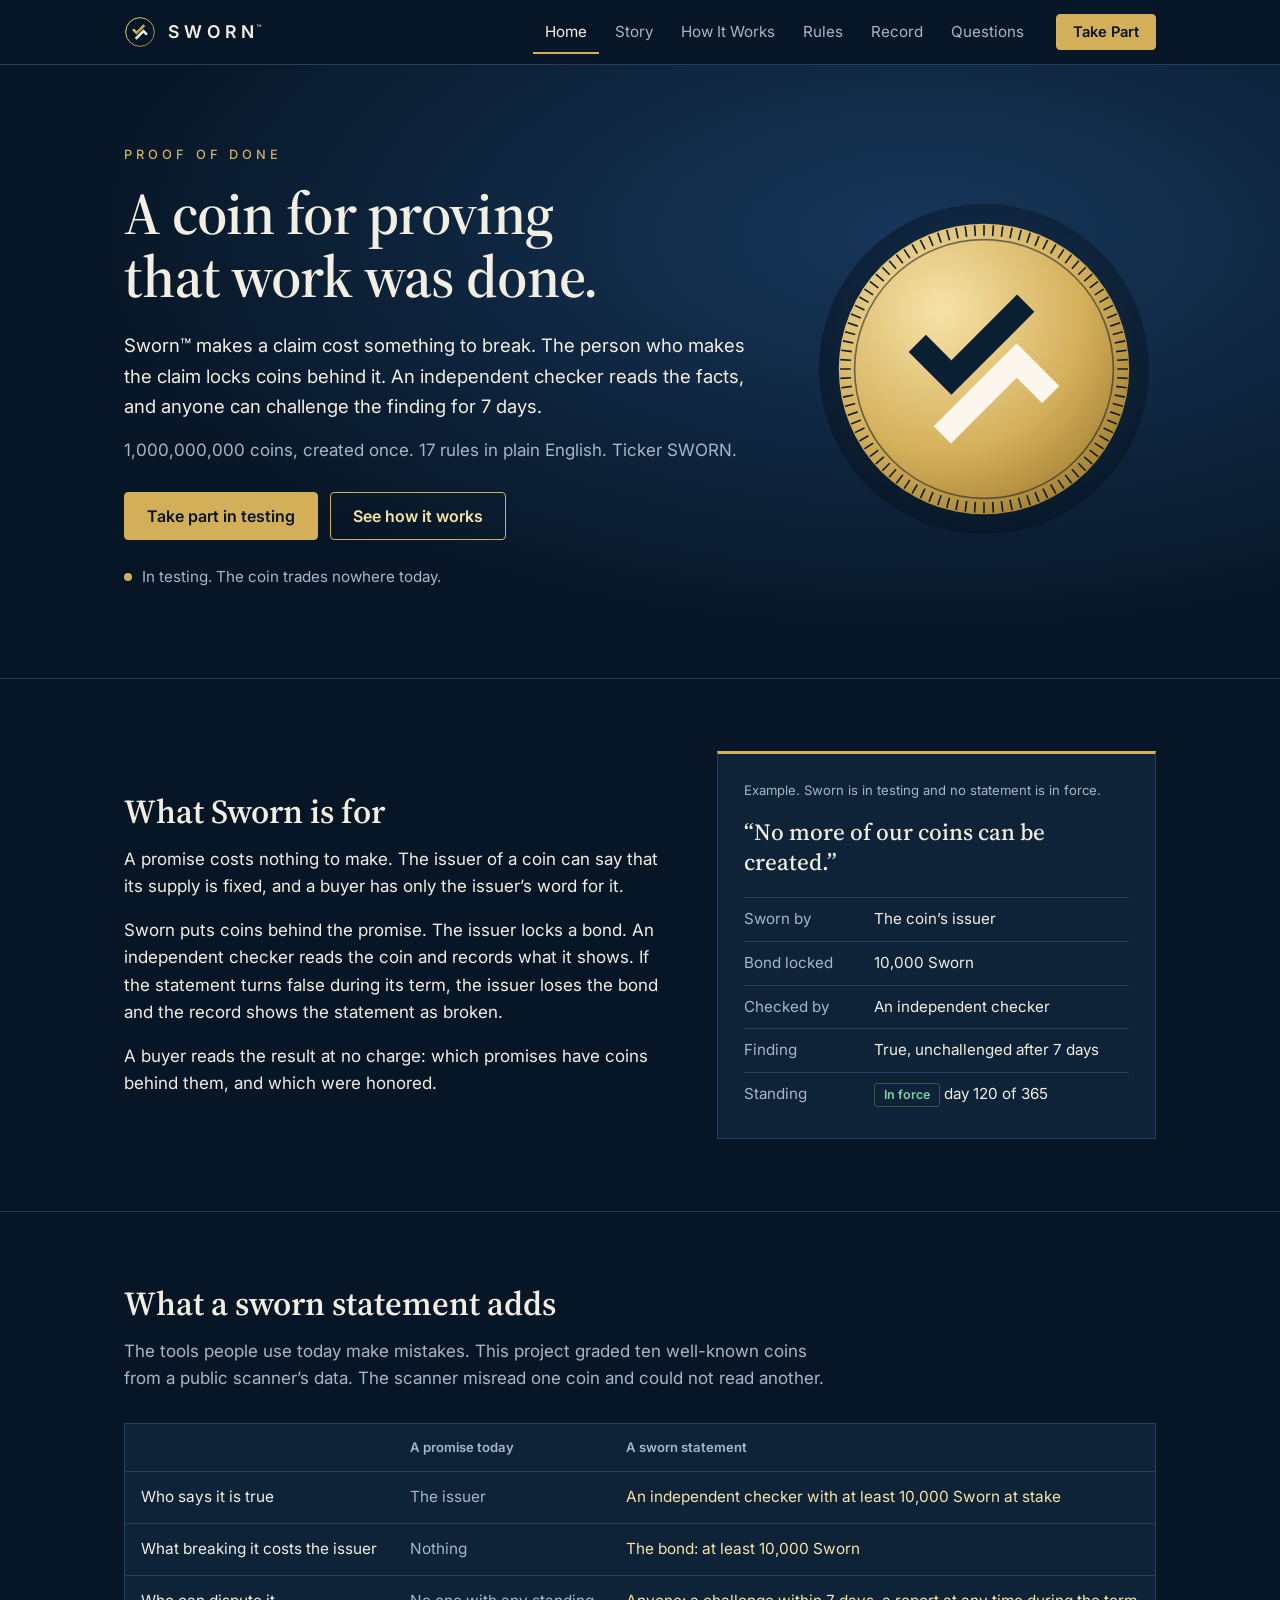
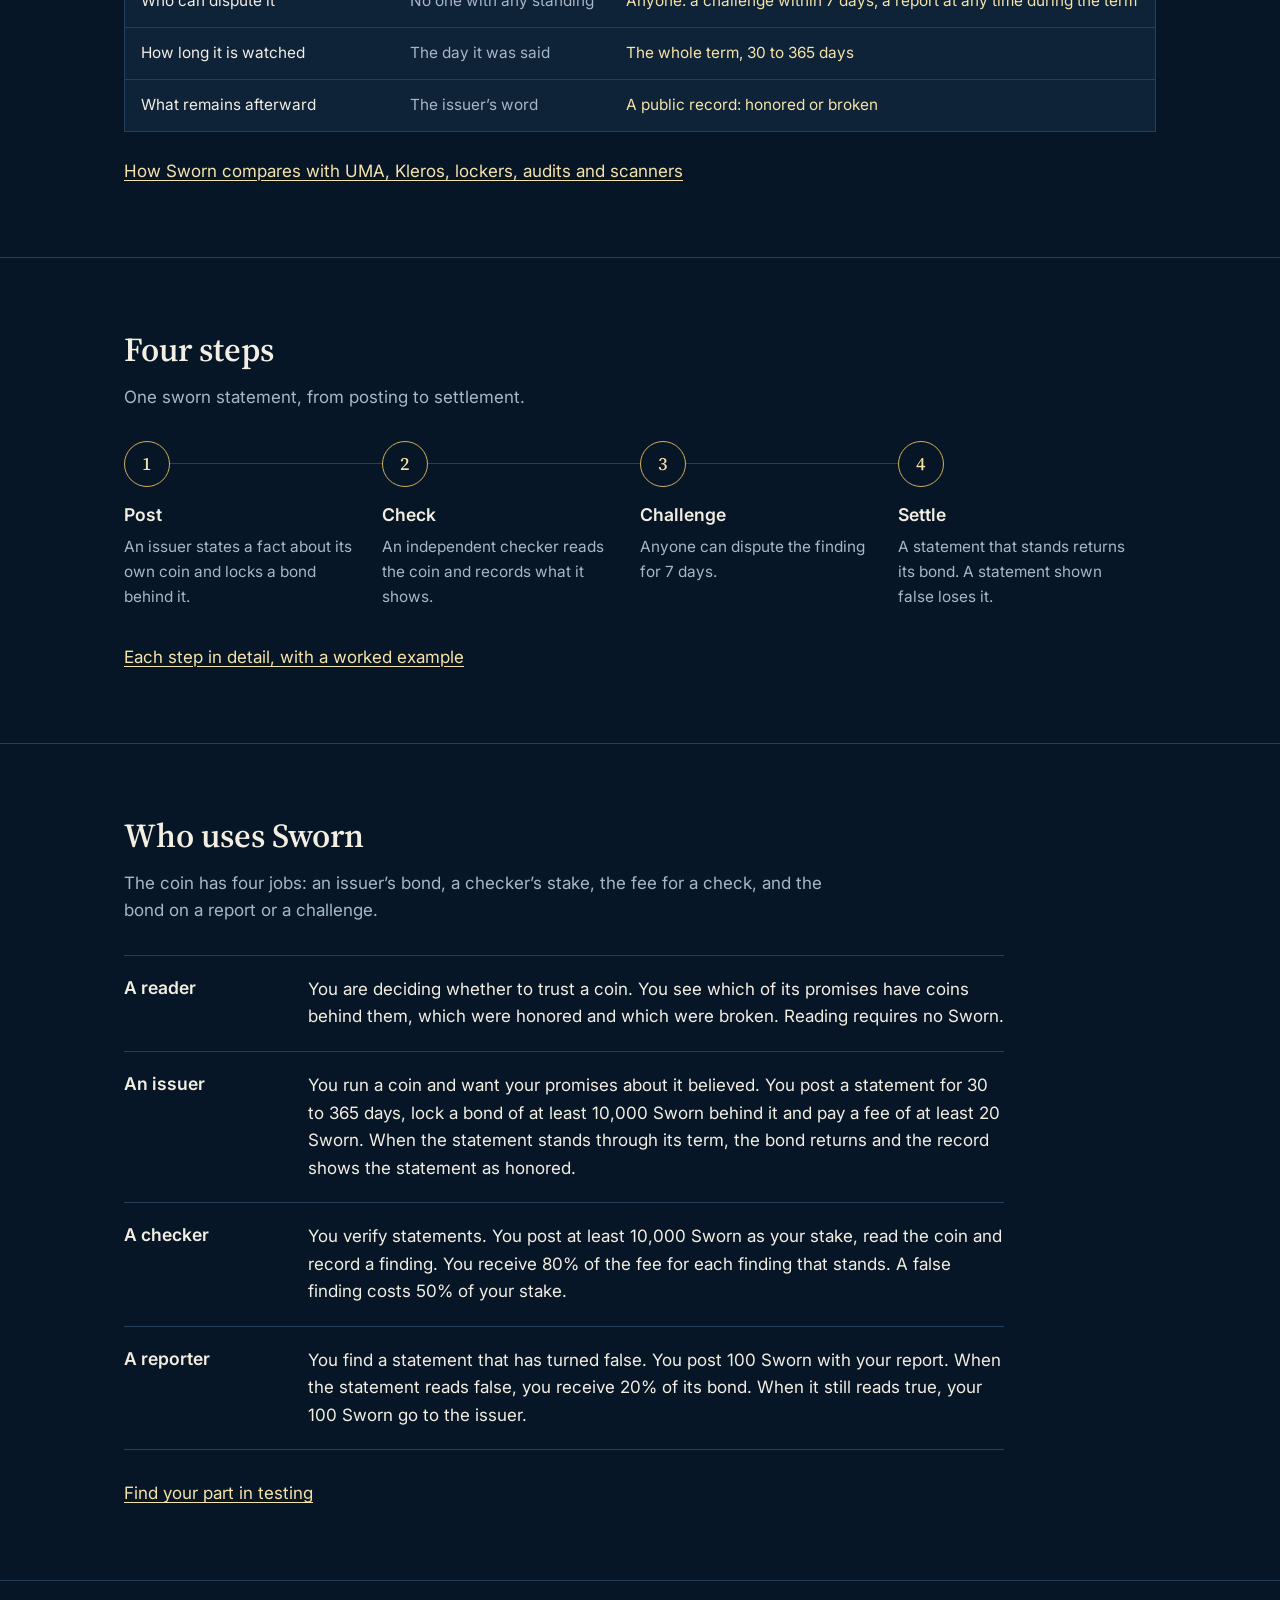
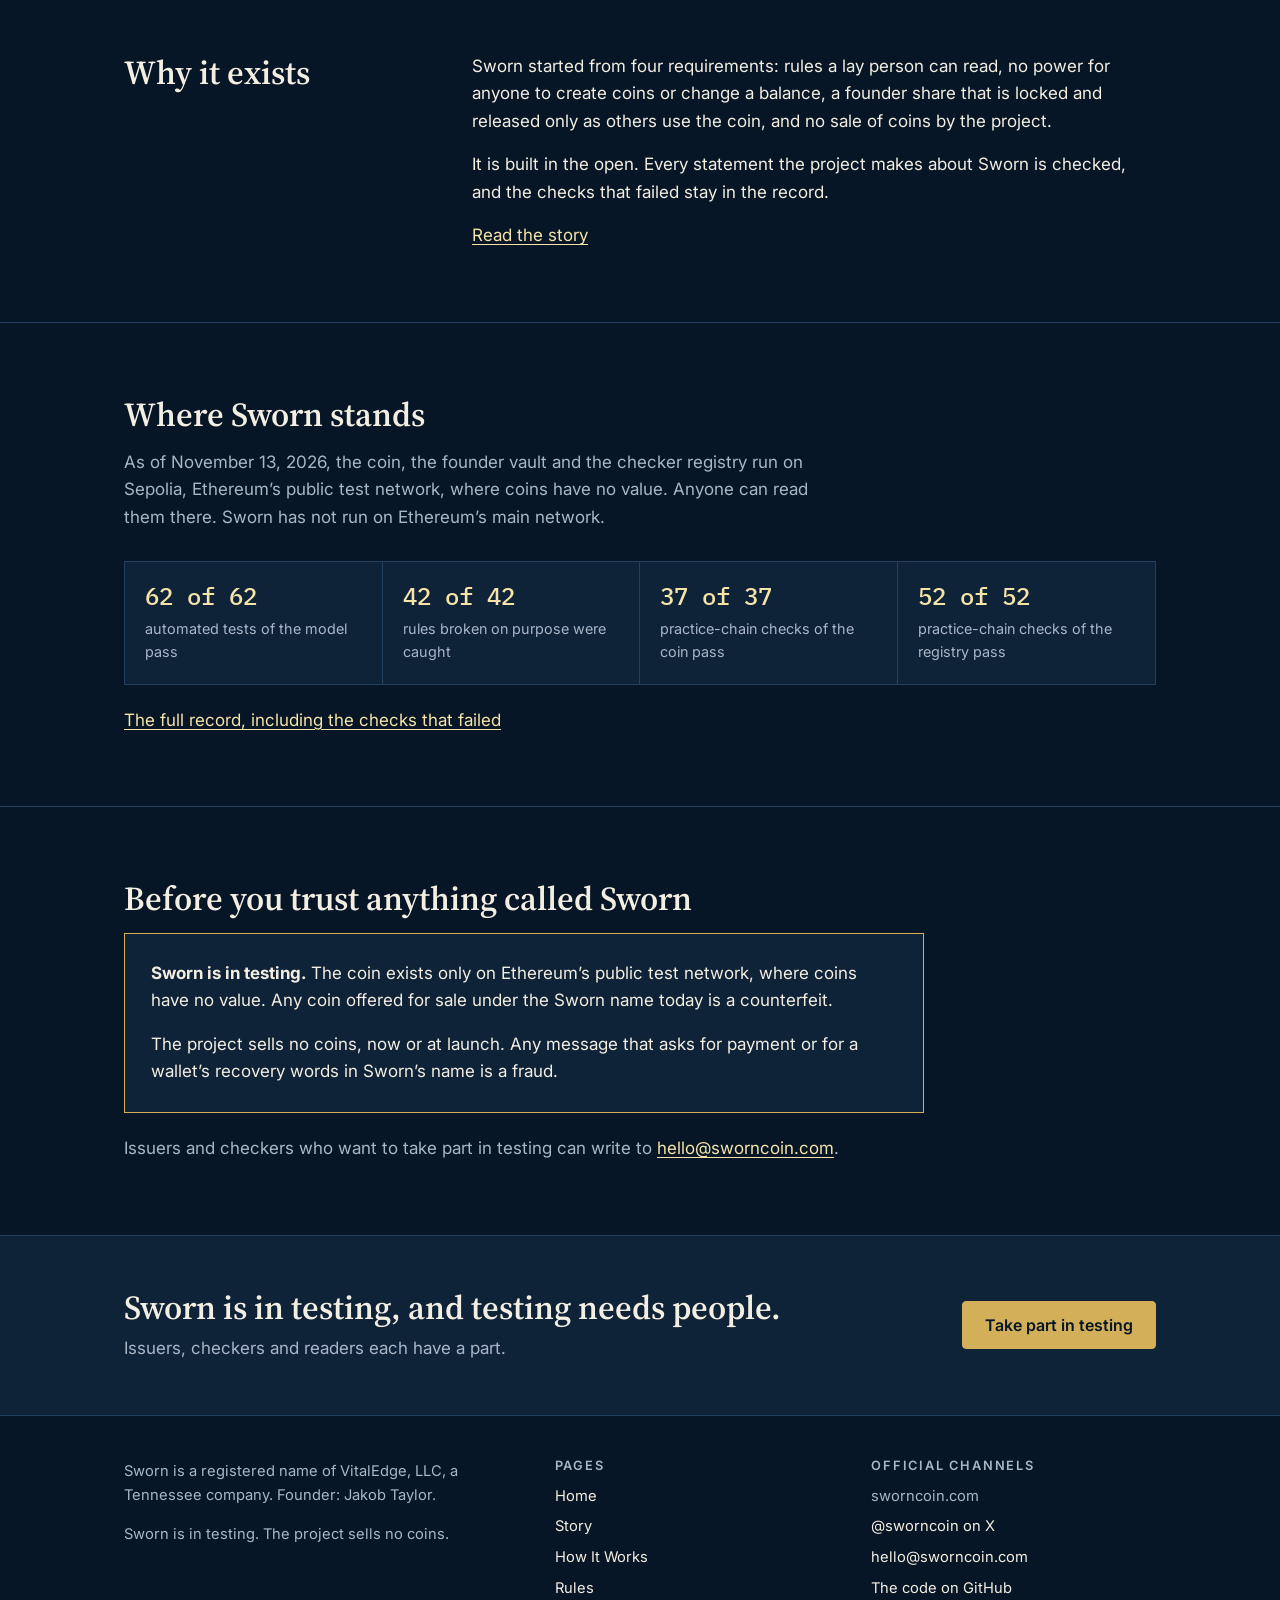
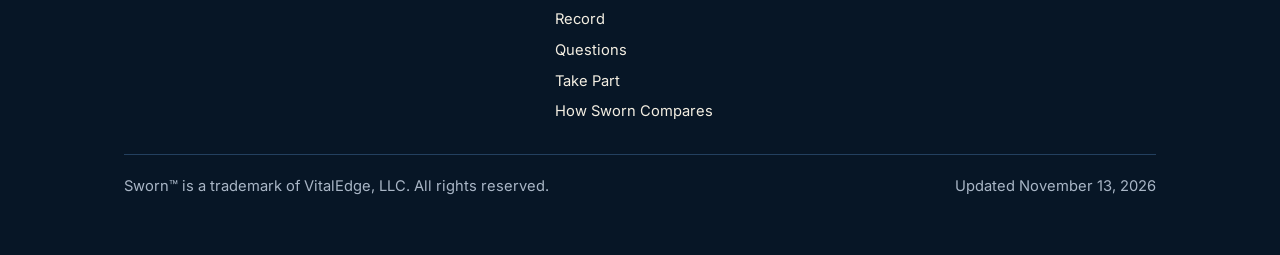
<file: index.html>
<!DOCTYPE html>
<html lang="en">
<head>
<meta charset="utf-8">
<meta name="viewport" content="width=device-width, initial-scale=1">
<title>Sworn™ | A Coin for Proving That Work Was Done</title>
<meta name="description" content="Sworn is a coin for proving that a claim is true: a bond, an independent check and a 7-day challenge. Fixed supply of 1 billion. In testing now.">
<link rel="canonical" href="https://sworncoin.com/">
<link rel="icon" type="image/svg+xml" href="favicon.svg">
<link rel="apple-touch-icon" href="sworn-profile-800.png">
<meta property="og:type" content="website">
<meta property="og:site_name" content="Sworn">
<meta property="og:url" content="https://sworncoin.com/">
<meta property="og:title" content="Sworn™ | A Coin for Proving That Work Was Done">
<meta property="og:description" content="Sworn is a coin for proving that a claim is true: a bond, an independent check and a 7-day challenge. Fixed supply of 1 billion. In testing now.">
<meta property="og:image" content="https://sworncoin.com/sworn-share-1200x630.png">
<meta property="og:image:width" content="1200">
<meta property="og:image:height" content="630">
<meta property="og:image:alt" content="The Sworn coin beside the words Sworn, Proof of Done">
<meta name="twitter:card" content="summary_large_image">
<meta name="twitter:site" content="@sworncoin">
<meta name="theme-color" content="#071626">
<link rel="preconnect" href="https://fonts.googleapis.com">
<link rel="preconnect" href="https://fonts.gstatic.com" crossorigin>
<link href="https://fonts.googleapis.com/css2?family=IBM+Plex+Mono:wght@400;500&family=Inter:wght@400;500;600&family=Source+Serif+4:opsz,wght@8..60,500;8..60,600&display=swap" rel="stylesheet">
<link rel="stylesheet" href="site.css">
<script type="application/ld+json">{"@context":"https://schema.org","@type":"Organization","name":"Sworn","legalName":"VITALEDGE, LLC","url":"https://sworncoin.com/","logo":"https://sworncoin.com/sworn-profile-800.png","email":"hello@sworncoin.com","founder":{"@type":"Person","name":"Jakob Taylor"},"sameAs":["https://x.com/sworncoin"]}</script>
</head>
<body>
<a class="skip" href="#main">Go to the main text</a>
<header class="top"><div class="wrap">
  <a class="brand" href="./" aria-label="Sworn, home"><svg width="32" height="32" viewBox="0 0 1000 1000" aria-hidden="true"><defs><linearGradient id="mg" x1="0" y1="0" x2="1" y2="1"><stop offset="0" stop-color="#F6E3A8"/><stop offset=".5" stop-color="#D4AF5A"/><stop offset="1" stop-color="#9C7526"/></linearGradient></defs><circle cx="500" cy="500" r="448" fill="none" stroke="url(#mg)" stroke-width="30"/><g transform="translate(500 500) scale(.92) translate(-500 -500)"><path d="M265 410 L385 530 L647 268" fill="none" stroke="url(#mg)" stroke-width="84"/><path d="M735 590 L615 470 L353 732" fill="none" stroke="#F3EEE2" stroke-width="84"/></g></svg><span>SWORN<sup>™</sup></span></a>
  <nav aria-label="Main"><ul><li><a href="./" aria-current="page">Home</a></li><li><a href="story/">Story</a></li><li><a href="how-it-works/">How It Works</a></li><li><a href="rules/">Rules</a></li><li><a href="record/">Record</a></li><li><a href="questions/">Questions</a></li></ul></nav>
  <a class="btn primary small" href="take-part/">Take Part</a>
</div></header>
<main id="main">

<div class="hero"><div class="wrap">
  <div>
    <p class="eyebrow">Proof of Done</p>
    <h1>A coin for proving that work was done.</h1>
    <p class="lede">Sworn™ makes a claim cost something to break. The person who makes the claim locks coins behind it. An independent checker reads the facts, and anyone can challenge the finding for 7 days.</p>
    <p class="facts">1,000,000,000 coins, created once. 17 rules in plain English. Ticker SWORN.</p>
    <div class="actions"><a class="btn primary" href="take-part/">Take part in testing</a><a class="btn quiet" href="how-it-works/">See how it works</a></div>
    <span class="status">In testing. The coin trades nowhere today.</span>
  </div>
  <img src="sworn-coin.svg" width="330" height="330" alt="The Sworn coin: two interlocked check marks on a gold face">
</div></div>

<section aria-labelledby="h-purpose"><div class="wrap two">
  <div class="prose">
    <h2 id="h-purpose">What Sworn is for</h2>
    <p>A promise costs nothing to make. The issuer of a coin can say that its supply is fixed, and a buyer has only the issuer’s word for it.</p>
    <p>Sworn puts coins behind the promise. The issuer locks a bond. An independent checker reads the coin and records what it shows. If the statement turns false during its term, the issuer loses the bond and the record shows the statement as broken.</p>
    <p>A buyer reads the result at no charge: which promises have coins behind them, and which were honored.</p>
  </div>
  <figure class="scard" aria-label="An example of a sworn statement as a reader sees it">
    <figcaption>Example. Sworn is in testing and no statement is in force.</figcaption>
    <p class="st">“No more of our coins can be created.”</p>
    <dl>
      <div><dt>Sworn by</dt><dd>The coin’s issuer</dd></div>
      <div><dt>Bond locked</dt><dd>10,000 Sworn</dd></div>
      <div><dt>Checked by</dt><dd>An independent checker</dd></div>
      <div><dt>Finding</dt><dd>True, unchallenged after 7 days</dd></div>
      <div><dt>Standing</dt><dd><span class="chip good">In force</span> day 120 of 365</dd></div>
    </dl>
  </figure>
</div></section>

<section aria-labelledby="h-compare"><div class="wrap">
  <h2 id="h-compare">What a sworn statement adds</h2>
  <p class="sub">The tools people use today make mistakes. This project graded ten well-known coins from a public scanner’s data. The scanner misread one coin and could not read another.</p>
  <div class="scroll"><table><thead><tr><th scope="col"></th><th scope="col">A promise today</th><th scope="col">A sworn statement</th></tr></thead><tbody>
  <tr><td data-l="Question">Who says it is true</td><td data-l="A promise today" class="muted">The issuer</td><td data-l="A sworn statement" class="sw">An independent checker with at least 10,000 Sworn at stake</td></tr><tr><td data-l="Question">What breaking it costs the issuer</td><td data-l="A promise today" class="muted">Nothing</td><td data-l="A sworn statement" class="sw">The bond: at least 10,000 Sworn</td></tr><tr><td data-l="Question">Who can dispute it</td><td data-l="A promise today" class="muted">No one with any standing</td><td data-l="A sworn statement" class="sw">Anyone: a challenge within 7 days, a report at any time during the term</td></tr><tr><td data-l="Question">How long it is watched</td><td data-l="A promise today" class="muted">The day it was said</td><td data-l="A sworn statement" class="sw">The whole term, 30 to 365 days</td></tr><tr><td data-l="Question">What remains afterward</td><td data-l="A promise today" class="muted">The issuer’s word</td><td data-l="A sworn statement" class="sw">A public record: honored or broken</td></tr>
  </tbody></table></div>
  <p style="margin:0"><a href="compare/">How Sworn compares with UMA, Kleros, lockers, audits and scanners</a></p>
</div></section>

<section aria-labelledby="h-flow"><div class="wrap">
  <h2 id="h-flow">Four steps</h2>
  <p class="sub">One sworn statement, from posting to settlement.</p>
  <ol class="flow"><li><h3>Post</h3><p>An issuer states a fact about its own coin and locks a bond behind it.</p></li><li><h3>Check</h3><p>An independent checker reads the coin and records what it shows.</p></li><li><h3>Challenge</h3><p>Anyone can dispute the finding for 7 days.</p></li><li><h3>Settle</h3><p>A statement that stands returns its bond. A statement shown false loses it.</p></li></ol>
  <p style="margin:34px 0 0"><a href="how-it-works/">Each step in detail, with a worked example</a></p>
</div></section>

<section aria-labelledby="h-uses"><div class="wrap">
  <h2 id="h-uses">Who uses Sworn</h2>
  <p class="sub">The coin has four jobs: an issuer’s bond, a checker’s stake, the fee for a check, and the bond on a report or a challenge.</p>
  <ul class="rows"><li><h3>A reader</h3><p>You are deciding whether to trust a coin. You see which of its promises have coins behind them, which were honored and which were broken. Reading requires no Sworn.</p></li><li><h3>An issuer</h3><p>You run a coin and want your promises about it believed. You post a statement for 30 to 365 days, lock a bond of at least 10,000 Sworn behind it and pay a fee of at least 20 Sworn. When the statement stands through its term, the bond returns and the record shows the statement as honored.</p></li><li><h3>A checker</h3><p>You verify statements. You post at least 10,000 Sworn as your stake, read the coin and record a finding. You receive 80% of the fee for each finding that stands. A false finding costs 50% of your stake.</p></li><li><h3>A reporter</h3><p>You find a statement that has turned false. You post 100 Sworn with your report. When the statement reads false, you receive 20% of its bond. When it still reads true, your 100 Sworn go to the issuer.</p></li></ul>
  <p style="margin:30px 0 0"><a href="take-part/">Find your part in testing</a></p>
</div></section>

<section aria-labelledby="h-story"><div class="wrap split">
  <h2 id="h-story">Why it exists</h2>
  <div class="prose">
    <p>Sworn started from four requirements: rules a lay person can read, no power for anyone to create coins or change a balance, a founder share that is locked and released only as others use the coin, and no sale of coins by the project.</p>
    <p>It is built in the open. Every statement the project makes about Sworn is checked, and the checks that failed stay in the record.</p>
    <p style="margin:0"><a href="story/">Read the story</a></p>
  </div>
</div></section>

<section aria-labelledby="h-standing"><div class="wrap">
  <h2 id="h-standing">Where Sworn stands</h2>
  <p class="sub">As of November 13, 2026, the coin, the founder vault and the checker registry run on Sepolia, Ethereum’s public test network, where coins have no value. Anyone can read them there. Sworn has not run on Ethereum’s main network.</p>
  <dl class="figs">
  <div><dd>62 of 62</dd><dt>automated tests of the model pass</dt></div>
  <div><dd>42 of 42</dd><dt>rules broken on purpose were caught</dt></div>
  <div><dd>37 of 37</dd><dt>practice-chain checks of the coin pass</dt></div>
  <div><dd>52 of 52</dd><dt>practice-chain checks of the registry pass</dt></div>
</dl>
  <p style="margin:0"><a href="record/">The full record, including the checks that failed</a></p>
</div></section>

<section aria-labelledby="h-official"><div class="wrap">
  <h2 id="h-official">Before you trust anything called Sworn</h2>
  <div class="notice">
    <p><strong>Sworn is in testing.</strong> The coin exists only on Ethereum’s public test network, where coins have no value. Any coin offered for sale under the Sworn name today is a counterfeit.</p>
    <p>The project sells no coins, now or at launch. Any message that asks for payment or for a wallet’s recovery words in Sworn’s name is a fraud.</p>
  </div>
  <p style="margin:22px 0 0" class="muted">Issuers and checkers who want to take part in testing can write to <a href="mailto:hello@sworncoin.com">hello@sworncoin.com</a>.</p>
</div></section>

<section class="tight band" aria-labelledby="h-cta"><div class="wrap cta"><div><h2 id="h-cta">Sworn is in testing, and testing needs people.</h2><p class="muted" style="margin:8px 0 0">Issuers, checkers and readers each have a part.</p></div><a class="btn primary" href="take-part/">Take part in testing</a></div></section>
</main>
<footer><div class="wrap">
  <div class="cols">
    <div><p style="max-width:38ch">Sworn is a registered name of VitalEdge, LLC, a Tennessee company. Founder: Jakob Taylor.</p><p>Sworn is in testing. The project sells no coins.</p></div>
    <div><h2>Pages</h2><ul><li><a href="./">Home</a></li><li><a href="story/">Story</a></li><li><a href="how-it-works/">How It Works</a></li><li><a href="rules/">Rules</a></li><li><a href="record/">Record</a></li><li><a href="questions/">Questions</a></li><li><a href="take-part/">Take Part</a></li><li><a href="compare/">How Sworn Compares</a></li></ul></div>
    <div><h2>Official Channels</h2><ul><li>sworncoin.com</li><li><a href="https://x.com/sworncoin" rel="noopener">@sworncoin on X</a></li><li><a href="mailto:hello@sworncoin.com">hello@sworncoin.com</a></li><li><a href="https://github.com/twimjakob1/sworn" rel="noopener">The code on GitHub</a></li></ul></div>
  </div>
  <div class="fine"><span>Sworn™ is a trademark of VitalEdge, LLC. All rights reserved.</span><span>Updated November 13, 2026</span></div>
</div></footer>
</body>
</html>
</file>
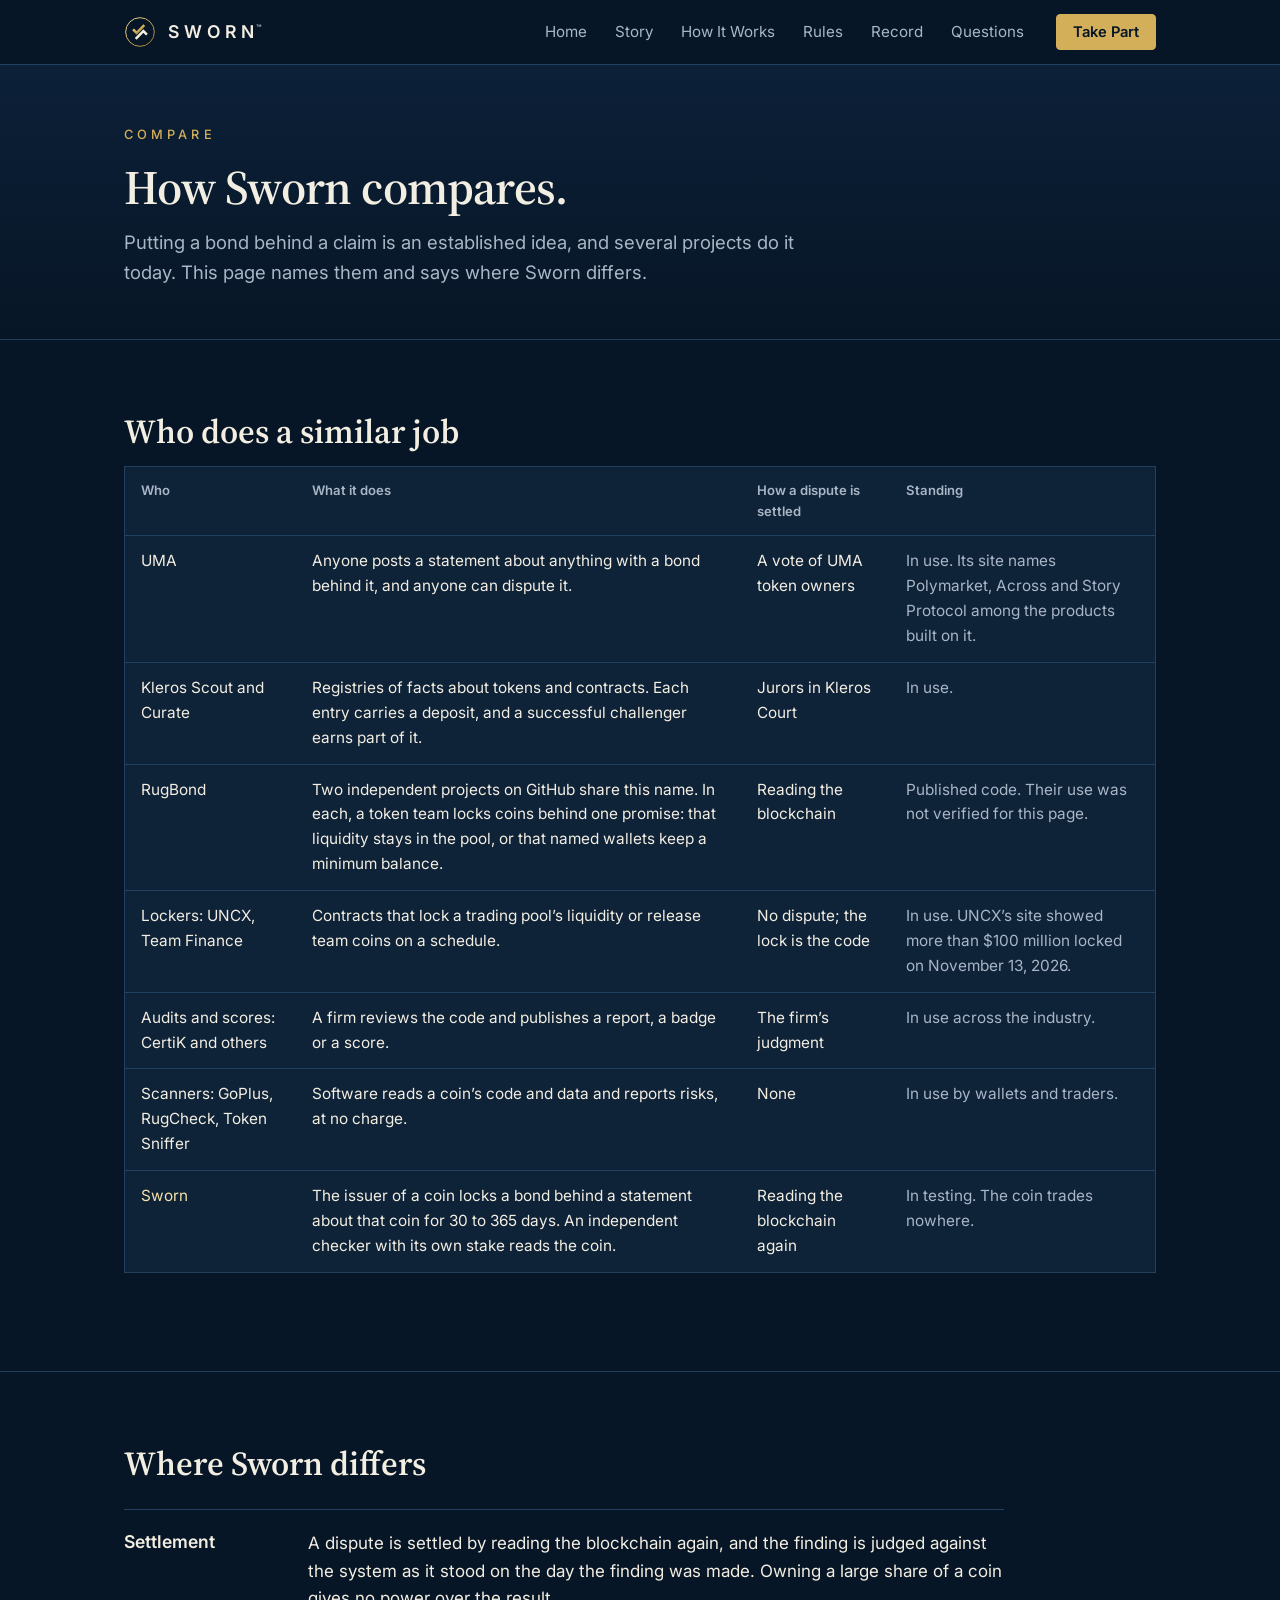
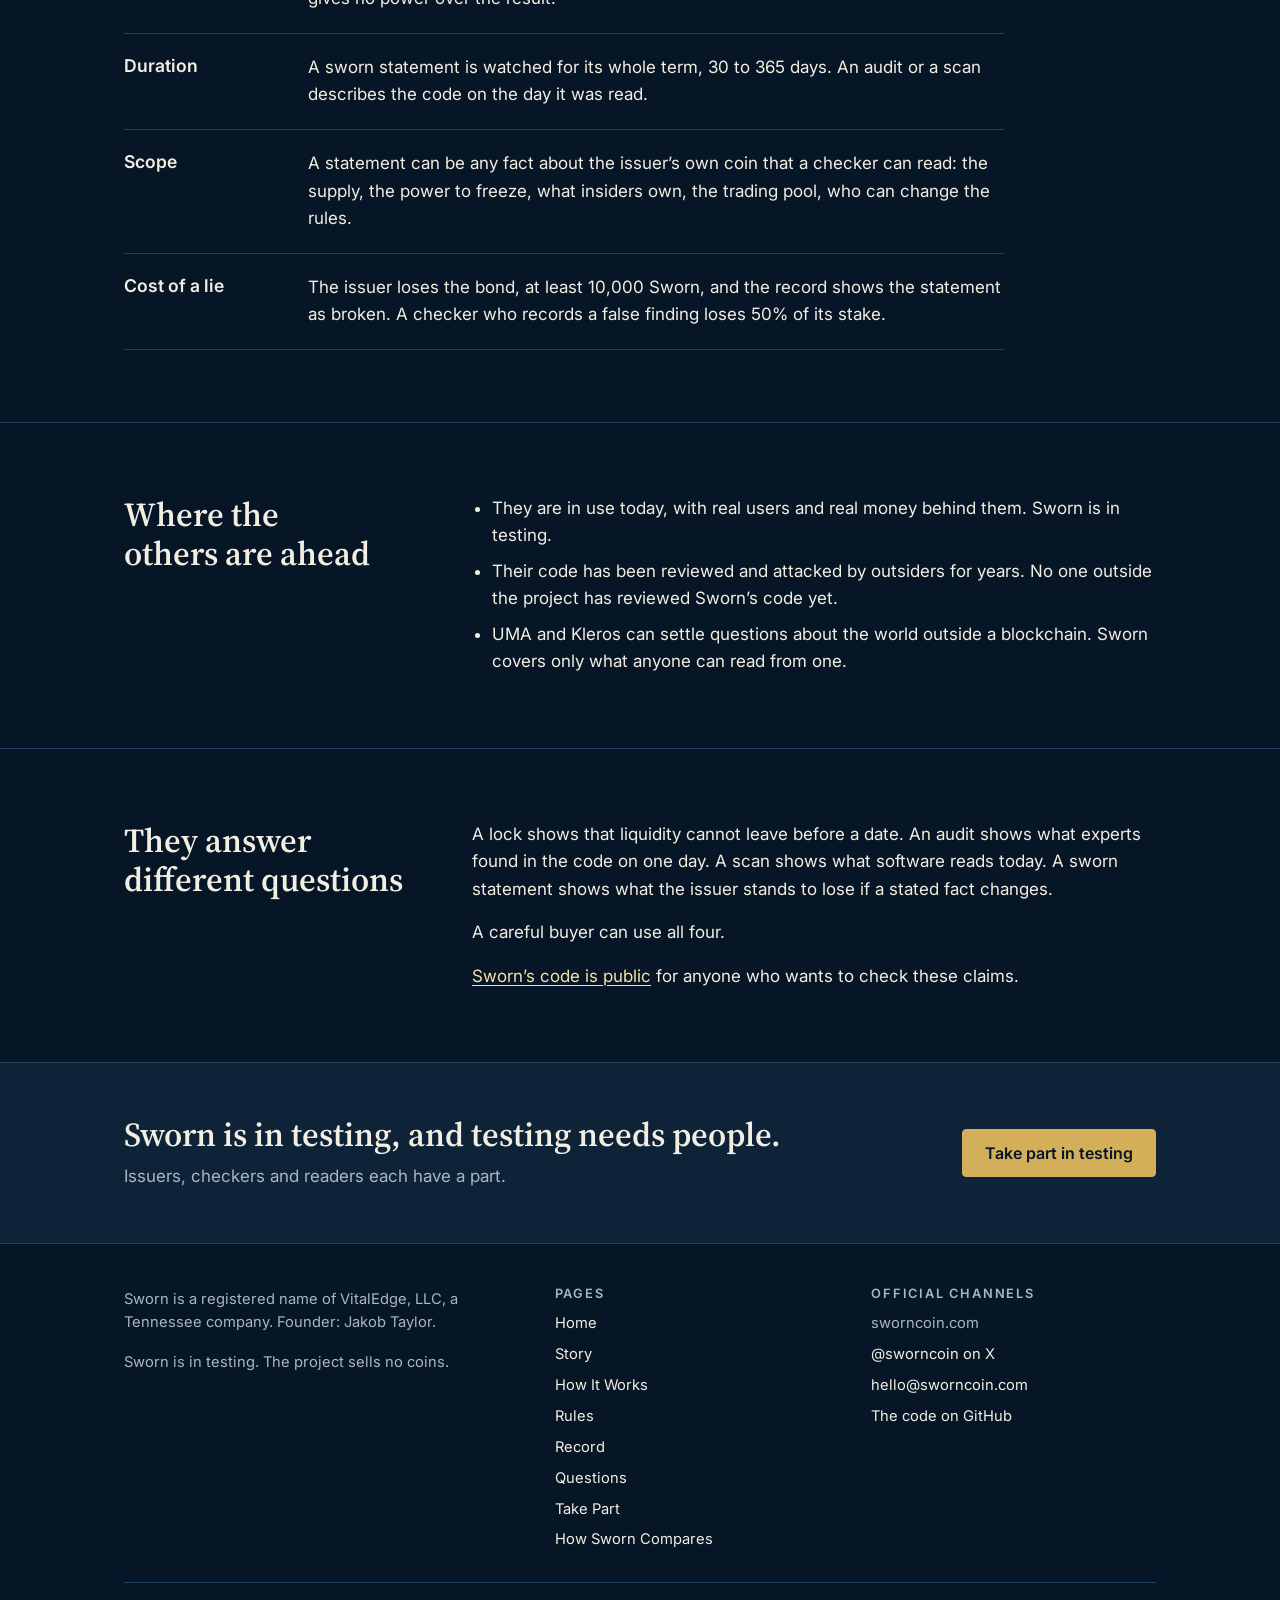
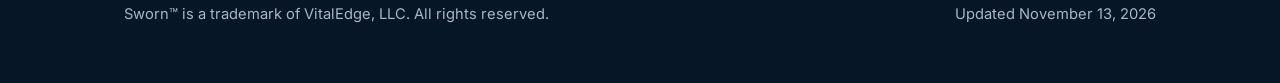
<file: compare/index.html>
<!DOCTYPE html>
<html lang="en">
<head>
<meta charset="utf-8">
<meta name="viewport" content="width=device-width, initial-scale=1">
<title>How Sworn Compares | UMA, Kleros, Lockers, Audits and Scanners</title>
<meta name="description" content="How Sworn compares with UMA, Kleros, RugBond, liquidity lockers, audits and token scanners, and where each is ahead.">
<link rel="canonical" href="https://sworncoin.com/compare/">
<link rel="icon" type="image/svg+xml" href="../favicon.svg">
<link rel="apple-touch-icon" href="../sworn-profile-800.png">
<meta property="og:type" content="website">
<meta property="og:site_name" content="Sworn">
<meta property="og:url" content="https://sworncoin.com/compare/">
<meta property="og:title" content="How Sworn Compares | UMA, Kleros, Lockers, Audits and Scanners">
<meta property="og:description" content="How Sworn compares with UMA, Kleros, RugBond, liquidity lockers, audits and token scanners, and where each is ahead.">
<meta property="og:image" content="https://sworncoin.com/sworn-share-1200x630.png">
<meta property="og:image:width" content="1200">
<meta property="og:image:height" content="630">
<meta property="og:image:alt" content="The Sworn coin beside the words Sworn, Proof of Done">
<meta name="twitter:card" content="summary_large_image">
<meta name="twitter:site" content="@sworncoin">
<meta name="theme-color" content="#071626">
<link rel="preconnect" href="https://fonts.googleapis.com">
<link rel="preconnect" href="https://fonts.gstatic.com" crossorigin>
<link href="https://fonts.googleapis.com/css2?family=IBM+Plex+Mono:wght@400;500&family=Inter:wght@400;500;600&family=Source+Serif+4:opsz,wght@8..60,500;8..60,600&display=swap" rel="stylesheet">
<link rel="stylesheet" href="../site.css">
<script type="application/ld+json">{"@context":"https://schema.org","@type":"Organization","name":"Sworn","legalName":"VITALEDGE, LLC","url":"https://sworncoin.com/","logo":"https://sworncoin.com/sworn-profile-800.png","email":"hello@sworncoin.com","founder":{"@type":"Person","name":"Jakob Taylor"},"sameAs":["https://x.com/sworncoin"]}</script>
</head>
<body>
<a class="skip" href="#main">Go to the main text</a>
<header class="top"><div class="wrap">
  <a class="brand" href="../" aria-label="Sworn, home"><svg width="32" height="32" viewBox="0 0 1000 1000" aria-hidden="true"><defs><linearGradient id="mg" x1="0" y1="0" x2="1" y2="1"><stop offset="0" stop-color="#F6E3A8"/><stop offset=".5" stop-color="#D4AF5A"/><stop offset="1" stop-color="#9C7526"/></linearGradient></defs><circle cx="500" cy="500" r="448" fill="none" stroke="url(#mg)" stroke-width="30"/><g transform="translate(500 500) scale(.92) translate(-500 -500)"><path d="M265 410 L385 530 L647 268" fill="none" stroke="url(#mg)" stroke-width="84"/><path d="M735 590 L615 470 L353 732" fill="none" stroke="#F3EEE2" stroke-width="84"/></g></svg><span>SWORN<sup>™</sup></span></a>
  <nav aria-label="Main"><ul><li><a href="../">Home</a></li><li><a href="../story/">Story</a></li><li><a href="../how-it-works/">How It Works</a></li><li><a href="../rules/">Rules</a></li><li><a href="../record/">Record</a></li><li><a href="../questions/">Questions</a></li></ul></nav>
  <a class="btn primary small" href="../take-part/">Take Part</a>
</div></header>
<main id="main">

<div class="pagehead"><div class="wrap">
  <p class="eyebrow">Compare</p>
  <h1>How Sworn compares.</h1>
  <p class="lede">Putting a bond behind a claim is an established idea, and several projects do it today. This page names them and says where Sworn differs.</p>
</div></div>

<section aria-labelledby="c-others"><div class="wrap">
  <h2 id="c-others">Who does a similar job</h2>
  <div class="scroll"><table><thead><tr><th scope="col">Who</th><th scope="col">What it does</th><th scope="col">How a dispute is settled</th><th scope="col">Standing</th></tr></thead><tbody>
  <tr><td data-l="Who">UMA</td><td data-l="What it does" class="plainv">Anyone posts a statement about anything with a bond behind it, and anyone can dispute it.</td><td data-l="Dispute settled by">A vote of UMA token owners</td><td data-l="Standing" class="plainv muted">In use. Its site names Polymarket, Across and Story Protocol among the products built on it.</td></tr><tr><td data-l="Who">Kleros Scout and Curate</td><td data-l="What it does" class="plainv">Registries of facts about tokens and contracts. Each entry carries a deposit, and a successful challenger earns part of it.</td><td data-l="Dispute settled by">Jurors in Kleros Court</td><td data-l="Standing" class="plainv muted">In use.</td></tr><tr><td data-l="Who">RugBond</td><td data-l="What it does" class="plainv">Two independent projects on GitHub share this name. In each, a token team locks coins behind one promise: that liquidity stays in the pool, or that named wallets keep a minimum balance.</td><td data-l="Dispute settled by">Reading the blockchain</td><td data-l="Standing" class="plainv muted">Published code. Their use was not verified for this page.</td></tr><tr><td data-l="Who">Lockers: UNCX, Team Finance</td><td data-l="What it does" class="plainv">Contracts that lock a trading pool’s liquidity or release team coins on a schedule.</td><td data-l="Dispute settled by">No dispute; the lock is the code</td><td data-l="Standing" class="plainv muted">In use. UNCX’s site showed more than $100 million locked on November 13, 2026.</td></tr><tr><td data-l="Who">Audits and scores: CertiK and others</td><td data-l="What it does" class="plainv">A firm reviews the code and publishes a report, a badge or a score.</td><td data-l="Dispute settled by">The firm’s judgment</td><td data-l="Standing" class="plainv muted">In use across the industry.</td></tr><tr><td data-l="Who">Scanners: GoPlus, RugCheck, Token Sniffer</td><td data-l="What it does" class="plainv">Software reads a coin’s code and data and reports risks, at no charge.</td><td data-l="Dispute settled by">None</td><td data-l="Standing" class="plainv muted">In use by wallets and traders.</td></tr>
  <tr><td data-l="Who" style="color:var(--pale)">Sworn</td><td data-l="What it does" class="plainv">The issuer of a coin locks a bond behind a statement about that coin for 30 to 365 days. An independent checker with its own stake reads the coin.</td><td data-l="Dispute settled by">Reading the blockchain again</td><td data-l="Standing" class="plainv muted">In testing. The coin trades nowhere.</td></tr>
  </tbody></table></div>
</div></section>

<section aria-labelledby="c-diff"><div class="wrap">
  <h2 id="c-diff">Where Sworn differs</h2>
  <ul class="rows" style="margin-top:26px">
    <li><h3>Settlement</h3><p>A dispute is settled by reading the blockchain again, and the finding is judged against the system as it stood on the day the finding was made. Owning a large share of a coin gives no power over the result.</p></li>
    <li><h3>Duration</h3><p>A sworn statement is watched for its whole term, 30 to 365 days. An audit or a scan describes the code on the day it was read.</p></li>
    <li><h3>Scope</h3><p>A statement can be any fact about the issuer’s own coin that a checker can read: the supply, the power to freeze, what insiders own, the trading pool, who can change the rules.</p></li>
    <li><h3>Cost of a lie</h3><p>The issuer loses the bond, at least 10,000 Sworn, and the record shows the statement as broken. A checker who records a false finding loses 50% of its stake.</p></li>
  </ul>
</div></section>

<section aria-labelledby="c-ahead"><div class="wrap split">
  <h2 id="c-ahead">Where the others are ahead</h2>
  <ul class="plain">
    <li>They are in use today, with real users and real money behind them. Sworn is in testing.</li>
    <li>Their code has been reviewed and attacked by outsiders for years. No one outside the project has reviewed Sworn’s code yet.</li>
    <li>UMA and Kleros can settle questions about the world outside a blockchain. Sworn covers only what anyone can read from one.</li>
  </ul>
</div></section>

<section aria-labelledby="c-together"><div class="wrap split">
  <h2 id="c-together">They answer different questions</h2>
  <div class="prose">
    <p>A lock shows that liquidity cannot leave before a date. An audit shows what experts found in the code on one day. A scan shows what software reads today. A sworn statement shows what the issuer stands to lose if a stated fact changes.</p>
    <p>A careful buyer can use all four.</p>
    <p style="margin:0"><a href="https://github.com/twimjakob1/sworn" rel="noopener">Sworn’s code is public</a> for anyone who wants to check these claims.</p>
  </div>
</div></section>

<section class="tight band" aria-labelledby="h-cta"><div class="wrap cta"><div><h2 id="h-cta">Sworn is in testing, and testing needs people.</h2><p class="muted" style="margin:8px 0 0">Issuers, checkers and readers each have a part.</p></div><a class="btn primary" href="../take-part/">Take part in testing</a></div></section>
</main>
<footer><div class="wrap">
  <div class="cols">
    <div><p style="max-width:38ch">Sworn is a registered name of VitalEdge, LLC, a Tennessee company. Founder: Jakob Taylor.</p><p>Sworn is in testing. The project sells no coins.</p></div>
    <div><h2>Pages</h2><ul><li><a href="../">Home</a></li><li><a href="../story/">Story</a></li><li><a href="../how-it-works/">How It Works</a></li><li><a href="../rules/">Rules</a></li><li><a href="../record/">Record</a></li><li><a href="../questions/">Questions</a></li><li><a href="../take-part/">Take Part</a></li><li><a href="../compare/">How Sworn Compares</a></li></ul></div>
    <div><h2>Official Channels</h2><ul><li>sworncoin.com</li><li><a href="https://x.com/sworncoin" rel="noopener">@sworncoin on X</a></li><li><a href="mailto:hello@sworncoin.com">hello@sworncoin.com</a></li><li><a href="https://github.com/twimjakob1/sworn" rel="noopener">The code on GitHub</a></li></ul></div>
  </div>
  <div class="fine"><span>Sworn™ is a trademark of VitalEdge, LLC. All rights reserved.</span><span>Updated November 13, 2026</span></div>
</div></footer>
</body>
</html>
</file>
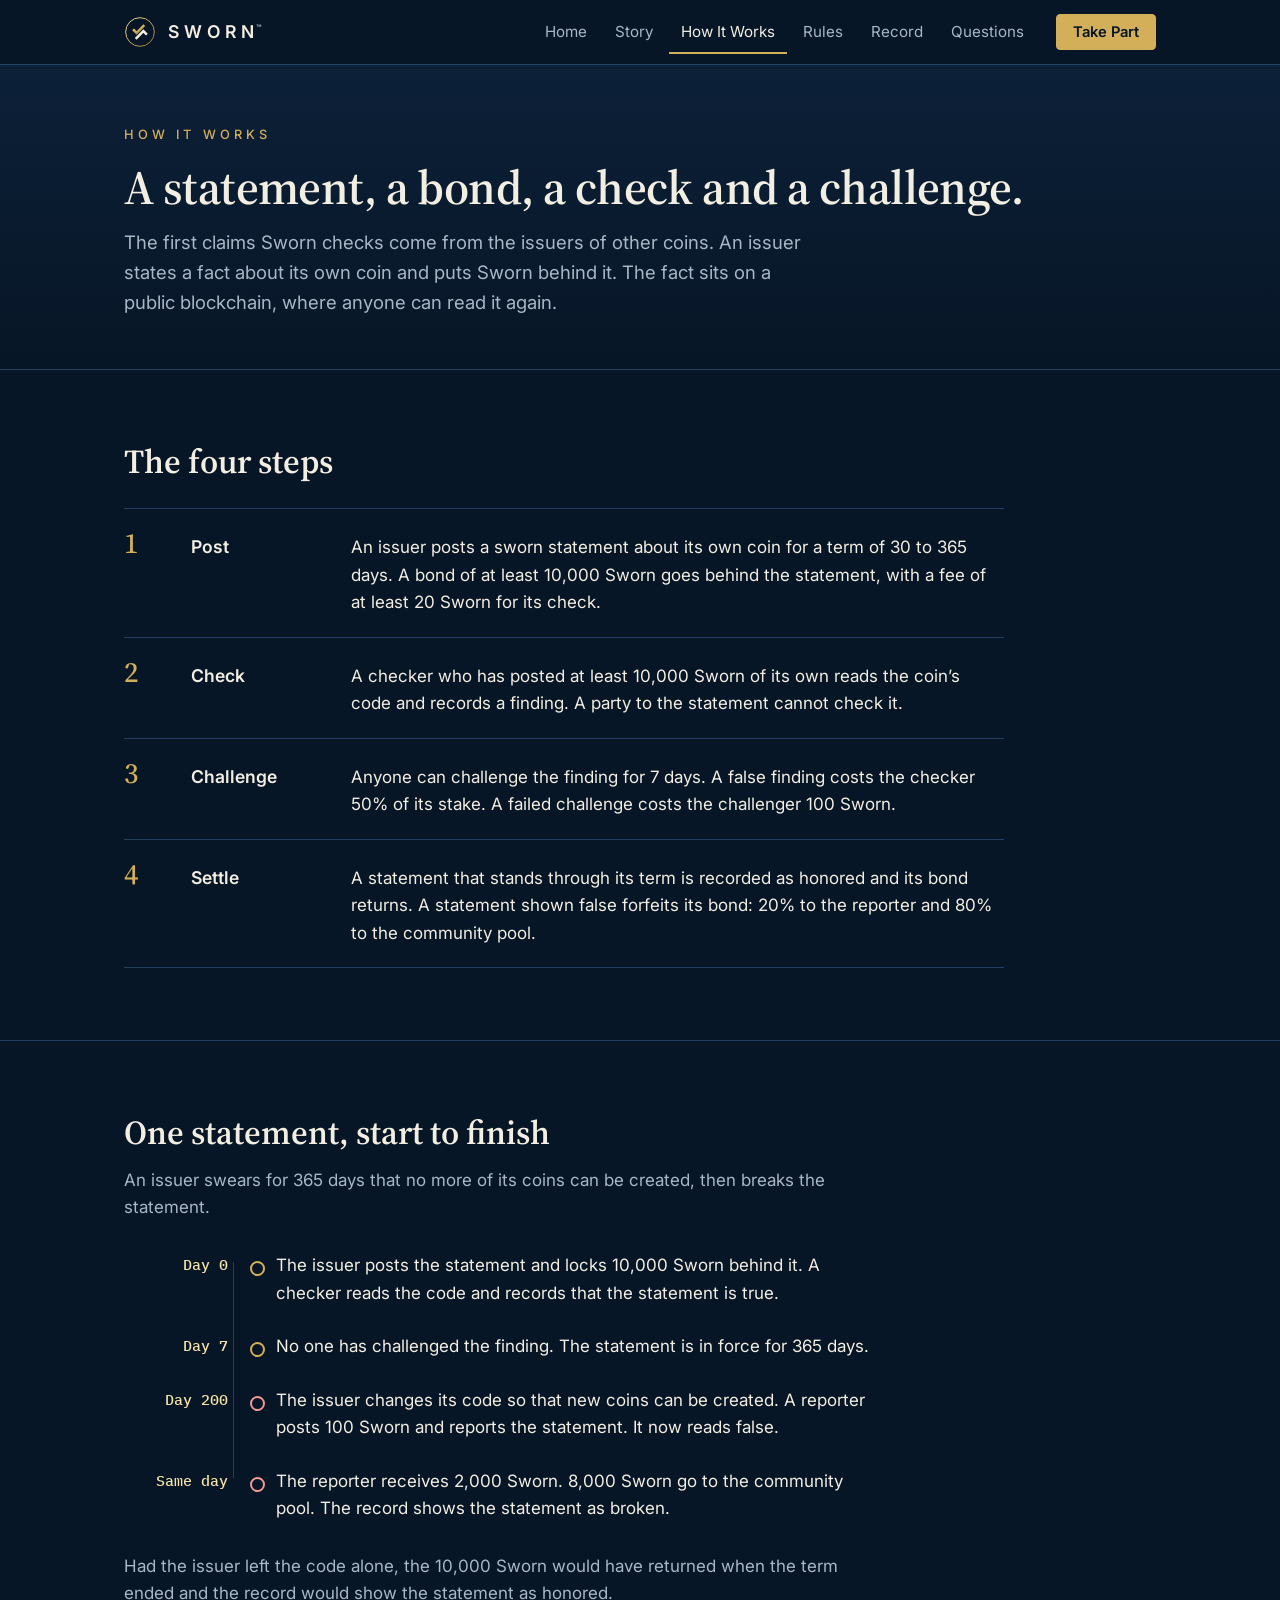
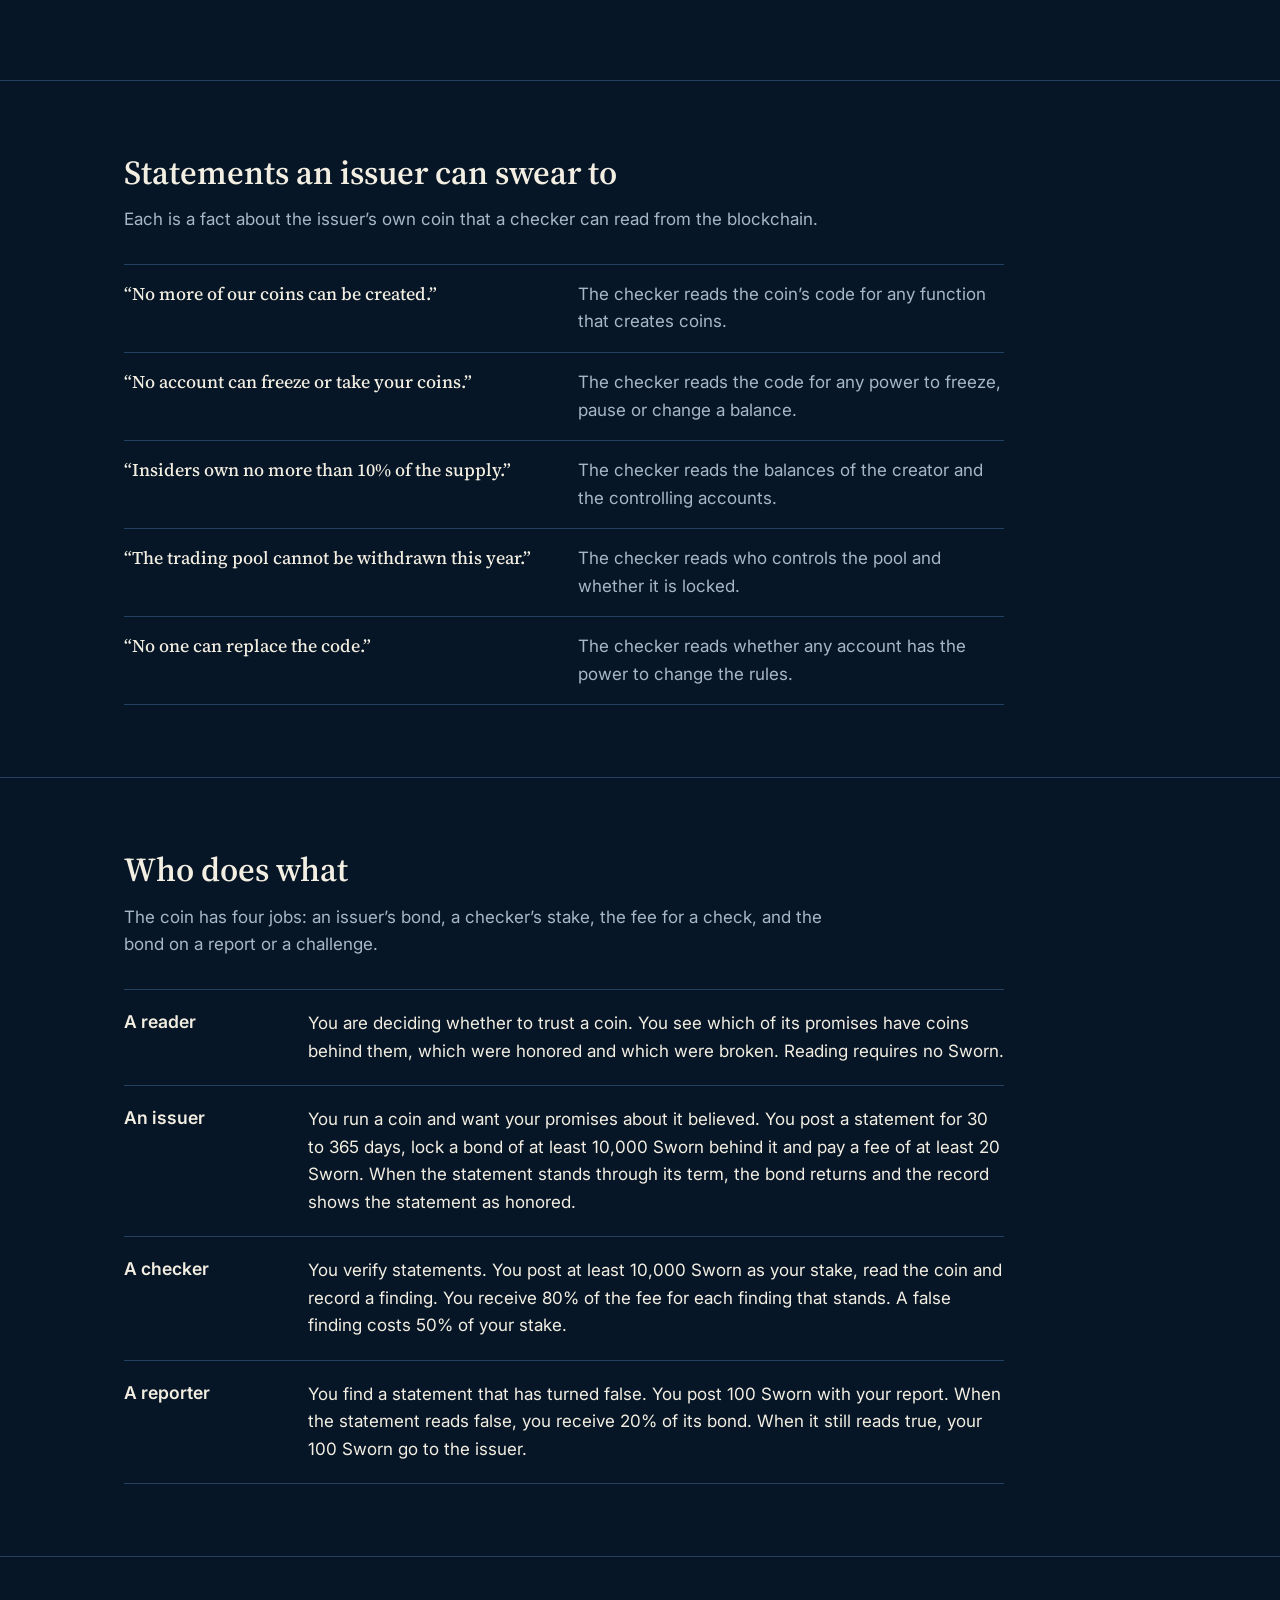
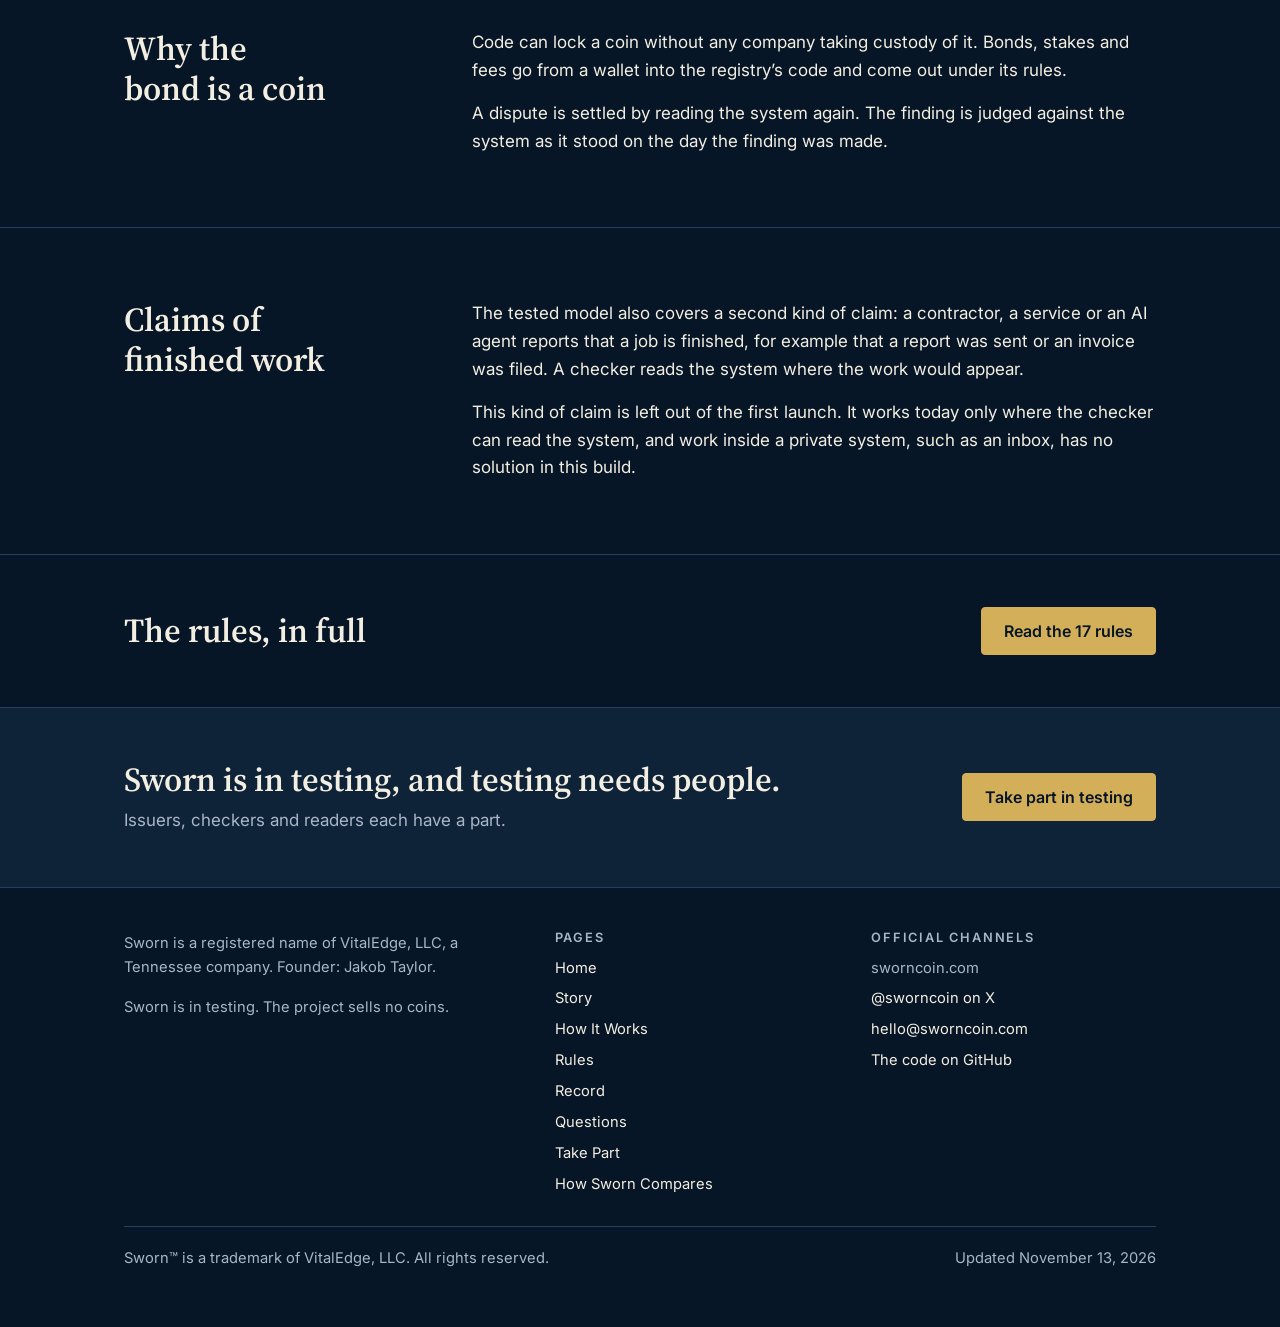
<file: how-it-works/index.html>
<!DOCTYPE html>
<html lang="en">
<head>
<meta charset="utf-8">
<meta name="viewport" content="width=device-width, initial-scale=1">
<title>How Sworn Works | Statement, Bond, Check, Challenge</title>
<meta name="description" content="How a sworn statement works: an issuer locks a bond behind a fact about its coin, a checker reads the coin, and anyone can challenge the finding for 7 days.">
<link rel="canonical" href="https://sworncoin.com/how-it-works/">
<link rel="icon" type="image/svg+xml" href="../favicon.svg">
<link rel="apple-touch-icon" href="../sworn-profile-800.png">
<meta property="og:type" content="website">
<meta property="og:site_name" content="Sworn">
<meta property="og:url" content="https://sworncoin.com/how-it-works/">
<meta property="og:title" content="How Sworn Works | Statement, Bond, Check, Challenge">
<meta property="og:description" content="How a sworn statement works: an issuer locks a bond behind a fact about its coin, a checker reads the coin, and anyone can challenge the finding for 7 days.">
<meta property="og:image" content="https://sworncoin.com/sworn-share-1200x630.png">
<meta property="og:image:width" content="1200">
<meta property="og:image:height" content="630">
<meta property="og:image:alt" content="The Sworn coin beside the words Sworn, Proof of Done">
<meta name="twitter:card" content="summary_large_image">
<meta name="twitter:site" content="@sworncoin">
<meta name="theme-color" content="#071626">
<link rel="preconnect" href="https://fonts.googleapis.com">
<link rel="preconnect" href="https://fonts.gstatic.com" crossorigin>
<link href="https://fonts.googleapis.com/css2?family=IBM+Plex+Mono:wght@400;500&family=Inter:wght@400;500;600&family=Source+Serif+4:opsz,wght@8..60,500;8..60,600&display=swap" rel="stylesheet">
<link rel="stylesheet" href="../site.css">
<script type="application/ld+json">{"@context":"https://schema.org","@type":"Organization","name":"Sworn","legalName":"VITALEDGE, LLC","url":"https://sworncoin.com/","logo":"https://sworncoin.com/sworn-profile-800.png","email":"hello@sworncoin.com","founder":{"@type":"Person","name":"Jakob Taylor"},"sameAs":["https://x.com/sworncoin"]}</script>
</head>
<body>
<a class="skip" href="#main">Go to the main text</a>
<header class="top"><div class="wrap">
  <a class="brand" href="../" aria-label="Sworn, home"><svg width="32" height="32" viewBox="0 0 1000 1000" aria-hidden="true"><defs><linearGradient id="mg" x1="0" y1="0" x2="1" y2="1"><stop offset="0" stop-color="#F6E3A8"/><stop offset=".5" stop-color="#D4AF5A"/><stop offset="1" stop-color="#9C7526"/></linearGradient></defs><circle cx="500" cy="500" r="448" fill="none" stroke="url(#mg)" stroke-width="30"/><g transform="translate(500 500) scale(.92) translate(-500 -500)"><path d="M265 410 L385 530 L647 268" fill="none" stroke="url(#mg)" stroke-width="84"/><path d="M735 590 L615 470 L353 732" fill="none" stroke="#F3EEE2" stroke-width="84"/></g></svg><span>SWORN<sup>™</sup></span></a>
  <nav aria-label="Main"><ul><li><a href="../">Home</a></li><li><a href="../story/">Story</a></li><li><a href="../how-it-works/" aria-current="page">How It Works</a></li><li><a href="../rules/">Rules</a></li><li><a href="../record/">Record</a></li><li><a href="../questions/">Questions</a></li></ul></nav>
  <a class="btn primary small" href="../take-part/">Take Part</a>
</div></header>
<main id="main">

<div class="pagehead"><div class="wrap">
  <p class="eyebrow">How It Works</p>
  <h1>A statement, a bond, a check and a challenge.</h1>
  <p class="lede">The first claims Sworn checks come from the issuers of other coins. An issuer states a fact about its own coin and puts Sworn behind it. The fact sits on a public blockchain, where anyone can read it again.</p>
</div></div>

<section aria-labelledby="h-steps"><div class="wrap">
  <h2 id="h-steps">The four steps</h2>
  <ol class="rows num" style="margin-top:26px"><li><h3>Post</h3><p>An issuer posts a sworn statement about its own coin for a term of 30 to 365 days. A bond of at least 10,000 Sworn goes behind the statement, with a fee of at least 20 Sworn for its check.</p></li><li><h3>Check</h3><p>A checker who has posted at least 10,000 Sworn of its own reads the coin’s code and records a finding. A party to the statement cannot check it.</p></li><li><h3>Challenge</h3><p>Anyone can challenge the finding for 7 days. A false finding costs the checker 50% of its stake. A failed challenge costs the challenger 100 Sworn.</p></li><li><h3>Settle</h3><p>A statement that stands through its term is recorded as honored and its bond returns. A statement shown false forfeits its bond: 20% to the reporter and 80% to the community pool.</p></li></ol>
</div></section>

<section aria-labelledby="h-example"><div class="wrap">
  <h2 id="h-example">One statement, start to finish</h2>
  <p class="sub">An issuer swears for 365 days that no more of its coins can be created, then breaks the statement.</p>
  <ol class="tl">
    <li><span class="d">Day 0</span><div class="t"><p>The issuer posts the statement and locks 10,000 Sworn behind it. A checker reads the code and records that the statement is true.</p></div></li>
    <li><span class="d">Day 7</span><div class="t"><p>No one has challenged the finding. The statement is in force for 365 days.</p></div></li>
    <li><span class="d">Day 200</span><div class="t bad"><p>The issuer changes its code so that new coins can be created. A reporter posts 100 Sworn and reports the statement. It now reads false.</p></div></li>
    <li><span class="d">Same day</span><div class="t bad"><p>The reporter receives 2,000 Sworn. 8,000 Sworn go to the community pool. The record shows the statement as broken.</p></div></li>
  </ol>
  <p class="muted" style="margin:30px 0 0;max-width:66ch">Had the issuer left the code alone, the 10,000 Sworn would have returned when the term ended and the record would show the statement as honored.</p>
</div></section>

<section aria-labelledby="h-ex"><div class="wrap">
  <h2 id="h-ex">Statements an issuer can swear to</h2>
  <p class="sub">Each is a fact about the issuer’s own coin that a checker can read from the blockchain.</p>
  <ul class="ex"><li><span class="q">“No more of our coins can be created.”</span><span>The checker reads the coin’s code for any function that creates coins.</span></li><li><span class="q">“No account can freeze or take your coins.”</span><span>The checker reads the code for any power to freeze, pause or change a balance.</span></li><li><span class="q">“Insiders own no more than 10% of the supply.”</span><span>The checker reads the balances of the creator and the controlling accounts.</span></li><li><span class="q">“The trading pool cannot be withdrawn this year.”</span><span>The checker reads who controls the pool and whether it is locked.</span></li><li><span class="q">“No one can replace the code.”</span><span>The checker reads whether any account has the power to change the rules.</span></li></ul>
</div></section>

<section aria-labelledby="h-roles"><div class="wrap">
  <h2 id="h-roles">Who does what</h2>
  <p class="sub">The coin has four jobs: an issuer’s bond, a checker’s stake, the fee for a check, and the bond on a report or a challenge.</p>
  <ul class="rows"><li><h3>A reader</h3><p>You are deciding whether to trust a coin. You see which of its promises have coins behind them, which were honored and which were broken. Reading requires no Sworn.</p></li><li><h3>An issuer</h3><p>You run a coin and want your promises about it believed. You post a statement for 30 to 365 days, lock a bond of at least 10,000 Sworn behind it and pay a fee of at least 20 Sworn. When the statement stands through its term, the bond returns and the record shows the statement as honored.</p></li><li><h3>A checker</h3><p>You verify statements. You post at least 10,000 Sworn as your stake, read the coin and record a finding. You receive 80% of the fee for each finding that stands. A false finding costs 50% of your stake.</p></li><li><h3>A reporter</h3><p>You find a statement that has turned false. You post 100 Sworn with your report. When the statement reads false, you receive 20% of its bond. When it still reads true, your 100 Sworn go to the issuer.</p></li></ul>
</div></section>

<section aria-labelledby="h-why"><div class="wrap split">
  <h2 id="h-why">Why the bond is a coin</h2>
  <div class="prose">
    <p>Code can lock a coin without any company taking custody of it. Bonds, stakes and fees go from a wallet into the registry’s code and come out under its rules.</p>
    <p>A dispute is settled by reading the system again. The finding is judged against the system as it stood on the day the finding was made.</p>
  </div>
</div></section>

<section aria-labelledby="h-work"><div class="wrap split">
  <h2 id="h-work">Claims of finished work</h2>
  <div class="prose">
    <p>The tested model also covers a second kind of claim: a contractor, a service or an AI agent reports that a job is finished, for example that a report was sent or an invoice was filed. A checker reads the system where the work would appear.</p>
    <p>This kind of claim is left out of the first launch. It works today only where the checker can read the system, and work inside a private system, such as an inbox, has no solution in this build.</p>
  </div>
</div></section>

<section class="tight"><div class="wrap cta">
  <h2>The rules, in full</h2>
  <a class="btn primary" href="../rules/">Read the 17 rules</a>
</div></section>

<section class="tight band" aria-labelledby="h-cta"><div class="wrap cta"><div><h2 id="h-cta">Sworn is in testing, and testing needs people.</h2><p class="muted" style="margin:8px 0 0">Issuers, checkers and readers each have a part.</p></div><a class="btn primary" href="../take-part/">Take part in testing</a></div></section>
</main>
<footer><div class="wrap">
  <div class="cols">
    <div><p style="max-width:38ch">Sworn is a registered name of VitalEdge, LLC, a Tennessee company. Founder: Jakob Taylor.</p><p>Sworn is in testing. The project sells no coins.</p></div>
    <div><h2>Pages</h2><ul><li><a href="../">Home</a></li><li><a href="../story/">Story</a></li><li><a href="../how-it-works/">How It Works</a></li><li><a href="../rules/">Rules</a></li><li><a href="../record/">Record</a></li><li><a href="../questions/">Questions</a></li><li><a href="../take-part/">Take Part</a></li><li><a href="../compare/">How Sworn Compares</a></li></ul></div>
    <div><h2>Official Channels</h2><ul><li>sworncoin.com</li><li><a href="https://x.com/sworncoin" rel="noopener">@sworncoin on X</a></li><li><a href="mailto:hello@sworncoin.com">hello@sworncoin.com</a></li><li><a href="https://github.com/twimjakob1/sworn" rel="noopener">The code on GitHub</a></li></ul></div>
  </div>
  <div class="fine"><span>Sworn™ is a trademark of VitalEdge, LLC. All rights reserved.</span><span>Updated November 13, 2026</span></div>
</div></footer>
</body>
</html>
</file>
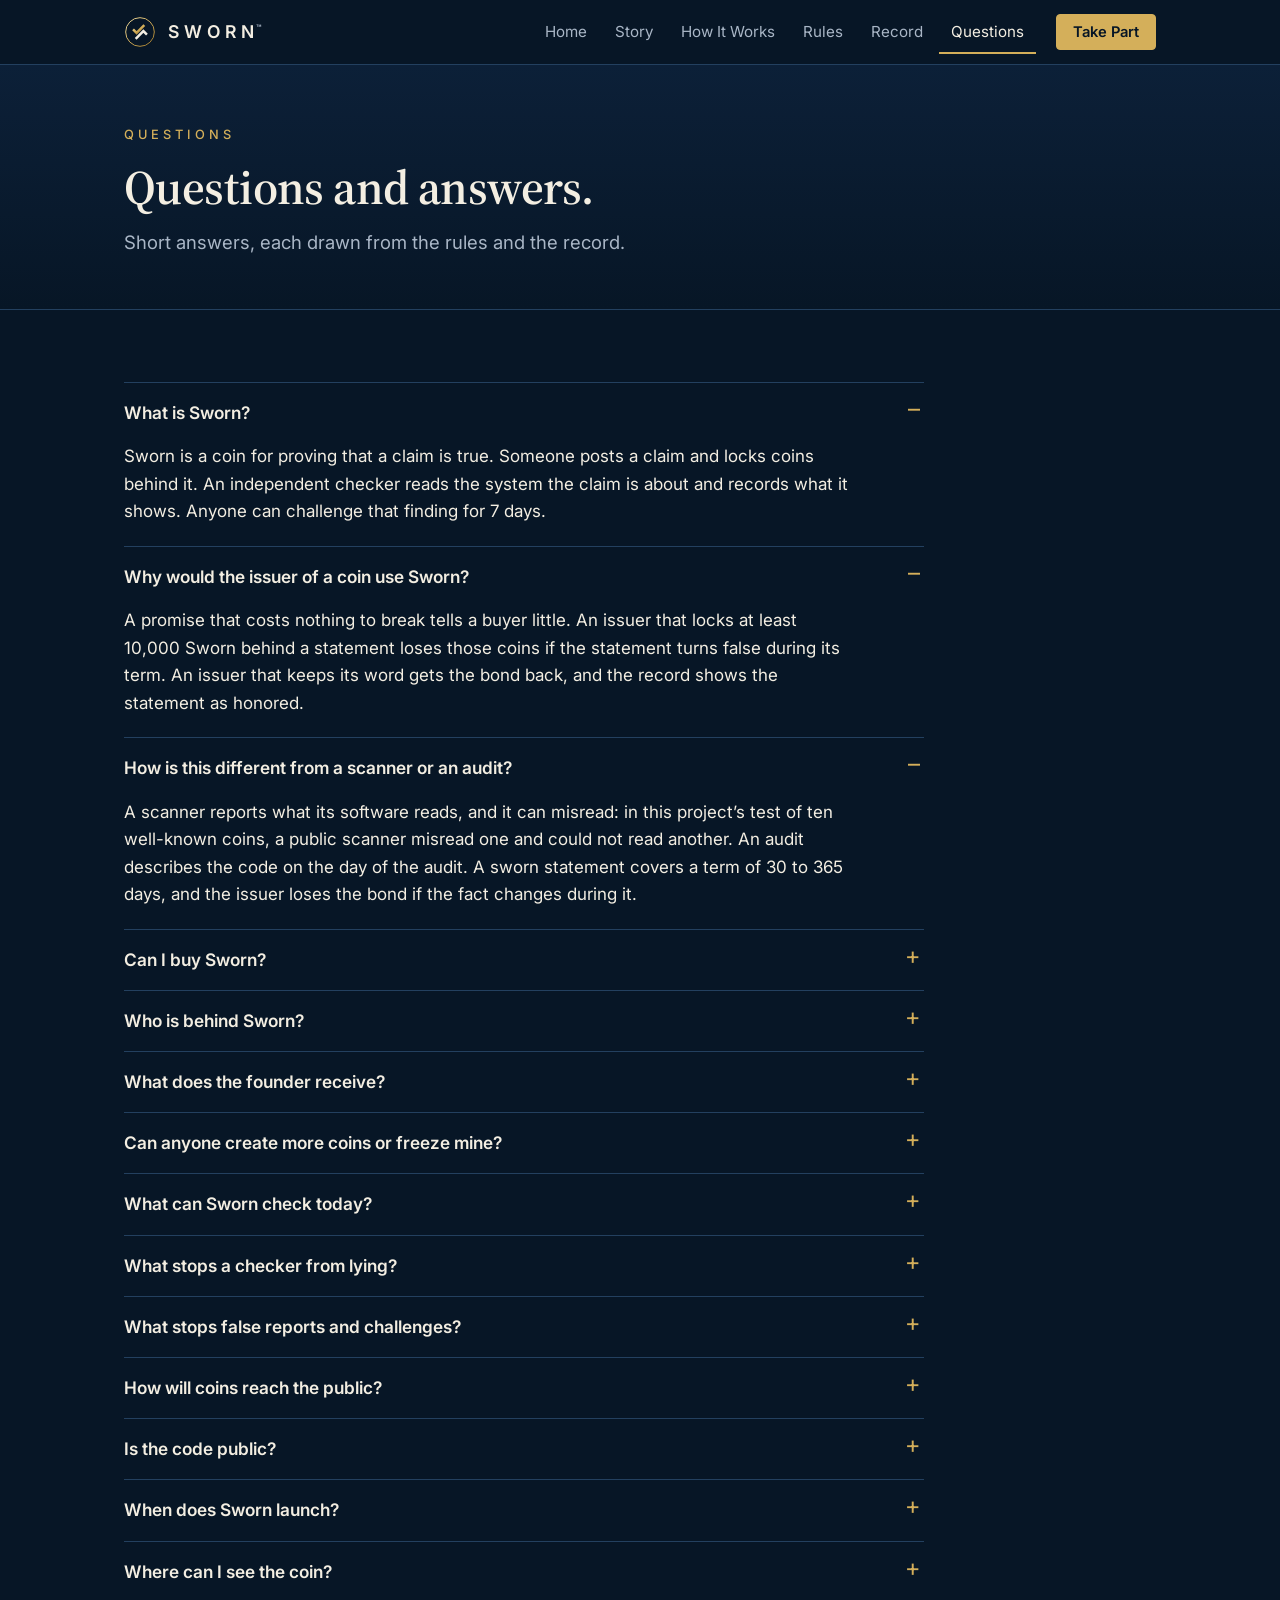
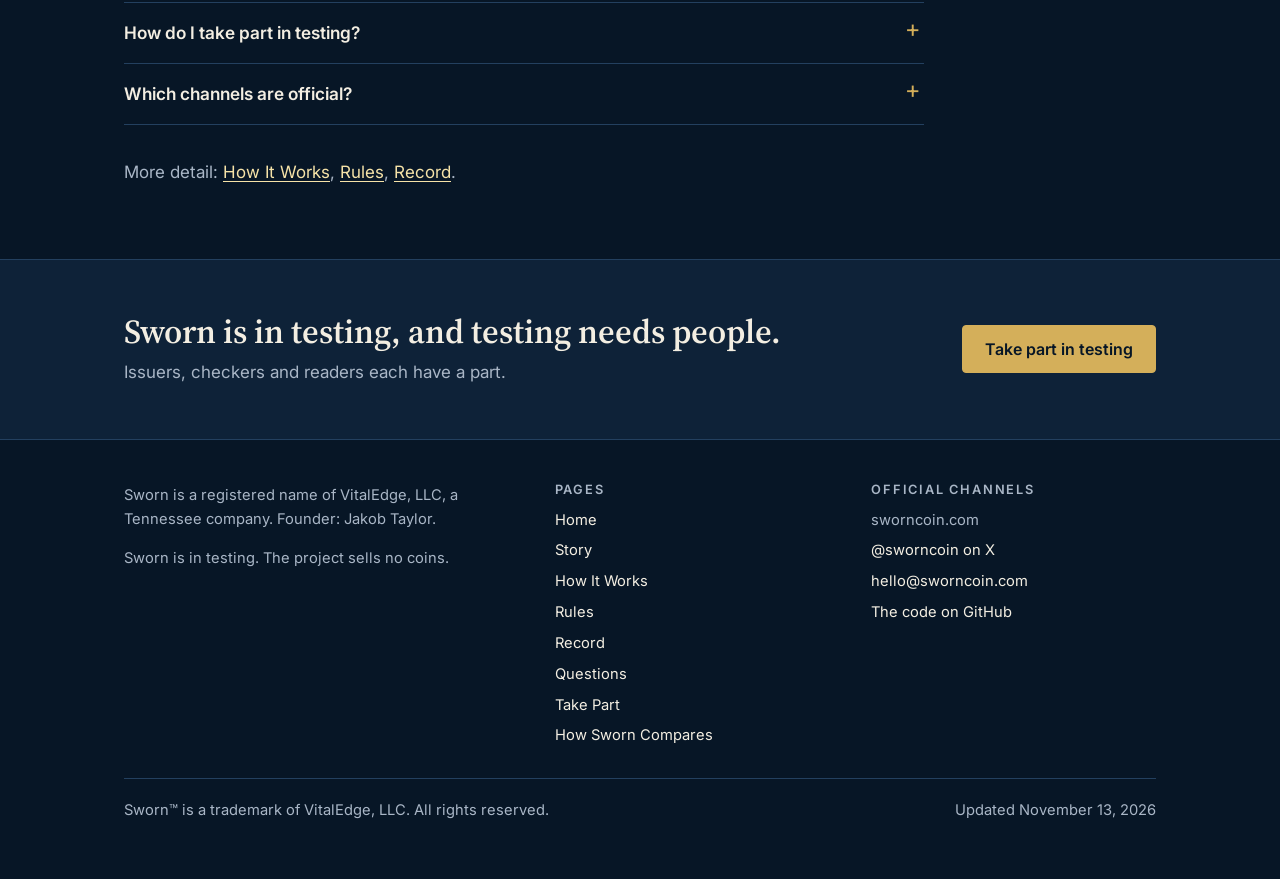
<file: questions/index.html>
<!DOCTYPE html>
<html lang="en">
<head>
<meta charset="utf-8">
<meta name="viewport" content="width=device-width, initial-scale=1">
<title>Sworn Questions and Answers</title>
<meta name="description" content="Answers about the Sworn coin: whether it can be bought, who is behind it, what the founder receives, and which channels are official.">
<link rel="canonical" href="https://sworncoin.com/questions/">
<link rel="icon" type="image/svg+xml" href="../favicon.svg">
<link rel="apple-touch-icon" href="../sworn-profile-800.png">
<meta property="og:type" content="website">
<meta property="og:site_name" content="Sworn">
<meta property="og:url" content="https://sworncoin.com/questions/">
<meta property="og:title" content="Sworn Questions and Answers">
<meta property="og:description" content="Answers about the Sworn coin: whether it can be bought, who is behind it, what the founder receives, and which channels are official.">
<meta property="og:image" content="https://sworncoin.com/sworn-share-1200x630.png">
<meta property="og:image:width" content="1200">
<meta property="og:image:height" content="630">
<meta property="og:image:alt" content="The Sworn coin beside the words Sworn, Proof of Done">
<meta name="twitter:card" content="summary_large_image">
<meta name="twitter:site" content="@sworncoin">
<meta name="theme-color" content="#071626">
<link rel="preconnect" href="https://fonts.googleapis.com">
<link rel="preconnect" href="https://fonts.gstatic.com" crossorigin>
<link href="https://fonts.googleapis.com/css2?family=IBM+Plex+Mono:wght@400;500&family=Inter:wght@400;500;600&family=Source+Serif+4:opsz,wght@8..60,500;8..60,600&display=swap" rel="stylesheet">
<link rel="stylesheet" href="../site.css">
<script type="application/ld+json">{"@context":"https://schema.org","@type":"Organization","name":"Sworn","legalName":"VITALEDGE, LLC","url":"https://sworncoin.com/","logo":"https://sworncoin.com/sworn-profile-800.png","email":"hello@sworncoin.com","founder":{"@type":"Person","name":"Jakob Taylor"},"sameAs":["https://x.com/sworncoin"]}</script>
<script type="application/ld+json">{"@context":"https://schema.org","@type":"FAQPage","mainEntity":[{"@type":"Question","name":"What is Sworn?","acceptedAnswer":{"@type":"Answer","text":"Sworn is a coin for proving that a claim is true. Someone posts a claim and locks coins behind it. An independent checker reads the system the claim is about and records what it shows. Anyone can challenge that finding for 7 days."}},{"@type":"Question","name":"Why would the issuer of a coin use Sworn?","acceptedAnswer":{"@type":"Answer","text":"A promise that costs nothing to break tells a buyer little. An issuer that locks at least 10,000 Sworn behind a statement loses those coins if the statement turns false during its term. An issuer that keeps its word gets the bond back, and the record shows the statement as honored."}},{"@type":"Question","name":"How is this different from a scanner or an audit?","acceptedAnswer":{"@type":"Answer","text":"A scanner reports what its software reads, and it can misread: in this project’s test of ten well-known coins, a public scanner misread one and could not read another. An audit describes the code on the day of the audit. A sworn statement covers a term of 30 to 365 days, and the issuer loses the bond if the fact changes during it."}},{"@type":"Question","name":"Can I buy Sworn?","acceptedAnswer":{"@type":"Answer","text":"No coin called Sworn is for sale today. Sworn is in testing and exists only on Ethereum’s public test network, where coins have no value. Any coin offered for sale under the Sworn name today is a counterfeit. The project sells no coins, now or at launch."}},{"@type":"Question","name":"Who is behind Sworn?","acceptedAnswer":{"@type":"Answer","text":"Sworn is a registered name of VitalEdge, LLC, a Tennessee company. The founder is Jakob Taylor."}},{"@type":"Question","name":"What does the founder receive?","acceptedAnswer":{"@type":"Answer","text":"100,000,000 coins, which is 10% of the supply. They are locked in a vault for 12 months and then leave in 36 monthly slices. Each slice also requires 500 more independent verified checks and a 30-day public notice, and owners of 20% of the coins outside the founder’s circle can block a release."}},{"@type":"Question","name":"Can anyone create more coins or freeze mine?","acceptedAnswer":{"@type":"Answer","text":"The supply is 1,000,000,000 coins, created once. The rules give no one, the founder included, the power to create coins, freeze an account, reverse a transfer or change a balance."}},{"@type":"Question","name":"What can Sworn check today?","acceptedAnswer":{"@type":"Answer","text":"Facts that anyone can read from a public blockchain, such as whether a coin’s code can create more coins. Work inside a private system, such as an inbox, has no solution in this build."}},{"@type":"Question","name":"What stops a checker from lying?","acceptedAnswer":{"@type":"Answer","text":"A checker posts at least 10,000 Sworn before checking anything. Anyone can challenge a finding for 7 days, and a false finding costs the checker 50% of that stake. A party to a statement cannot check it."}},{"@type":"Question","name":"What stops false reports and challenges?","acceptedAnswer":{"@type":"Answer","text":"A reporter posts 100 Sworn with a report. When the statement still reads true, those coins go to the issuer. A challenger posts 100 Sworn, and a failed challenge costs the challenger those coins."}},{"@type":"Question","name":"How will coins reach the public?","acceptedAnswer":{"@type":"Answer","text":"Half of the supply, 500,000,000 coins, is set aside to be given at no charge. The rule for that distribution has not been written. Checkers also receive coins as pay for checks."}},{"@type":"Question","name":"Is the code public?","acceptedAnswer":{"@type":"Answer","text":"Yes. The model, the blockchain code, the tests and the ledger are on GitHub at github.com/twimjakob1/sworn. No one outside the project has reviewed the code yet, and reports of faults are wanted."}},{"@type":"Question","name":"When does Sworn launch?","acceptedAnswer":{"@type":"Answer","text":"No date is set. The rules run today on Sepolia, Ethereum’s public test network, where coins have no value. Before any launch on the main network, the code needs real use on the test network and time under outside review."}},{"@type":"Question","name":"Where can I see the coin?","acceptedAnswer":{"@type":"Answer","text":"On Sepolia, Ethereum’s public test network. The coin’s address is 0x284F91dB477C3Be70B67119c9791BF05cB3c46AA. The Record page lists every contract’s address."}},{"@type":"Question","name":"How do I take part in testing?","acceptedAnswer":{"@type":"Answer","text":"Issuers build a statement on the Take Part page and send it. Checkers write to hello@sworncoin.com with the chains and contract languages they read. Readers can ask the issuer of a coin to put a bond behind a promise. Taking part pays no coins and gives no claim to any later distribution."}},{"@type":"Question","name":"Which channels are official?","acceptedAnswer":{"@type":"Answer","text":"This site, sworncoin.com; the X account @sworncoin; and the address hello@sworncoin.com. Any message that asks for payment or for a wallet’s recovery words in Sworn’s name is a fraud."}}]}</script>
</head>
<body>
<a class="skip" href="#main">Go to the main text</a>
<header class="top"><div class="wrap">
  <a class="brand" href="../" aria-label="Sworn, home"><svg width="32" height="32" viewBox="0 0 1000 1000" aria-hidden="true"><defs><linearGradient id="mg" x1="0" y1="0" x2="1" y2="1"><stop offset="0" stop-color="#F6E3A8"/><stop offset=".5" stop-color="#D4AF5A"/><stop offset="1" stop-color="#9C7526"/></linearGradient></defs><circle cx="500" cy="500" r="448" fill="none" stroke="url(#mg)" stroke-width="30"/><g transform="translate(500 500) scale(.92) translate(-500 -500)"><path d="M265 410 L385 530 L647 268" fill="none" stroke="url(#mg)" stroke-width="84"/><path d="M735 590 L615 470 L353 732" fill="none" stroke="#F3EEE2" stroke-width="84"/></g></svg><span>SWORN<sup>™</sup></span></a>
  <nav aria-label="Main"><ul><li><a href="../">Home</a></li><li><a href="../story/">Story</a></li><li><a href="../how-it-works/">How It Works</a></li><li><a href="../rules/">Rules</a></li><li><a href="../record/">Record</a></li><li><a href="../questions/" aria-current="page">Questions</a></li></ul></nav>
  <a class="btn primary small" href="../take-part/">Take Part</a>
</div></header>
<main id="main">

<div class="pagehead"><div class="wrap">
  <p class="eyebrow">Questions</p>
  <h1>Questions and answers.</h1>
  <p class="lede">Short answers, each drawn from the rules and the record.</p>
</div></div>
<section><div class="wrap">
  <details open><summary>What is Sworn?</summary><div class="a"><p>Sworn is a coin for proving that a claim is true. Someone posts a claim and locks coins behind it. An independent checker reads the system the claim is about and records what it shows. Anyone can challenge that finding for 7 days.</p></div></details>
  <details open><summary>Why would the issuer of a coin use Sworn?</summary><div class="a"><p>A promise that costs nothing to break tells a buyer little. An issuer that locks at least 10,000 Sworn behind a statement loses those coins if the statement turns false during its term. An issuer that keeps its word gets the bond back, and the record shows the statement as honored.</p></div></details>
  <details open><summary>How is this different from a scanner or an audit?</summary><div class="a"><p>A scanner reports what its software reads, and it can misread: in this project’s test of ten well-known coins, a public scanner misread one and could not read another. An audit describes the code on the day of the audit. A sworn statement covers a term of 30 to 365 days, and the issuer loses the bond if the fact changes during it.</p></div></details>
  <details><summary>Can I buy Sworn?</summary><div class="a"><p>No coin called Sworn is for sale today. Sworn is in testing and exists only on Ethereum’s public test network, where coins have no value. Any coin offered for sale under the Sworn name today is a counterfeit. The project sells no coins, now or at launch.</p></div></details>
  <details><summary>Who is behind Sworn?</summary><div class="a"><p>Sworn is a registered name of VitalEdge, LLC, a Tennessee company. The founder is Jakob Taylor.</p></div></details>
  <details><summary>What does the founder receive?</summary><div class="a"><p>100,000,000 coins, which is 10% of the supply. They are locked in a vault for 12 months and then leave in 36 monthly slices. Each slice also requires 500 more independent verified checks and a 30-day public notice, and owners of 20% of the coins outside the founder’s circle can block a release.</p></div></details>
  <details><summary>Can anyone create more coins or freeze mine?</summary><div class="a"><p>The supply is 1,000,000,000 coins, created once. The rules give no one, the founder included, the power to create coins, freeze an account, reverse a transfer or change a balance.</p></div></details>
  <details><summary>What can Sworn check today?</summary><div class="a"><p>Facts that anyone can read from a public blockchain, such as whether a coin’s code can create more coins. Work inside a private system, such as an inbox, has no solution in this build.</p></div></details>
  <details><summary>What stops a checker from lying?</summary><div class="a"><p>A checker posts at least 10,000 Sworn before checking anything. Anyone can challenge a finding for 7 days, and a false finding costs the checker 50% of that stake. A party to a statement cannot check it.</p></div></details>
  <details><summary>What stops false reports and challenges?</summary><div class="a"><p>A reporter posts 100 Sworn with a report. When the statement still reads true, those coins go to the issuer. A challenger posts 100 Sworn, and a failed challenge costs the challenger those coins.</p></div></details>
  <details><summary>How will coins reach the public?</summary><div class="a"><p>Half of the supply, 500,000,000 coins, is set aside to be given at no charge. The rule for that distribution has not been written. Checkers also receive coins as pay for checks.</p></div></details>
  <details><summary>Is the code public?</summary><div class="a"><p>Yes. The model, the blockchain code, the tests and the ledger are on GitHub at github.com/twimjakob1/sworn. No one outside the project has reviewed the code yet, and reports of faults are wanted.</p></div></details>
  <details><summary>When does Sworn launch?</summary><div class="a"><p>No date is set. The rules run today on Sepolia, Ethereum’s public test network, where coins have no value. Before any launch on the main network, the code needs real use on the test network and time under outside review.</p></div></details>
  <details><summary>Where can I see the coin?</summary><div class="a"><p>On Sepolia, Ethereum’s public test network. The coin’s address is 0x284F91dB477C3Be70B67119c9791BF05cB3c46AA. The Record page lists every contract’s address.</p></div></details>
  <details><summary>How do I take part in testing?</summary><div class="a"><p>Issuers build a statement on the Take Part page and send it. Checkers write to hello@sworncoin.com with the chains and contract languages they read. Readers can ask the issuer of a coin to put a bond behind a promise. Taking part pays no coins and gives no claim to any later distribution.</p></div></details>
  <details><summary>Which channels are official?</summary><div class="a"><p>This site, sworncoin.com; the X account @sworncoin; and the address hello@sworncoin.com. Any message that asks for payment or for a wallet’s recovery words in Sworn’s name is a fraud.</p></div></details>
  <p style="margin:34px 0 0" class="muted">More detail: <a href="../how-it-works/">How It Works</a>, <a href="../rules/">Rules</a>, <a href="../record/">Record</a>.</p>
</div></section>

<section class="tight band" aria-labelledby="h-cta"><div class="wrap cta"><div><h2 id="h-cta">Sworn is in testing, and testing needs people.</h2><p class="muted" style="margin:8px 0 0">Issuers, checkers and readers each have a part.</p></div><a class="btn primary" href="../take-part/">Take part in testing</a></div></section>
</main>
<footer><div class="wrap">
  <div class="cols">
    <div><p style="max-width:38ch">Sworn is a registered name of VitalEdge, LLC, a Tennessee company. Founder: Jakob Taylor.</p><p>Sworn is in testing. The project sells no coins.</p></div>
    <div><h2>Pages</h2><ul><li><a href="../">Home</a></li><li><a href="../story/">Story</a></li><li><a href="../how-it-works/">How It Works</a></li><li><a href="../rules/">Rules</a></li><li><a href="../record/">Record</a></li><li><a href="../questions/">Questions</a></li><li><a href="../take-part/">Take Part</a></li><li><a href="../compare/">How Sworn Compares</a></li></ul></div>
    <div><h2>Official Channels</h2><ul><li>sworncoin.com</li><li><a href="https://x.com/sworncoin" rel="noopener">@sworncoin on X</a></li><li><a href="mailto:hello@sworncoin.com">hello@sworncoin.com</a></li><li><a href="https://github.com/twimjakob1/sworn" rel="noopener">The code on GitHub</a></li></ul></div>
  </div>
  <div class="fine"><span>Sworn™ is a trademark of VitalEdge, LLC. All rights reserved.</span><span>Updated November 13, 2026</span></div>
</div></footer>
</body>
</html>
</file>
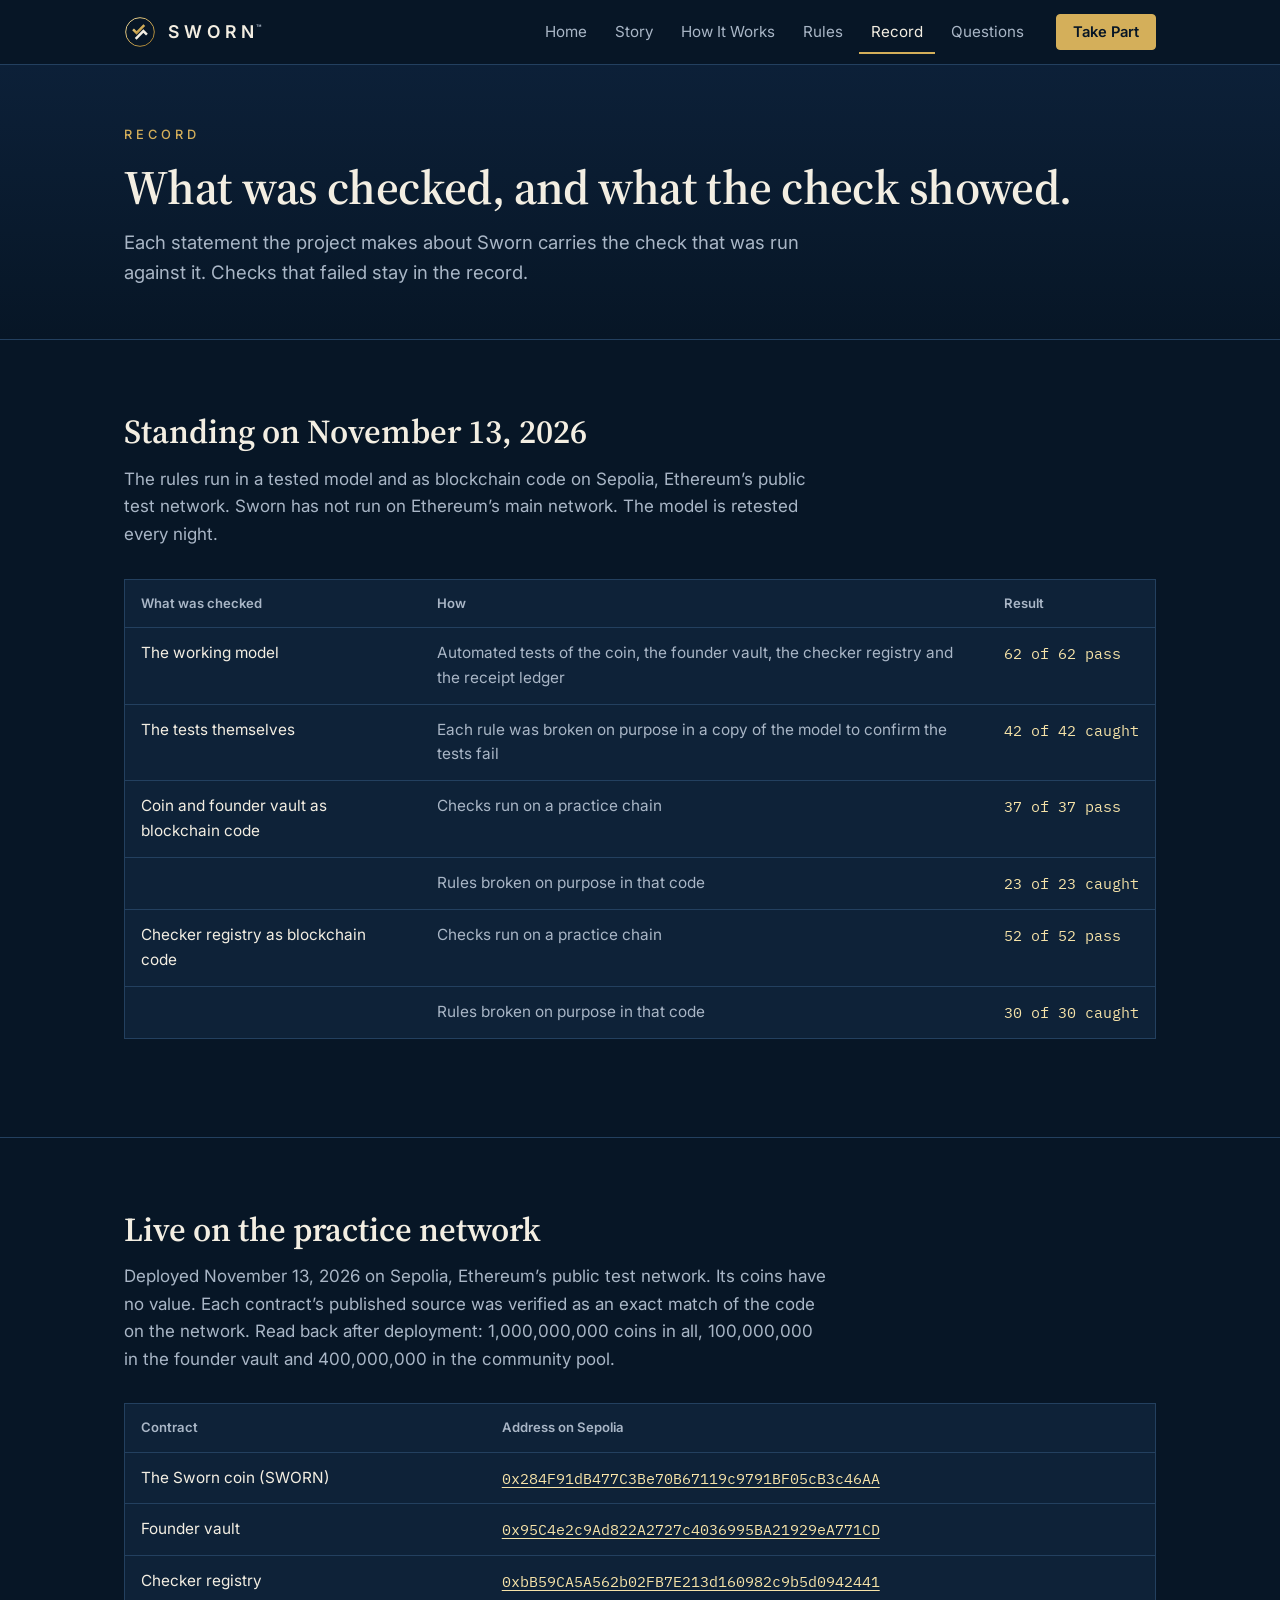
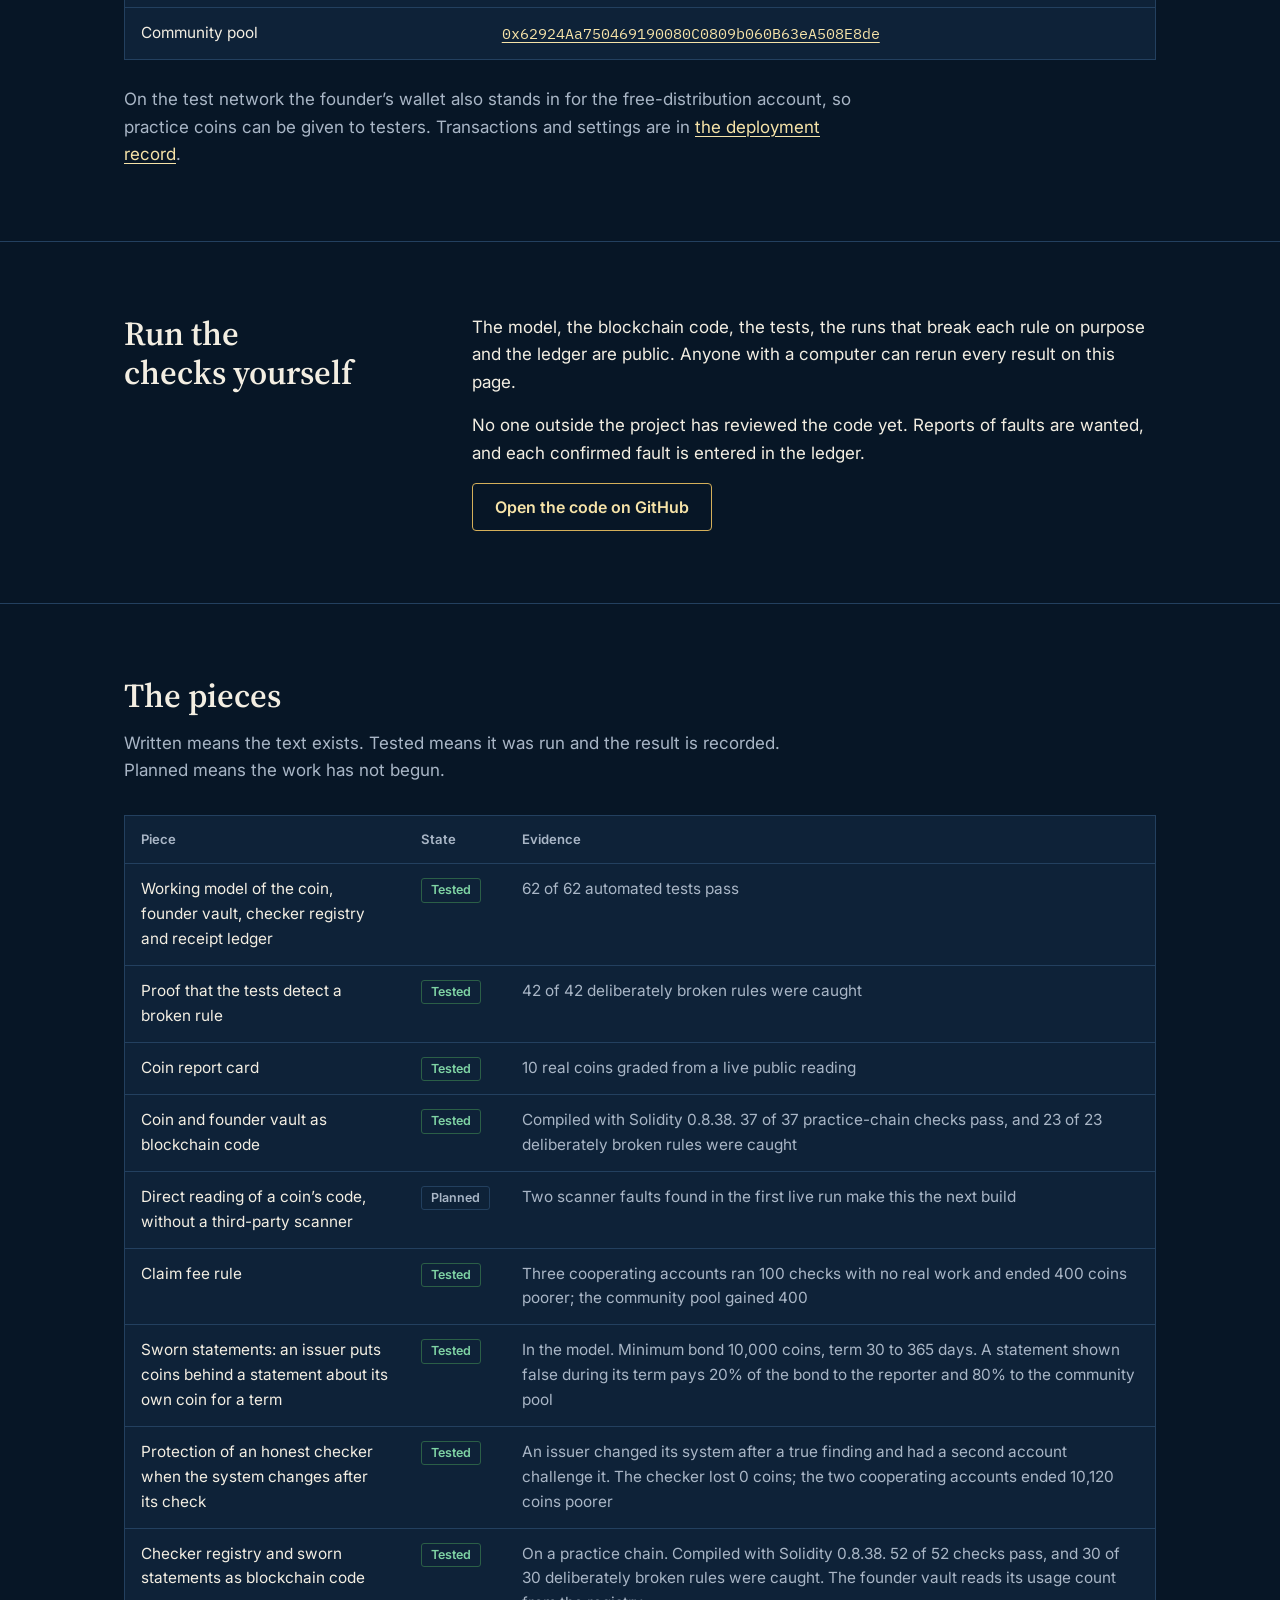
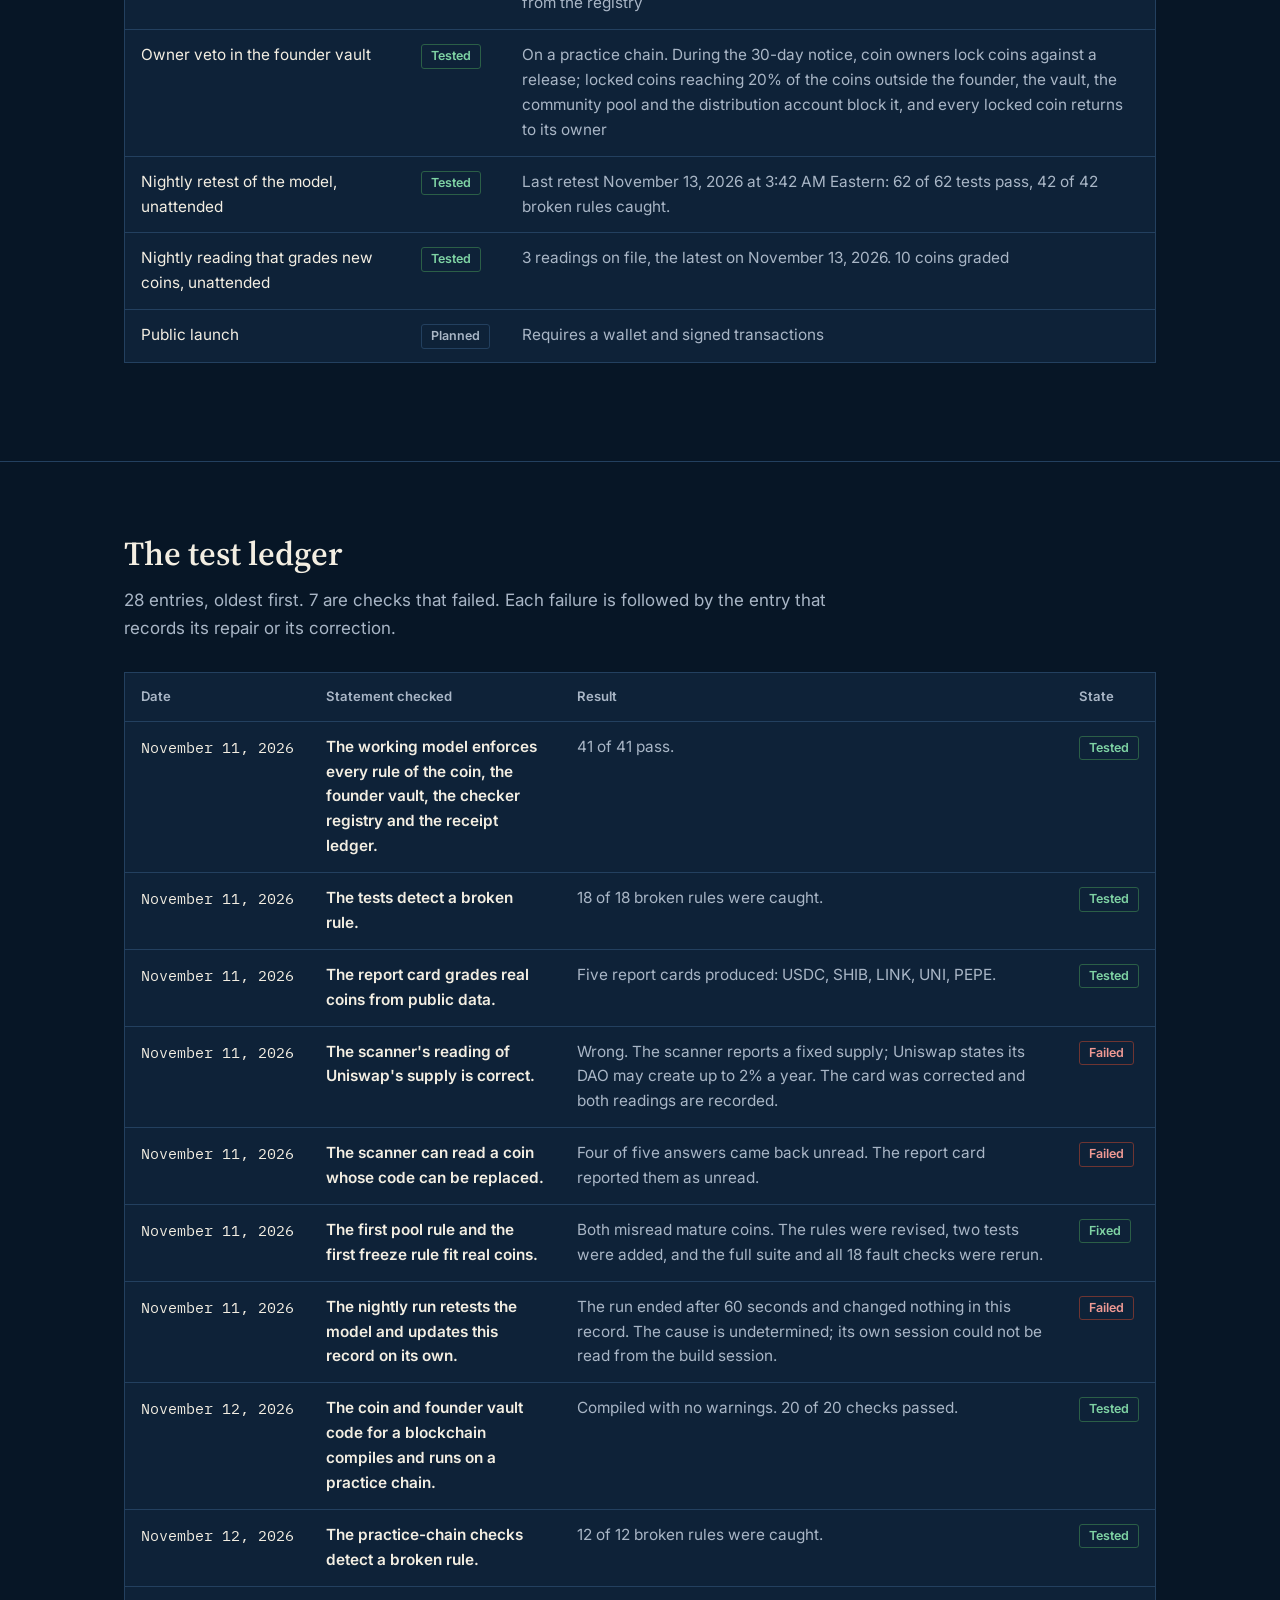
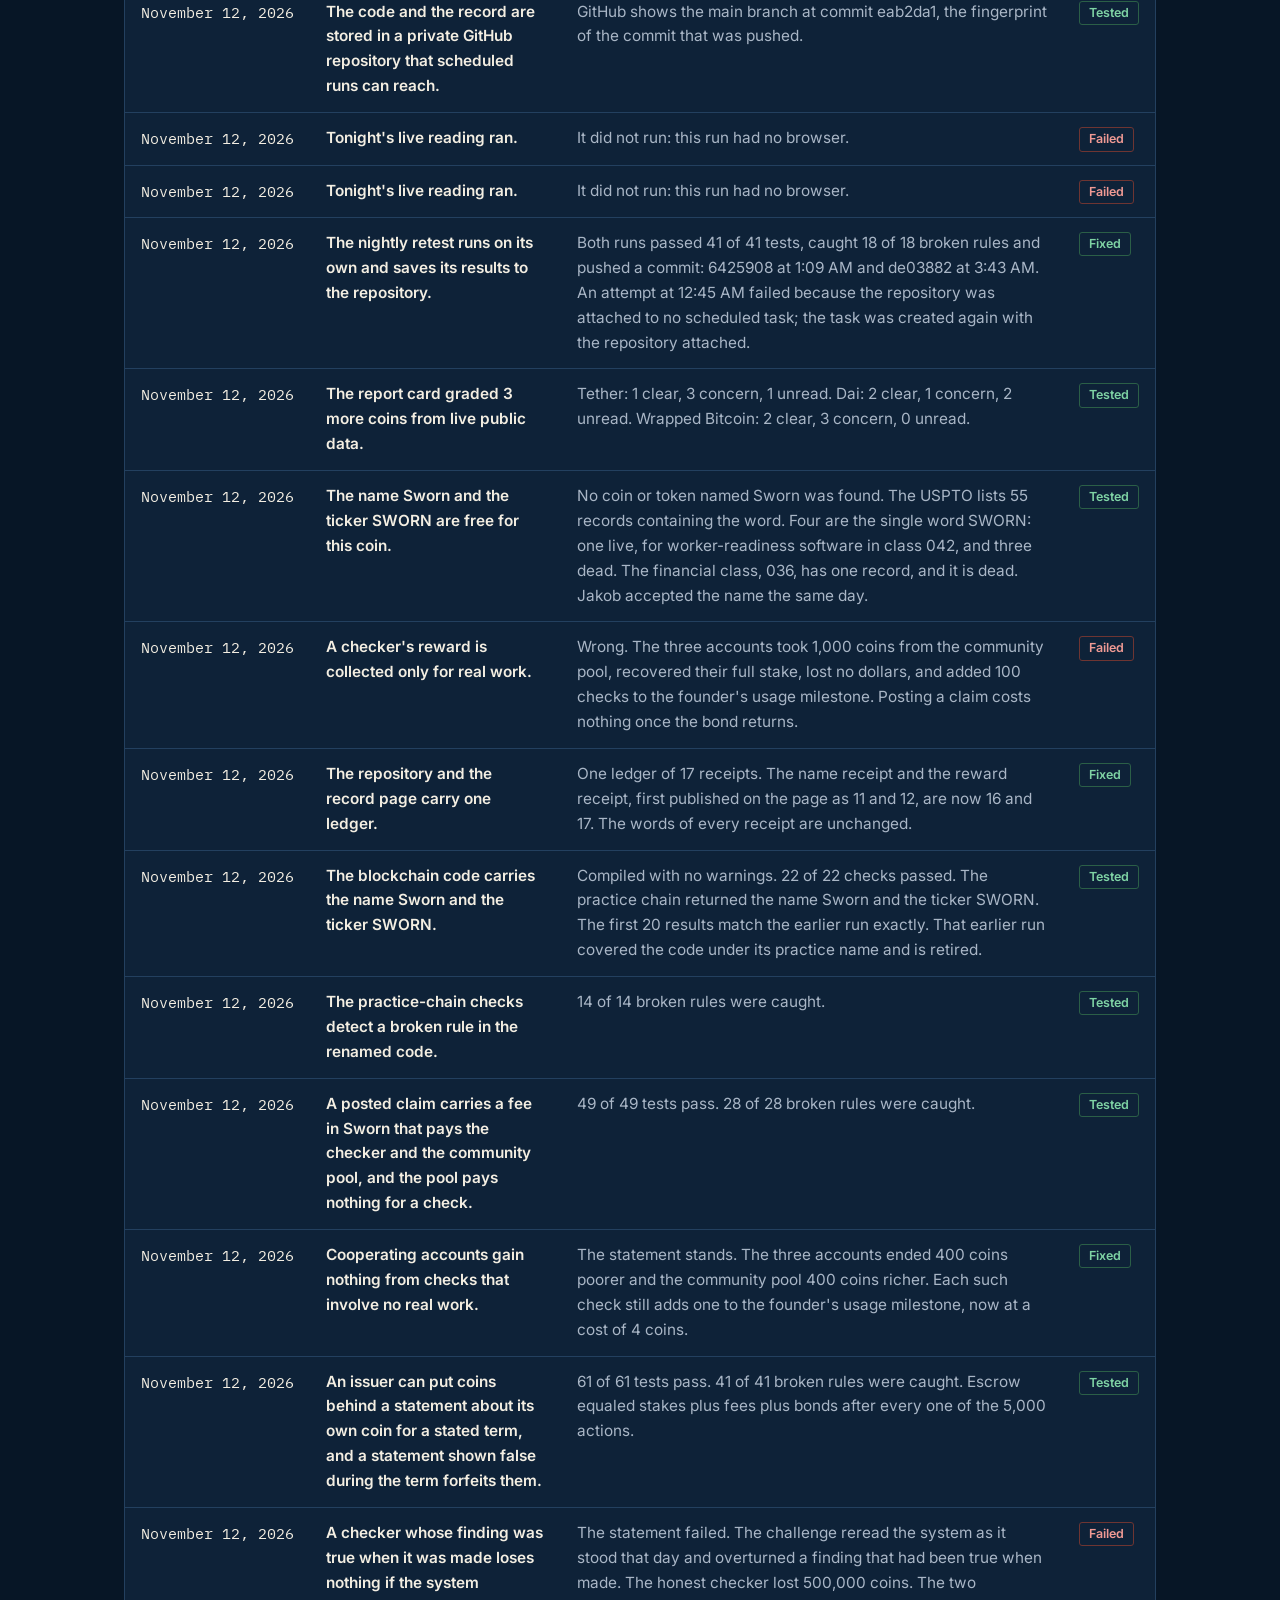
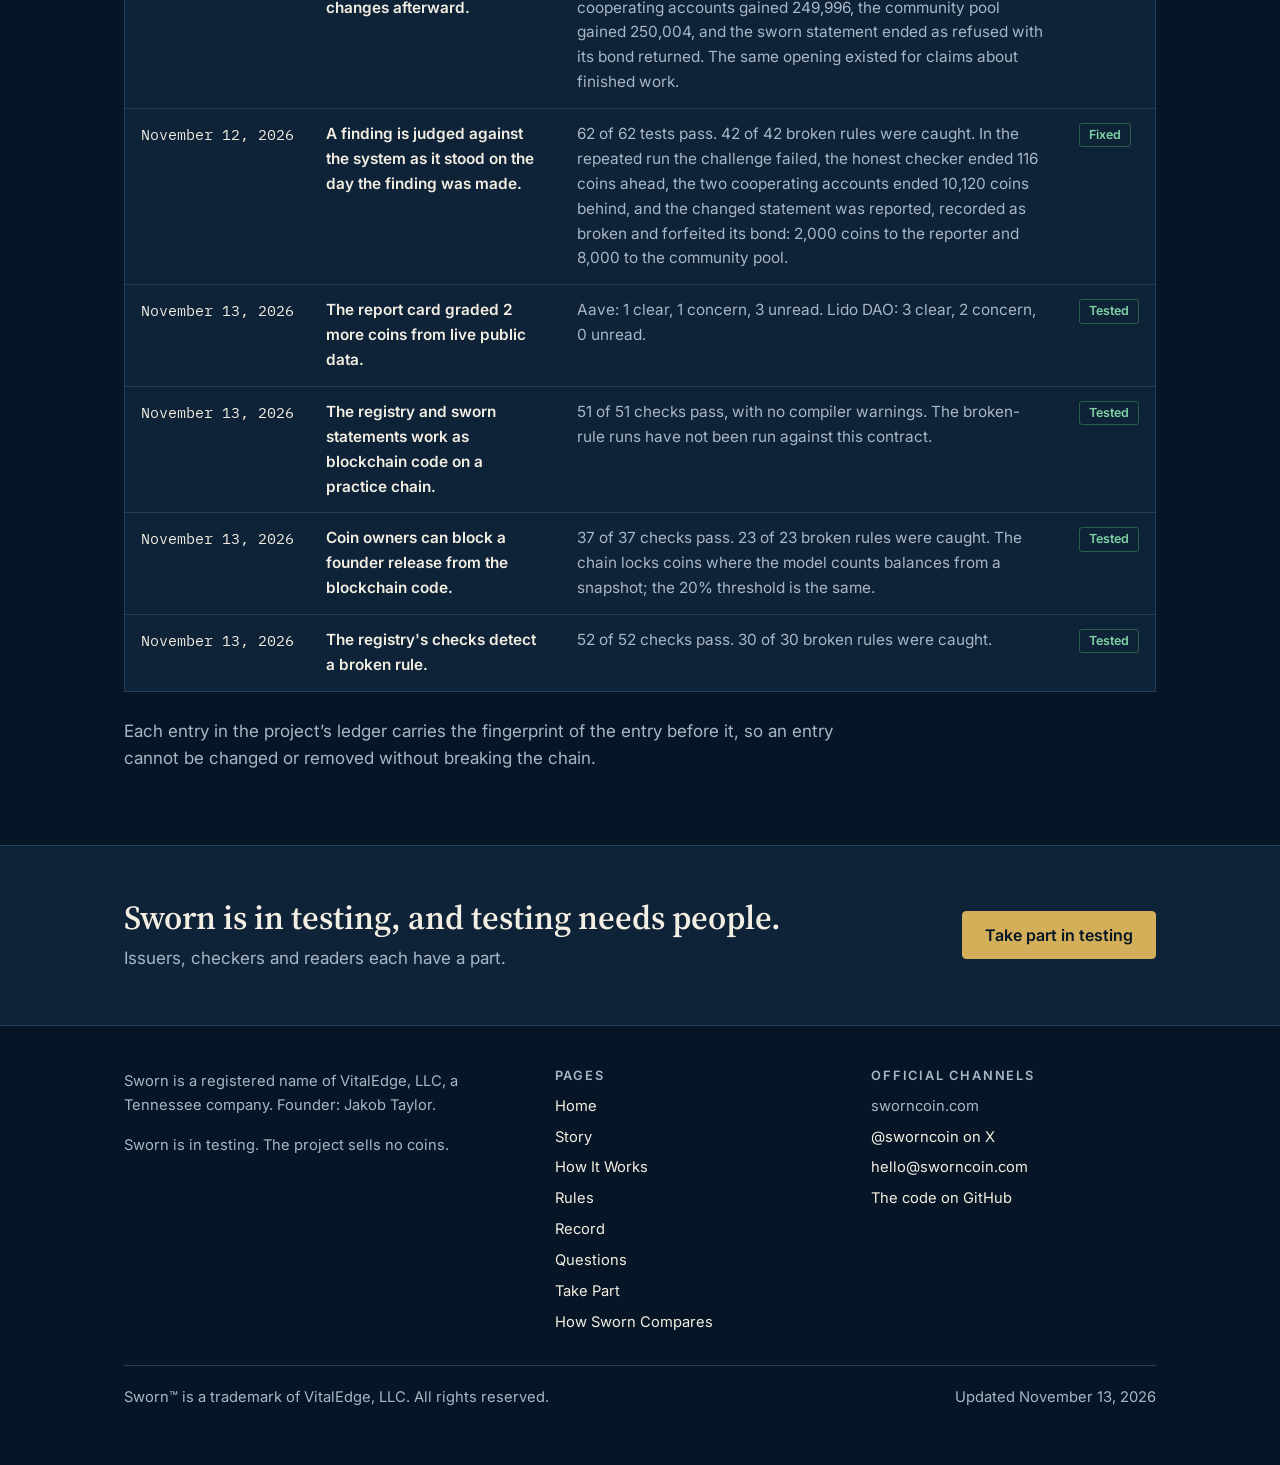
<file: record/index.html>
<!DOCTYPE html>
<html lang="en">
<head>
<meta charset="utf-8">
<meta name="viewport" content="width=device-width, initial-scale=1">
<title>The Sworn Record | Tests, Results and Failures</title>
<meta name="description" content="What has been checked about Sworn and what each check showed, including the checks that failed and how each was repaired.">
<link rel="canonical" href="https://sworncoin.com/record/">
<link rel="icon" type="image/svg+xml" href="../favicon.svg">
<link rel="apple-touch-icon" href="../sworn-profile-800.png">
<meta property="og:type" content="website">
<meta property="og:site_name" content="Sworn">
<meta property="og:url" content="https://sworncoin.com/record/">
<meta property="og:title" content="The Sworn Record | Tests, Results and Failures">
<meta property="og:description" content="What has been checked about Sworn and what each check showed, including the checks that failed and how each was repaired.">
<meta property="og:image" content="https://sworncoin.com/sworn-share-1200x630.png">
<meta property="og:image:width" content="1200">
<meta property="og:image:height" content="630">
<meta property="og:image:alt" content="The Sworn coin beside the words Sworn, Proof of Done">
<meta name="twitter:card" content="summary_large_image">
<meta name="twitter:site" content="@sworncoin">
<meta name="theme-color" content="#071626">
<link rel="preconnect" href="https://fonts.googleapis.com">
<link rel="preconnect" href="https://fonts.gstatic.com" crossorigin>
<link href="https://fonts.googleapis.com/css2?family=IBM+Plex+Mono:wght@400;500&family=Inter:wght@400;500;600&family=Source+Serif+4:opsz,wght@8..60,500;8..60,600&display=swap" rel="stylesheet">
<link rel="stylesheet" href="../site.css">
<script type="application/ld+json">{"@context":"https://schema.org","@type":"Organization","name":"Sworn","legalName":"VITALEDGE, LLC","url":"https://sworncoin.com/","logo":"https://sworncoin.com/sworn-profile-800.png","email":"hello@sworncoin.com","founder":{"@type":"Person","name":"Jakob Taylor"},"sameAs":["https://x.com/sworncoin"]}</script>
</head>
<body>
<a class="skip" href="#main">Go to the main text</a>
<header class="top"><div class="wrap">
  <a class="brand" href="../" aria-label="Sworn, home"><svg width="32" height="32" viewBox="0 0 1000 1000" aria-hidden="true"><defs><linearGradient id="mg" x1="0" y1="0" x2="1" y2="1"><stop offset="0" stop-color="#F6E3A8"/><stop offset=".5" stop-color="#D4AF5A"/><stop offset="1" stop-color="#9C7526"/></linearGradient></defs><circle cx="500" cy="500" r="448" fill="none" stroke="url(#mg)" stroke-width="30"/><g transform="translate(500 500) scale(.92) translate(-500 -500)"><path d="M265 410 L385 530 L647 268" fill="none" stroke="url(#mg)" stroke-width="84"/><path d="M735 590 L615 470 L353 732" fill="none" stroke="#F3EEE2" stroke-width="84"/></g></svg><span>SWORN<sup>™</sup></span></a>
  <nav aria-label="Main"><ul><li><a href="../">Home</a></li><li><a href="../story/">Story</a></li><li><a href="../how-it-works/">How It Works</a></li><li><a href="../rules/">Rules</a></li><li><a href="../record/" aria-current="page">Record</a></li><li><a href="../questions/">Questions</a></li></ul></nav>
  <a class="btn primary small" href="../take-part/">Take Part</a>
</div></header>
<main id="main">

<div class="pagehead"><div class="wrap">
  <p class="eyebrow">Record</p>
  <h1>What was checked, and what the check showed.</h1>
  <p class="lede">Each statement the project makes about Sworn carries the check that was run against it. Checks that failed stay in the record.</p>
</div></div>

<section aria-labelledby="h-standing"><div class="wrap">
  <h2 id="h-standing">Standing on November 13, 2026</h2>
  <p class="sub">The rules run in a tested model and as blockchain code on Sepolia, Ethereum’s public test network. Sworn has not run on Ethereum’s main network. The model is retested every night.</p>
  <div class="scroll"><table><thead><tr><th scope="col">What was checked</th><th scope="col">How</th><th scope="col">Result</th></tr></thead><tbody>
  <tr><td data-l="Checked">The working model</td><td data-l="How" class="plainv muted">Automated tests of the coin, the founder vault, the checker registry and the receipt ledger</td><td class="num res" data-l="Result">62 of 62 pass</td></tr><tr><td data-l="Checked">The tests themselves</td><td data-l="How" class="plainv muted">Each rule was broken on purpose in a copy of the model to confirm the tests fail</td><td class="num res" data-l="Result">42 of 42 caught</td></tr><tr><td data-l="Checked">Coin and founder vault as blockchain code</td><td data-l="How" class="plainv muted">Checks run on a practice chain</td><td class="num res" data-l="Result">37 of 37 pass</td></tr><tr class="cont"><td data-l="Checked"></td><td data-l="How" class="plainv muted">Rules broken on purpose in that code</td><td class="num res" data-l="Result">23 of 23 caught</td></tr><tr><td data-l="Checked">Checker registry as blockchain code</td><td data-l="How" class="plainv muted">Checks run on a practice chain</td><td class="num res" data-l="Result">52 of 52 pass</td></tr><tr class="cont"><td data-l="Checked"></td><td data-l="How" class="plainv muted">Rules broken on purpose in that code</td><td class="num res" data-l="Result">30 of 30 caught</td></tr>
  </tbody></table></div>
</div></section>

<section aria-labelledby="h-live"><div class="wrap">
  <h2 id="h-live">Live on the practice network</h2>
  <p class="sub">Deployed November 13, 2026 on Sepolia, Ethereum’s public test network. Its coins have no value. Each contract’s published source was verified as an exact match of the code on the network. Read back after deployment: 1,000,000,000 coins in all, 100,000,000 in the founder vault and 400,000,000 in the community pool.</p>
  <div class="scroll"><table><thead><tr><th scope="col">Contract</th><th scope="col">Address on Sepolia</th></tr></thead><tbody>
  <tr><td data-l="Contract">The Sworn coin (SWORN)</td><td data-l="Address" class="num plainv" style="overflow-wrap:anywhere;white-space:normal"><a href="https://sepolia.etherscan.io/address/0x284F91dB477C3Be70B67119c9791BF05cB3c46AA" rel="noopener">0x284F91dB477C3Be70B67119c9791BF05cB3c46AA</a></td></tr><tr><td data-l="Contract">Founder vault</td><td data-l="Address" class="num plainv" style="overflow-wrap:anywhere;white-space:normal"><a href="https://sepolia.etherscan.io/address/0x95C4e2c9Ad822A2727c4036995BA21929eA771CD" rel="noopener">0x95C4e2c9Ad822A2727c4036995BA21929eA771CD</a></td></tr><tr><td data-l="Contract">Checker registry</td><td data-l="Address" class="num plainv" style="overflow-wrap:anywhere;white-space:normal"><a href="https://sepolia.etherscan.io/address/0xbB59CA5A562b02FB7E213d160982c9b5d0942441" rel="noopener">0xbB59CA5A562b02FB7E213d160982c9b5d0942441</a></td></tr><tr><td data-l="Contract">Community pool</td><td data-l="Address" class="num plainv" style="overflow-wrap:anywhere;white-space:normal"><a href="https://sepolia.etherscan.io/address/0x62924Aa750469190080C0809b060B63eA508E8de" rel="noopener">0x62924Aa750469190080C0809b060B63eA508E8de</a></td></tr>
  </tbody></table></div>
  <p class="muted" style="max-width:68ch;margin:0">On the test network the founder’s wallet also stands in for the free-distribution account, so practice coins can be given to testers. Transactions and settings are in <a href="https://github.com/twimjakob1/sworn/blob/main/deployments/sepolia.json" rel="noopener">the deployment record</a>.</p>
</div></section>

<section aria-labelledby="h-code"><div class="wrap split">
  <h2 id="h-code">Run the checks yourself</h2>
  <div class="prose">
    <p>The model, the blockchain code, the tests, the runs that break each rule on purpose and the ledger are public. Anyone with a computer can rerun every result on this page.</p>
    <p>No one outside the project has reviewed the code yet. Reports of faults are wanted, and each confirmed fault is entered in the ledger.</p>
    <p style="margin:0"><a class="btn quiet" href="https://github.com/twimjakob1/sworn" rel="noopener">Open the code on GitHub</a></p>
  </div>
</div></section>

<section aria-labelledby="h-pieces"><div class="wrap">
  <h2 id="h-pieces">The pieces</h2>
  <p class="sub">Written means the text exists. Tested means it was run and the result is recorded. Planned means the work has not begun.</p>
  <div class="scroll"><table><thead><tr><th scope="col">Piece</th><th scope="col">State</th><th scope="col">Evidence</th></tr></thead><tbody>
  <tr><td data-l="Piece">Working model of the coin, founder vault, checker registry and receipt ledger</td><td data-l="State" class="plainv"><span class="chip good">Tested</span></td><td data-l="Evidence" class="plainv muted">62 of 62 automated tests pass</td></tr><tr><td data-l="Piece">Proof that the tests detect a broken rule</td><td data-l="State" class="plainv"><span class="chip good">Tested</span></td><td data-l="Evidence" class="plainv muted">42 of 42 deliberately broken rules were caught</td></tr><tr><td data-l="Piece">Coin report card</td><td data-l="State" class="plainv"><span class="chip good">Tested</span></td><td data-l="Evidence" class="plainv muted">10 real coins graded from a live public reading</td></tr><tr><td data-l="Piece">Coin and founder vault as blockchain code</td><td data-l="State" class="plainv"><span class="chip good">Tested</span></td><td data-l="Evidence" class="plainv muted">Compiled with Solidity 0.8.38. 37 of 37 practice-chain checks pass, and 23 of 23 deliberately broken rules were caught</td></tr><tr><td data-l="Piece">Direct reading of a coin’s code, without a third-party scanner</td><td data-l="State" class="plainv"><span class="chip ">Planned</span></td><td data-l="Evidence" class="plainv muted">Two scanner faults found in the first live run make this the next build</td></tr><tr><td data-l="Piece">Claim fee rule</td><td data-l="State" class="plainv"><span class="chip good">Tested</span></td><td data-l="Evidence" class="plainv muted">Three cooperating accounts ran 100 checks with no real work and ended 400 coins poorer; the community pool gained 400</td></tr><tr><td data-l="Piece">Sworn statements: an issuer puts coins behind a statement about its own coin for a term</td><td data-l="State" class="plainv"><span class="chip good">Tested</span></td><td data-l="Evidence" class="plainv muted">In the model. Minimum bond 10,000 coins, term 30 to 365 days. A statement shown false during its term pays 20% of the bond to the reporter and 80% to the community pool</td></tr><tr><td data-l="Piece">Protection of an honest checker when the system changes after its check</td><td data-l="State" class="plainv"><span class="chip good">Tested</span></td><td data-l="Evidence" class="plainv muted">An issuer changed its system after a true finding and had a second account challenge it. The checker lost 0 coins; the two cooperating accounts ended 10,120 coins poorer</td></tr><tr><td data-l="Piece">Checker registry and sworn statements as blockchain code</td><td data-l="State" class="plainv"><span class="chip good">Tested</span></td><td data-l="Evidence" class="plainv muted">On a practice chain. Compiled with Solidity 0.8.38. 52 of 52 checks pass, and 30 of 30 deliberately broken rules were caught. The founder vault reads its usage count from the registry</td></tr><tr><td data-l="Piece">Owner veto in the founder vault</td><td data-l="State" class="plainv"><span class="chip good">Tested</span></td><td data-l="Evidence" class="plainv muted">On a practice chain. During the 30-day notice, coin owners lock coins against a release; locked coins reaching 20% of the coins outside the founder, the vault, the community pool and the distribution account block it, and every locked coin returns to its owner</td></tr><tr><td data-l="Piece">Nightly retest of the model, unattended</td><td data-l="State" class="plainv"><span class="chip good">Tested</span></td><td data-l="Evidence" class="plainv muted">Last retest November 13, 2026 at 3:42 AM Eastern: 62 of 62 tests pass, 42 of 42 broken rules caught.</td></tr><tr><td data-l="Piece">Nightly reading that grades new coins, unattended</td><td data-l="State" class="plainv"><span class="chip good">Tested</span></td><td data-l="Evidence" class="plainv muted">3 readings on file, the latest on November 13, 2026. 10 coins graded</td></tr><tr><td data-l="Piece">Public launch</td><td data-l="State" class="plainv"><span class="chip ">Planned</span></td><td data-l="Evidence" class="plainv muted">Requires a wallet and signed transactions</td></tr>
  </tbody></table></div>
</div></section>

<section aria-labelledby="h-ledger"><div class="wrap">
  <h2 id="h-ledger">The test ledger</h2>
  <p class="sub">28 entries, oldest first. 7 are checks that failed. Each failure is followed by the entry that records its repair or its correction.</p>
  <div class="scroll"><table><thead><tr><th scope="col">Date</th><th scope="col">Statement checked</th><th scope="col">Result</th><th scope="col">State</th></tr></thead><tbody>
  <tr><td class="num" data-l="Date" style="font-weight:400">November 11, 2026</td><td data-l="Statement" class="plainv"><strong style="font-weight:600">The working model enforces every rule of the coin, the founder vault, the checker registry and the receipt ledger.</strong></td><td data-l="Result" class="plainv muted">41 of 41 pass.</td><td data-l="State" class="plainv"><span class="chip good">Tested</span></td></tr><tr><td class="num" data-l="Date" style="font-weight:400">November 11, 2026</td><td data-l="Statement" class="plainv"><strong style="font-weight:600">The tests detect a broken rule.</strong></td><td data-l="Result" class="plainv muted">18 of 18 broken rules were caught.</td><td data-l="State" class="plainv"><span class="chip good">Tested</span></td></tr><tr><td class="num" data-l="Date" style="font-weight:400">November 11, 2026</td><td data-l="Statement" class="plainv"><strong style="font-weight:600">The report card grades real coins from public data.</strong></td><td data-l="Result" class="plainv muted">Five report cards produced: USDC, SHIB, LINK, UNI, PEPE.</td><td data-l="State" class="plainv"><span class="chip good">Tested</span></td></tr><tr><td class="num" data-l="Date" style="font-weight:400">November 11, 2026</td><td data-l="Statement" class="plainv"><strong style="font-weight:600">The scanner's reading of Uniswap's supply is correct.</strong></td><td data-l="Result" class="plainv muted">Wrong. The scanner reports a fixed supply; Uniswap states its DAO may create up to 2% a year. The card was corrected and both readings are recorded.</td><td data-l="State" class="plainv"><span class="chip bad">Failed</span></td></tr><tr><td class="num" data-l="Date" style="font-weight:400">November 11, 2026</td><td data-l="Statement" class="plainv"><strong style="font-weight:600">The scanner can read a coin whose code can be replaced.</strong></td><td data-l="Result" class="plainv muted">Four of five answers came back unread. The report card reported them as unread.</td><td data-l="State" class="plainv"><span class="chip bad">Failed</span></td></tr><tr><td class="num" data-l="Date" style="font-weight:400">November 11, 2026</td><td data-l="Statement" class="plainv"><strong style="font-weight:600">The first pool rule and the first freeze rule fit real coins.</strong></td><td data-l="Result" class="plainv muted">Both misread mature coins. The rules were revised, two tests were added, and the full suite and all 18 fault checks were rerun.</td><td data-l="State" class="plainv"><span class="chip good">Fixed</span></td></tr><tr><td class="num" data-l="Date" style="font-weight:400">November 11, 2026</td><td data-l="Statement" class="plainv"><strong style="font-weight:600">The nightly run retests the model and updates this record on its own.</strong></td><td data-l="Result" class="plainv muted">The run ended after 60 seconds and changed nothing in this record. The cause is undetermined; its own session could not be read from the build session.</td><td data-l="State" class="plainv"><span class="chip bad">Failed</span></td></tr><tr><td class="num" data-l="Date" style="font-weight:400">November 12, 2026</td><td data-l="Statement" class="plainv"><strong style="font-weight:600">The coin and founder vault code for a blockchain compiles and runs on a practice chain.</strong></td><td data-l="Result" class="plainv muted">Compiled with no warnings. 20 of 20 checks passed.</td><td data-l="State" class="plainv"><span class="chip good">Tested</span></td></tr><tr><td class="num" data-l="Date" style="font-weight:400">November 12, 2026</td><td data-l="Statement" class="plainv"><strong style="font-weight:600">The practice-chain checks detect a broken rule.</strong></td><td data-l="Result" class="plainv muted">12 of 12 broken rules were caught.</td><td data-l="State" class="plainv"><span class="chip good">Tested</span></td></tr><tr><td class="num" data-l="Date" style="font-weight:400">November 12, 2026</td><td data-l="Statement" class="plainv"><strong style="font-weight:600">The code and the record are stored in a private GitHub repository that scheduled runs can reach.</strong></td><td data-l="Result" class="plainv muted">GitHub shows the main branch at commit eab2da1, the fingerprint of the commit that was pushed.</td><td data-l="State" class="plainv"><span class="chip good">Tested</span></td></tr><tr><td class="num" data-l="Date" style="font-weight:400">November 12, 2026</td><td data-l="Statement" class="plainv"><strong style="font-weight:600">Tonight's live reading ran.</strong></td><td data-l="Result" class="plainv muted">It did not run: this run had no browser.</td><td data-l="State" class="plainv"><span class="chip bad">Failed</span></td></tr><tr><td class="num" data-l="Date" style="font-weight:400">November 12, 2026</td><td data-l="Statement" class="plainv"><strong style="font-weight:600">Tonight's live reading ran.</strong></td><td data-l="Result" class="plainv muted">It did not run: this run had no browser.</td><td data-l="State" class="plainv"><span class="chip bad">Failed</span></td></tr><tr><td class="num" data-l="Date" style="font-weight:400">November 12, 2026</td><td data-l="Statement" class="plainv"><strong style="font-weight:600">The nightly retest runs on its own and saves its results to the repository.</strong></td><td data-l="Result" class="plainv muted">Both runs passed 41 of 41 tests, caught 18 of 18 broken rules and pushed a commit: 6425908 at 1:09 AM and de03882 at 3:43 AM. An attempt at 12:45 AM failed because the repository was attached to no scheduled task; the task was created again with the repository attached.</td><td data-l="State" class="plainv"><span class="chip good">Fixed</span></td></tr><tr><td class="num" data-l="Date" style="font-weight:400">November 12, 2026</td><td data-l="Statement" class="plainv"><strong style="font-weight:600">The report card graded 3 more coins from live public data.</strong></td><td data-l="Result" class="plainv muted">Tether: 1 clear, 3 concern, 1 unread. Dai: 2 clear, 1 concern, 2 unread. Wrapped Bitcoin: 2 clear, 3 concern, 0 unread.</td><td data-l="State" class="plainv"><span class="chip good">Tested</span></td></tr><tr><td class="num" data-l="Date" style="font-weight:400">November 12, 2026</td><td data-l="Statement" class="plainv"><strong style="font-weight:600">The name Sworn and the ticker SWORN are free for this coin.</strong></td><td data-l="Result" class="plainv muted">No coin or token named Sworn was found. The USPTO lists 55 records containing the word. Four are the single word SWORN: one live, for worker-readiness software in class 042, and three dead. The financial class, 036, has one record, and it is dead. Jakob accepted the name the same day.</td><td data-l="State" class="plainv"><span class="chip good">Tested</span></td></tr><tr><td class="num" data-l="Date" style="font-weight:400">November 12, 2026</td><td data-l="Statement" class="plainv"><strong style="font-weight:600">A checker's reward is collected only for real work.</strong></td><td data-l="Result" class="plainv muted">Wrong. The three accounts took 1,000 coins from the community pool, recovered their full stake, lost no dollars, and added 100 checks to the founder's usage milestone. Posting a claim costs nothing once the bond returns.</td><td data-l="State" class="plainv"><span class="chip bad">Failed</span></td></tr><tr><td class="num" data-l="Date" style="font-weight:400">November 12, 2026</td><td data-l="Statement" class="plainv"><strong style="font-weight:600">The repository and the record page carry one ledger.</strong></td><td data-l="Result" class="plainv muted">One ledger of 17 receipts. The name receipt and the reward receipt, first published on the page as 11 and 12, are now 16 and 17. The words of every receipt are unchanged.</td><td data-l="State" class="plainv"><span class="chip good">Fixed</span></td></tr><tr><td class="num" data-l="Date" style="font-weight:400">November 12, 2026</td><td data-l="Statement" class="plainv"><strong style="font-weight:600">The blockchain code carries the name Sworn and the ticker SWORN.</strong></td><td data-l="Result" class="plainv muted">Compiled with no warnings. 22 of 22 checks passed. The practice chain returned the name Sworn and the ticker SWORN. The first 20 results match the earlier run exactly. That earlier run covered the code under its practice name and is retired.</td><td data-l="State" class="plainv"><span class="chip good">Tested</span></td></tr><tr><td class="num" data-l="Date" style="font-weight:400">November 12, 2026</td><td data-l="Statement" class="plainv"><strong style="font-weight:600">The practice-chain checks detect a broken rule in the renamed code.</strong></td><td data-l="Result" class="plainv muted">14 of 14 broken rules were caught.</td><td data-l="State" class="plainv"><span class="chip good">Tested</span></td></tr><tr><td class="num" data-l="Date" style="font-weight:400">November 12, 2026</td><td data-l="Statement" class="plainv"><strong style="font-weight:600">A posted claim carries a fee in Sworn that pays the checker and the community pool, and the pool pays nothing for a check.</strong></td><td data-l="Result" class="plainv muted">49 of 49 tests pass. 28 of 28 broken rules were caught.</td><td data-l="State" class="plainv"><span class="chip good">Tested</span></td></tr><tr><td class="num" data-l="Date" style="font-weight:400">November 12, 2026</td><td data-l="Statement" class="plainv"><strong style="font-weight:600">Cooperating accounts gain nothing from checks that involve no real work.</strong></td><td data-l="Result" class="plainv muted">The statement stands. The three accounts ended 400 coins poorer and the community pool 400 coins richer. Each such check still adds one to the founder's usage milestone, now at a cost of 4 coins.</td><td data-l="State" class="plainv"><span class="chip good">Fixed</span></td></tr><tr><td class="num" data-l="Date" style="font-weight:400">November 12, 2026</td><td data-l="Statement" class="plainv"><strong style="font-weight:600">An issuer can put coins behind a statement about its own coin for a stated term, and a statement shown false during the term forfeits them.</strong></td><td data-l="Result" class="plainv muted">61 of 61 tests pass. 41 of 41 broken rules were caught. Escrow equaled stakes plus fees plus bonds after every one of the 5,000 actions.</td><td data-l="State" class="plainv"><span class="chip good">Tested</span></td></tr><tr><td class="num" data-l="Date" style="font-weight:400">November 12, 2026</td><td data-l="Statement" class="plainv"><strong style="font-weight:600">A checker whose finding was true when it was made loses nothing if the system changes afterward.</strong></td><td data-l="Result" class="plainv muted">The statement failed. The challenge reread the system as it stood that day and overturned a finding that had been true when made. The honest checker lost 500,000 coins. The two cooperating accounts gained 249,996, the community pool gained 250,004, and the sworn statement ended as refused with its bond returned. The same opening existed for claims about finished work.</td><td data-l="State" class="plainv"><span class="chip bad">Failed</span></td></tr><tr><td class="num" data-l="Date" style="font-weight:400">November 12, 2026</td><td data-l="Statement" class="plainv"><strong style="font-weight:600">A finding is judged against the system as it stood on the day the finding was made.</strong></td><td data-l="Result" class="plainv muted">62 of 62 tests pass. 42 of 42 broken rules were caught. In the repeated run the challenge failed, the honest checker ended 116 coins ahead, the two cooperating accounts ended 10,120 coins behind, and the changed statement was reported, recorded as broken and forfeited its bond: 2,000 coins to the reporter and 8,000 to the community pool.</td><td data-l="State" class="plainv"><span class="chip good">Fixed</span></td></tr><tr><td class="num" data-l="Date" style="font-weight:400">November 13, 2026</td><td data-l="Statement" class="plainv"><strong style="font-weight:600">The report card graded 2 more coins from live public data.</strong></td><td data-l="Result" class="plainv muted">Aave: 1 clear, 1 concern, 3 unread. Lido DAO: 3 clear, 2 concern, 0 unread.</td><td data-l="State" class="plainv"><span class="chip good">Tested</span></td></tr><tr><td class="num" data-l="Date" style="font-weight:400">November 13, 2026</td><td data-l="Statement" class="plainv"><strong style="font-weight:600">The registry and sworn statements work as blockchain code on a practice chain.</strong></td><td data-l="Result" class="plainv muted">51 of 51 checks pass, with no compiler warnings. The broken-rule runs have not been run against this contract.</td><td data-l="State" class="plainv"><span class="chip good">Tested</span></td></tr><tr><td class="num" data-l="Date" style="font-weight:400">November 13, 2026</td><td data-l="Statement" class="plainv"><strong style="font-weight:600">Coin owners can block a founder release from the blockchain code.</strong></td><td data-l="Result" class="plainv muted">37 of 37 checks pass. 23 of 23 broken rules were caught. The chain locks coins where the model counts balances from a snapshot; the 20% threshold is the same.</td><td data-l="State" class="plainv"><span class="chip good">Tested</span></td></tr><tr><td class="num" data-l="Date" style="font-weight:400">November 13, 2026</td><td data-l="Statement" class="plainv"><strong style="font-weight:600">The registry's checks detect a broken rule.</strong></td><td data-l="Result" class="plainv muted">52 of 52 checks pass. 30 of 30 broken rules were caught.</td><td data-l="State" class="plainv"><span class="chip good">Tested</span></td></tr>
  </tbody></table></div>
  <p class="muted" style="max-width:66ch;margin:0">Each entry in the project’s ledger carries the fingerprint of the entry before it, so an entry cannot be changed or removed without breaking the chain.</p>
</div></section>

<section class="tight band" aria-labelledby="h-cta"><div class="wrap cta"><div><h2 id="h-cta">Sworn is in testing, and testing needs people.</h2><p class="muted" style="margin:8px 0 0">Issuers, checkers and readers each have a part.</p></div><a class="btn primary" href="../take-part/">Take part in testing</a></div></section>
</main>
<footer><div class="wrap">
  <div class="cols">
    <div><p style="max-width:38ch">Sworn is a registered name of VitalEdge, LLC, a Tennessee company. Founder: Jakob Taylor.</p><p>Sworn is in testing. The project sells no coins.</p></div>
    <div><h2>Pages</h2><ul><li><a href="../">Home</a></li><li><a href="../story/">Story</a></li><li><a href="../how-it-works/">How It Works</a></li><li><a href="../rules/">Rules</a></li><li><a href="../record/">Record</a></li><li><a href="../questions/">Questions</a></li><li><a href="../take-part/">Take Part</a></li><li><a href="../compare/">How Sworn Compares</a></li></ul></div>
    <div><h2>Official Channels</h2><ul><li>sworncoin.com</li><li><a href="https://x.com/sworncoin" rel="noopener">@sworncoin on X</a></li><li><a href="mailto:hello@sworncoin.com">hello@sworncoin.com</a></li><li><a href="https://github.com/twimjakob1/sworn" rel="noopener">The code on GitHub</a></li></ul></div>
  </div>
  <div class="fine"><span>Sworn™ is a trademark of VitalEdge, LLC. All rights reserved.</span><span>Updated November 13, 2026</span></div>
</div></footer>
</body>
</html>
</file>
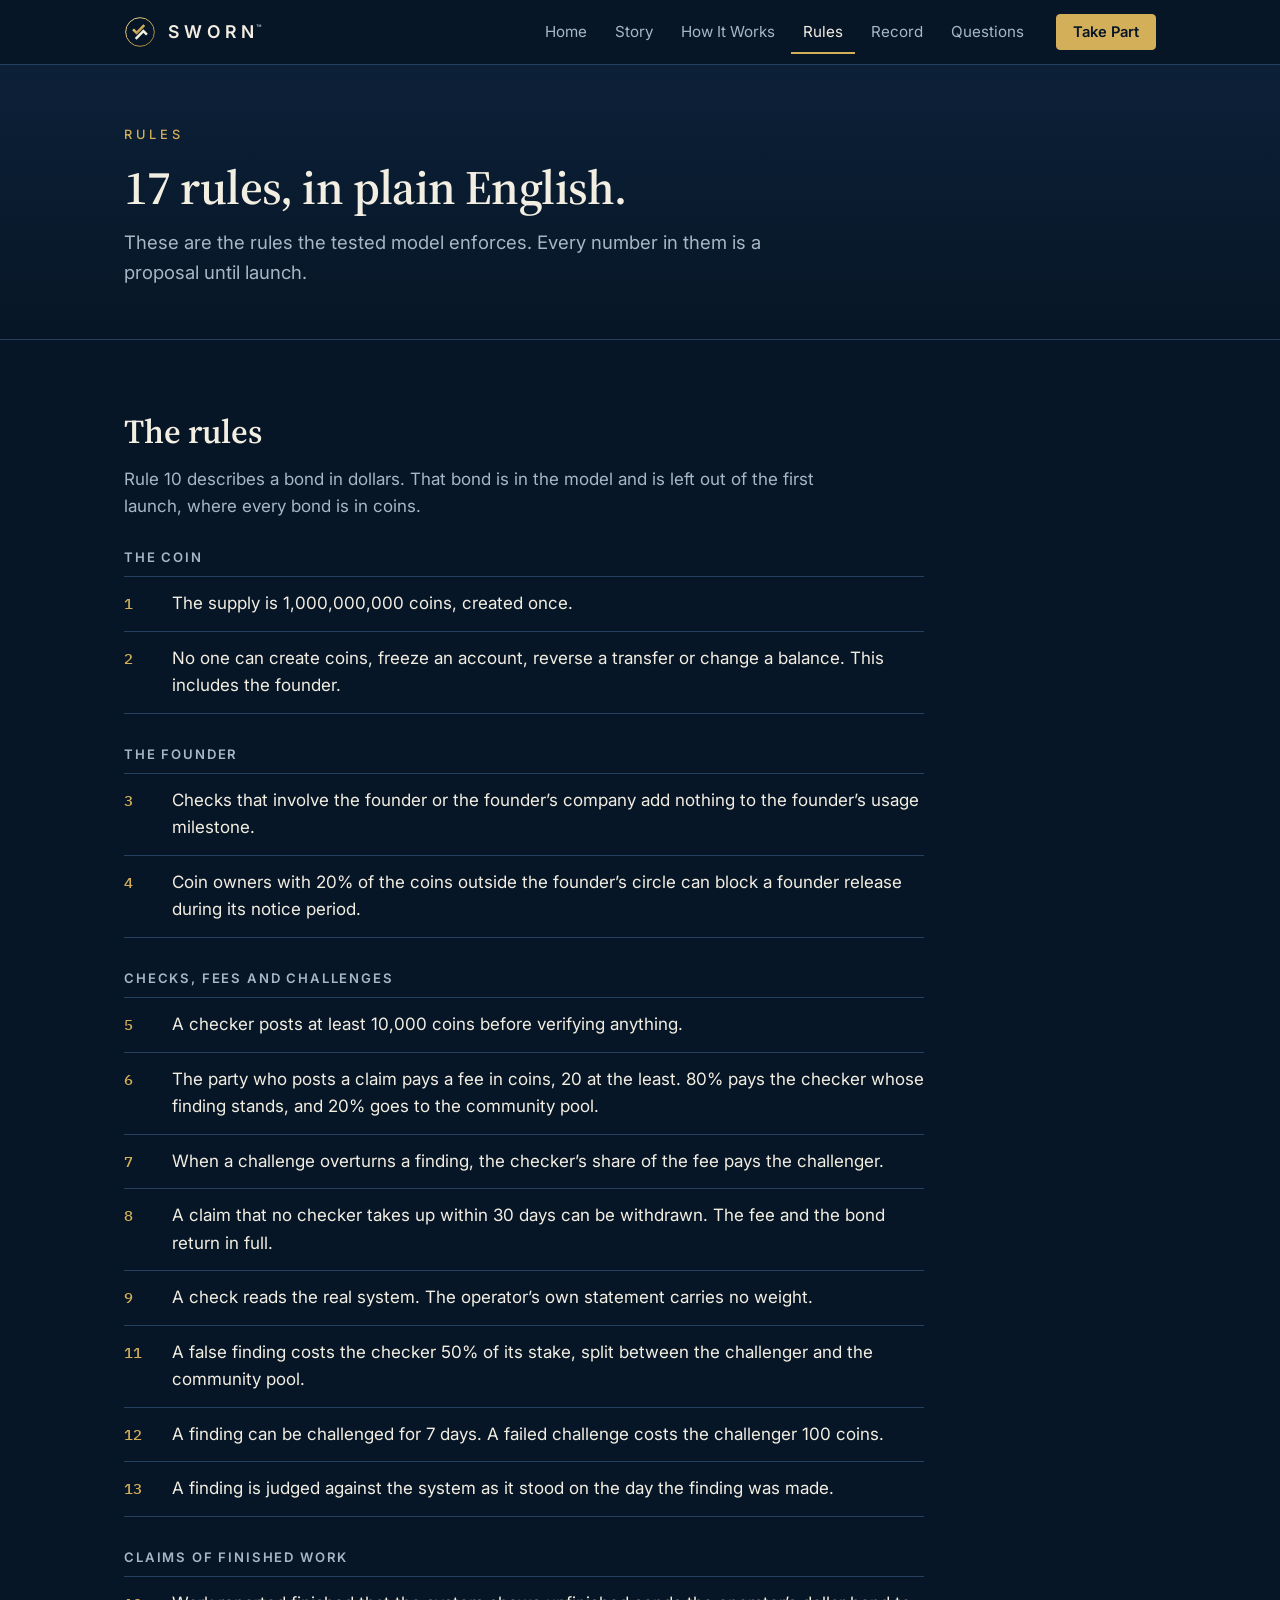
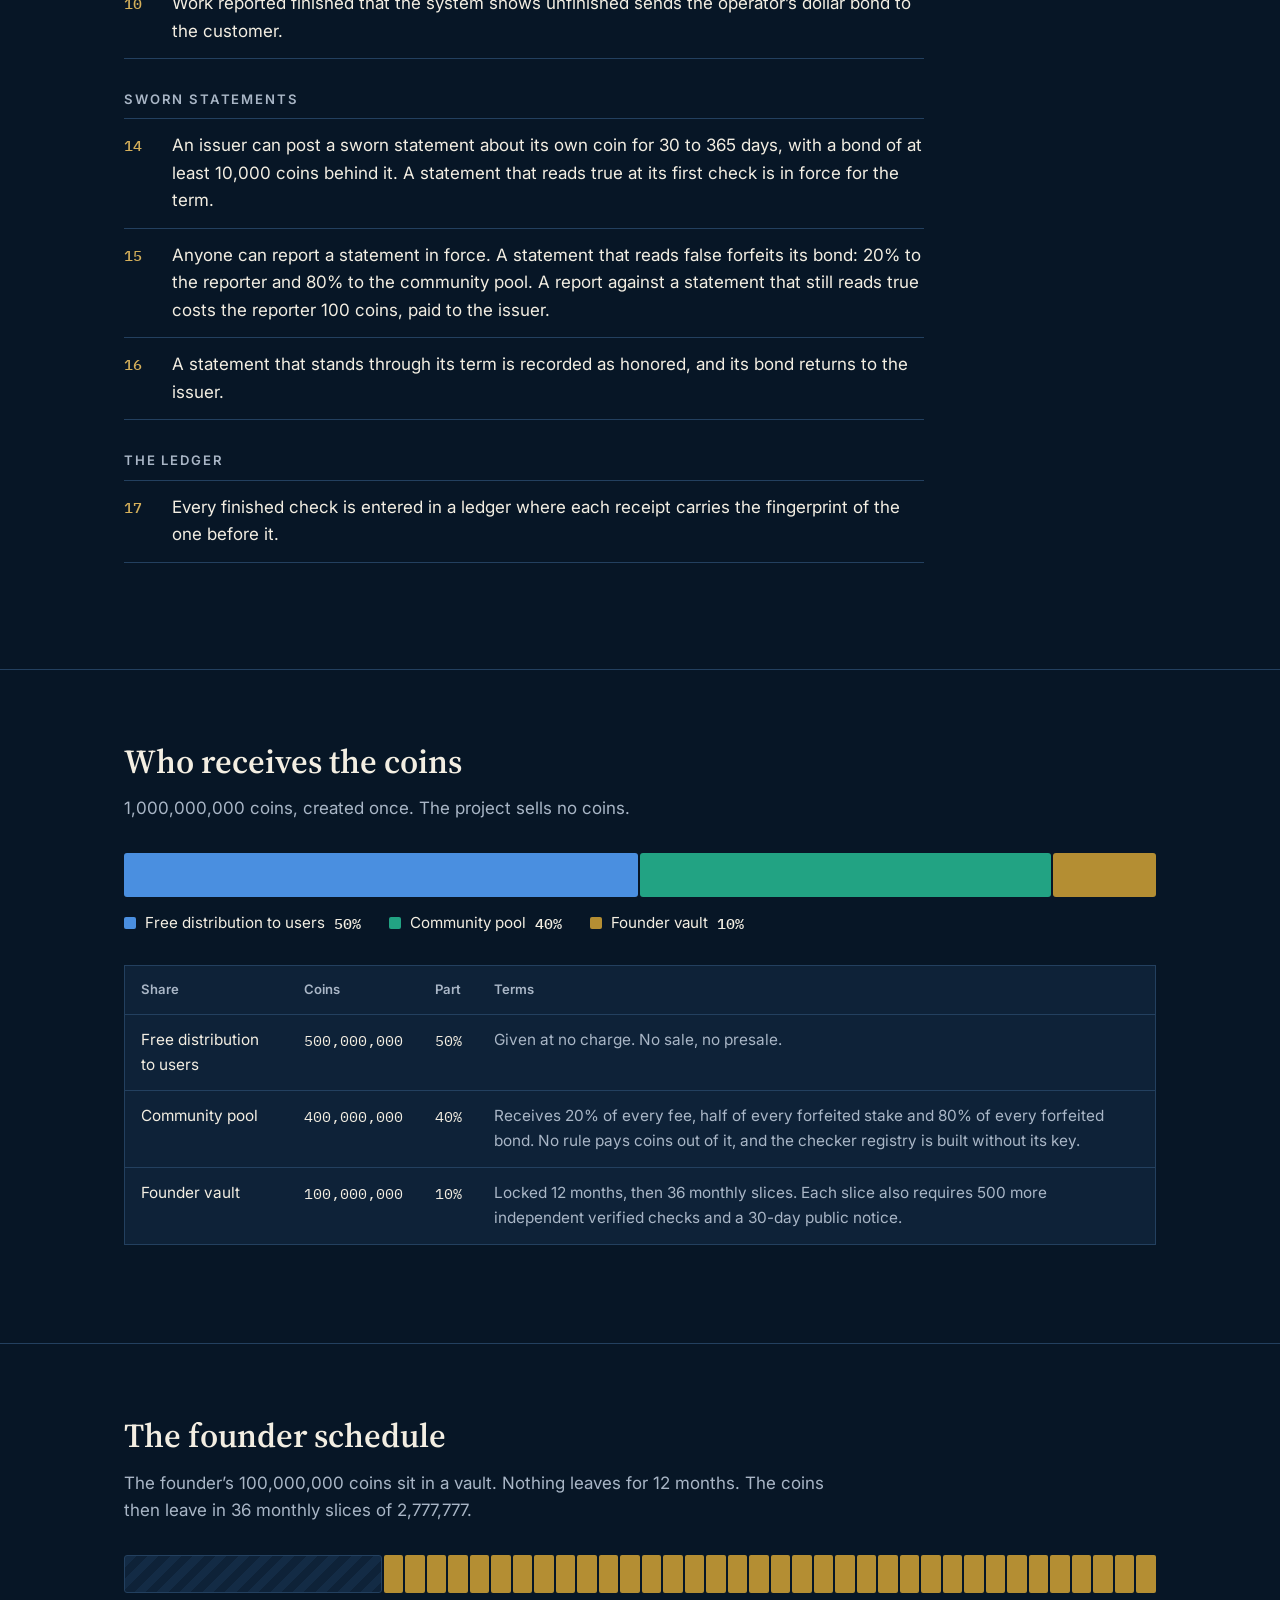
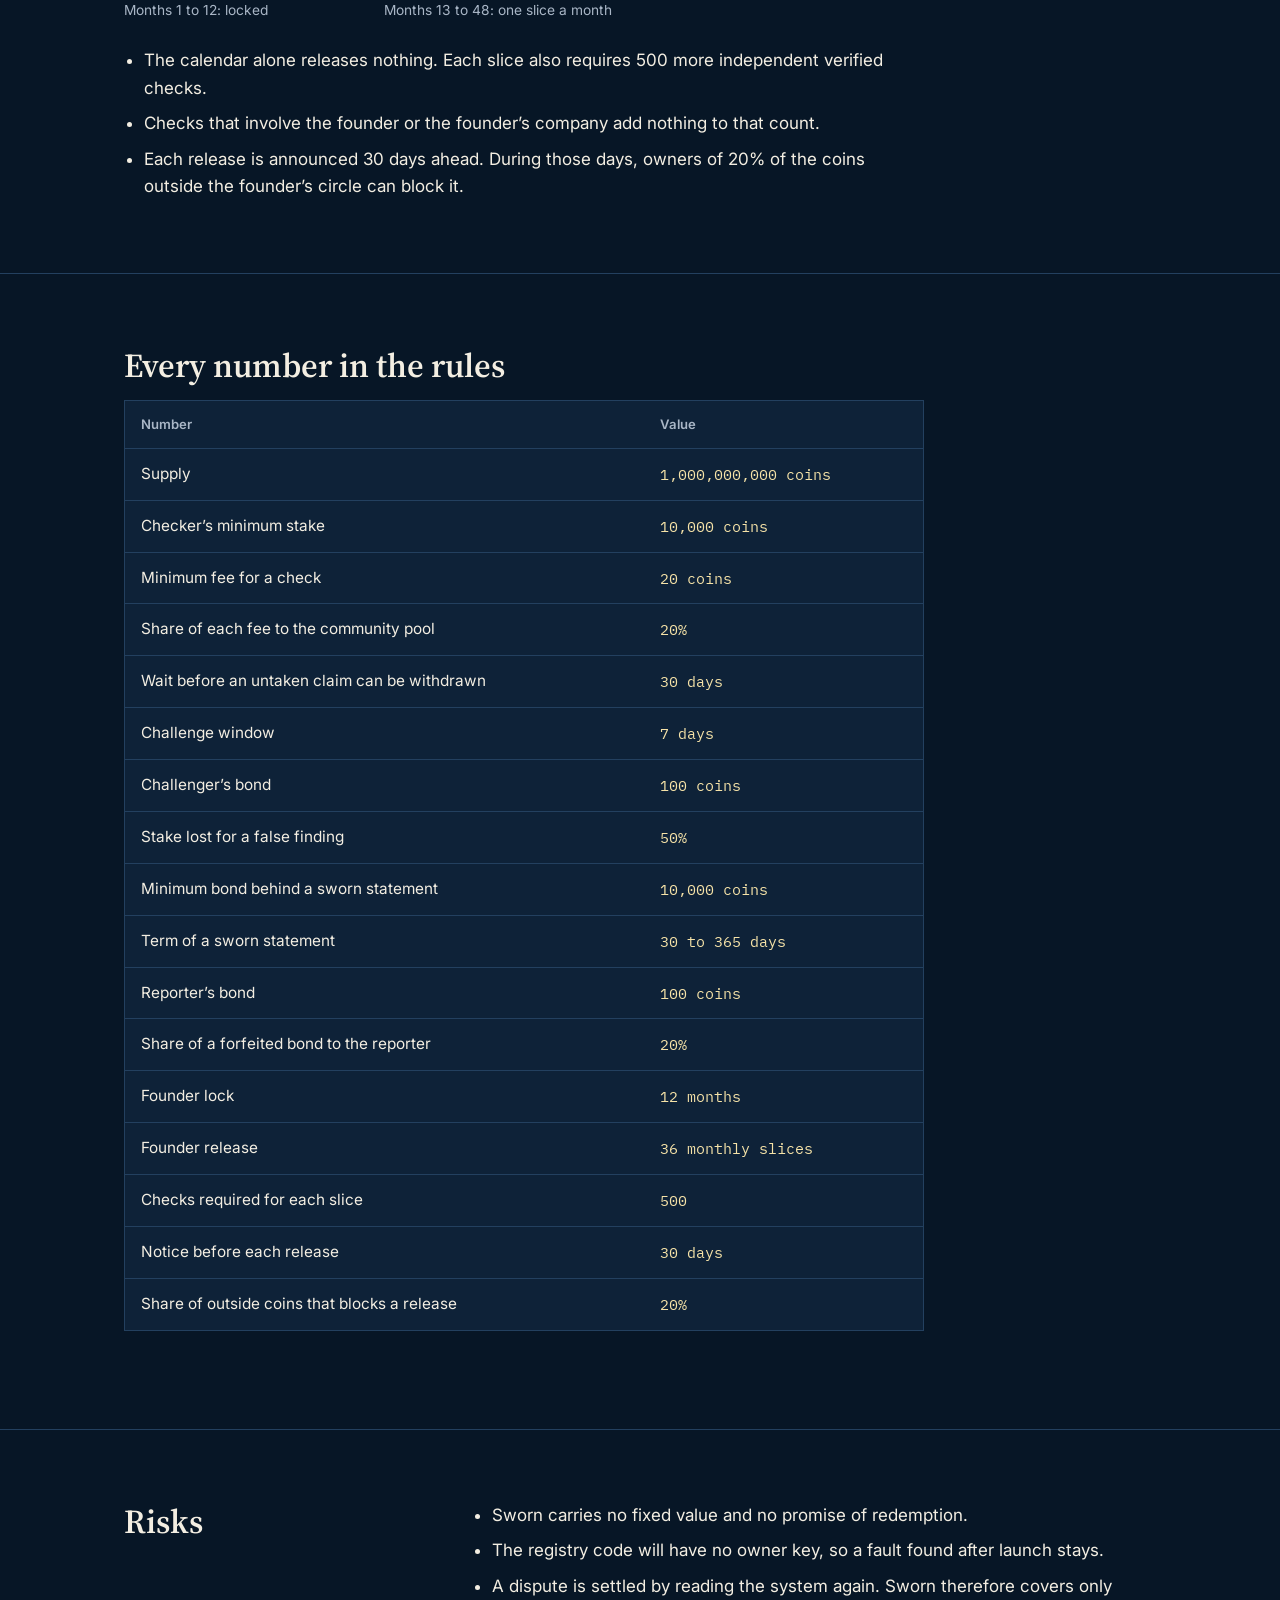
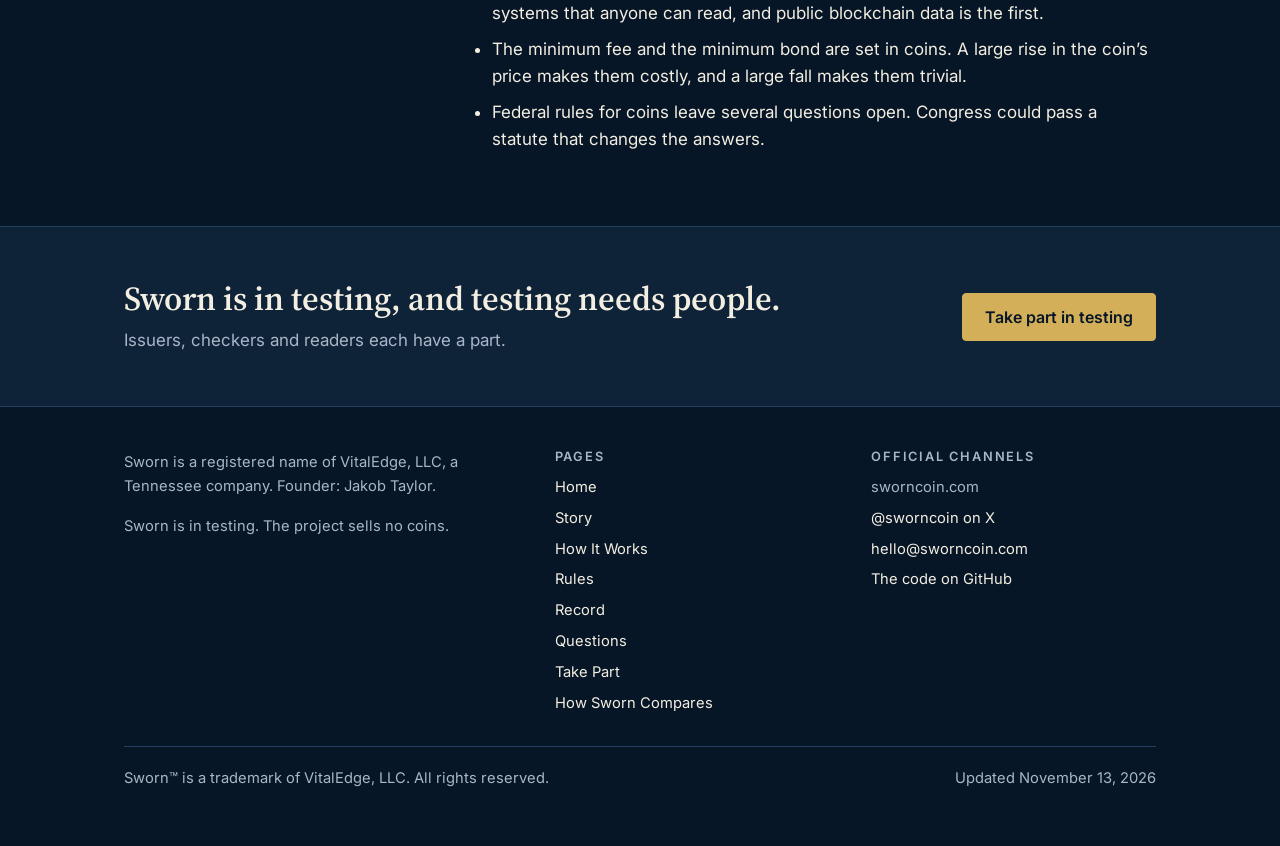
<file: rules/index.html>
<!DOCTYPE html>
<html lang="en">
<head>
<meta charset="utf-8">
<meta name="viewport" content="width=device-width, initial-scale=1">
<title>The 17 Rules of Sworn | Supply, Shares and Founder Schedule</title>
<meta name="description" content="Every rule of the Sworn coin in plain English: the fixed supply of 1 billion, who receives the coins, the founder schedule, and every number in the rules.">
<link rel="canonical" href="https://sworncoin.com/rules/">
<link rel="icon" type="image/svg+xml" href="../favicon.svg">
<link rel="apple-touch-icon" href="../sworn-profile-800.png">
<meta property="og:type" content="website">
<meta property="og:site_name" content="Sworn">
<meta property="og:url" content="https://sworncoin.com/rules/">
<meta property="og:title" content="The 17 Rules of Sworn | Supply, Shares and Founder Schedule">
<meta property="og:description" content="Every rule of the Sworn coin in plain English: the fixed supply of 1 billion, who receives the coins, the founder schedule, and every number in the rules.">
<meta property="og:image" content="https://sworncoin.com/sworn-share-1200x630.png">
<meta property="og:image:width" content="1200">
<meta property="og:image:height" content="630">
<meta property="og:image:alt" content="The Sworn coin beside the words Sworn, Proof of Done">
<meta name="twitter:card" content="summary_large_image">
<meta name="twitter:site" content="@sworncoin">
<meta name="theme-color" content="#071626">
<link rel="preconnect" href="https://fonts.googleapis.com">
<link rel="preconnect" href="https://fonts.gstatic.com" crossorigin>
<link href="https://fonts.googleapis.com/css2?family=IBM+Plex+Mono:wght@400;500&family=Inter:wght@400;500;600&family=Source+Serif+4:opsz,wght@8..60,500;8..60,600&display=swap" rel="stylesheet">
<link rel="stylesheet" href="../site.css">
<script type="application/ld+json">{"@context":"https://schema.org","@type":"Organization","name":"Sworn","legalName":"VITALEDGE, LLC","url":"https://sworncoin.com/","logo":"https://sworncoin.com/sworn-profile-800.png","email":"hello@sworncoin.com","founder":{"@type":"Person","name":"Jakob Taylor"},"sameAs":["https://x.com/sworncoin"]}</script>
</head>
<body>
<a class="skip" href="#main">Go to the main text</a>
<header class="top"><div class="wrap">
  <a class="brand" href="../" aria-label="Sworn, home"><svg width="32" height="32" viewBox="0 0 1000 1000" aria-hidden="true"><defs><linearGradient id="mg" x1="0" y1="0" x2="1" y2="1"><stop offset="0" stop-color="#F6E3A8"/><stop offset=".5" stop-color="#D4AF5A"/><stop offset="1" stop-color="#9C7526"/></linearGradient></defs><circle cx="500" cy="500" r="448" fill="none" stroke="url(#mg)" stroke-width="30"/><g transform="translate(500 500) scale(.92) translate(-500 -500)"><path d="M265 410 L385 530 L647 268" fill="none" stroke="url(#mg)" stroke-width="84"/><path d="M735 590 L615 470 L353 732" fill="none" stroke="#F3EEE2" stroke-width="84"/></g></svg><span>SWORN<sup>™</sup></span></a>
  <nav aria-label="Main"><ul><li><a href="../">Home</a></li><li><a href="../story/">Story</a></li><li><a href="../how-it-works/">How It Works</a></li><li><a href="../rules/" aria-current="page">Rules</a></li><li><a href="../record/">Record</a></li><li><a href="../questions/">Questions</a></li></ul></nav>
  <a class="btn primary small" href="../take-part/">Take Part</a>
</div></header>
<main id="main">

<div class="pagehead"><div class="wrap">
  <p class="eyebrow">Rules</p>
  <h1>17 rules, in plain English.</h1>
  <p class="lede">These are the rules the tested model enforces. Every number in them is a proposal until launch.</p>
</div></div>

<section aria-labelledby="h-rules"><div class="wrap">
  <h2 id="h-rules">The rules</h2>
  <p class="sub">Rule 10 describes a bond in dollars. That bond is in the model and is left out of the first launch, where every bond is in coins.</p>
  <h3 class="group">The coin</h3><ol class="rules"><li id="rule-1"><span class="no">1</span><span>The supply is 1,000,000,000 coins, created once.</span></li><li id="rule-2"><span class="no">2</span><span>No one can create coins, freeze an account, reverse a transfer or change a balance. This includes the founder.</span></li></ol>
  <h3 class="group">The founder</h3><ol class="rules"><li id="rule-3"><span class="no">3</span><span>Checks that involve the founder or the founder’s company add nothing to the founder’s usage milestone.</span></li><li id="rule-4"><span class="no">4</span><span>Coin owners with 20% of the coins outside the founder’s circle can block a founder release during its notice period.</span></li></ol>
  <h3 class="group">Checks, fees and challenges</h3><ol class="rules"><li id="rule-5"><span class="no">5</span><span>A checker posts at least 10,000 coins before verifying anything.</span></li><li id="rule-6"><span class="no">6</span><span>The party who posts a claim pays a fee in coins, 20 at the least. 80% pays the checker whose finding stands, and 20% goes to the community pool.</span></li><li id="rule-7"><span class="no">7</span><span>When a challenge overturns a finding, the checker’s share of the fee pays the challenger.</span></li><li id="rule-8"><span class="no">8</span><span>A claim that no checker takes up within 30 days can be withdrawn. The fee and the bond return in full.</span></li><li id="rule-9"><span class="no">9</span><span>A check reads the real system. The operator’s own statement carries no weight.</span></li><li id="rule-11"><span class="no">11</span><span>A false finding costs the checker 50% of its stake, split between the challenger and the community pool.</span></li><li id="rule-12"><span class="no">12</span><span>A finding can be challenged for 7 days. A failed challenge costs the challenger 100 coins.</span></li><li id="rule-13"><span class="no">13</span><span>A finding is judged against the system as it stood on the day the finding was made.</span></li></ol>
  <h3 class="group">Claims of finished work</h3><ol class="rules"><li id="rule-10"><span class="no">10</span><span>Work reported finished that the system shows unfinished sends the operator’s dollar bond to the customer.</span></li></ol>
  <h3 class="group">Sworn statements</h3><ol class="rules"><li id="rule-14"><span class="no">14</span><span>An issuer can post a sworn statement about its own coin for 30 to 365 days, with a bond of at least 10,000 coins behind it. A statement that reads true at its first check is in force for the term.</span></li><li id="rule-15"><span class="no">15</span><span>Anyone can report a statement in force. A statement that reads false forfeits its bond: 20% to the reporter and 80% to the community pool. A report against a statement that still reads true costs the reporter 100 coins, paid to the issuer.</span></li><li id="rule-16"><span class="no">16</span><span>A statement that stands through its term is recorded as honored, and its bond returns to the issuer.</span></li></ol>
  <h3 class="group">The ledger</h3><ol class="rules"><li id="rule-17"><span class="no">17</span><span>Every finished check is entered in a ledger where each receipt carries the fingerprint of the one before it.</span></li></ol>
</div></section>

<section aria-labelledby="h-shares"><div class="wrap">
  <h2 id="h-shares">Who receives the coins</h2>
  <p class="sub">1,000,000,000 coins, created once. The project sells no coins.</p>
  <div class="sharebar" role="img" aria-label="Free distribution to users 50%, Community pool 40%, Founder vault 10%"><span style="flex:500000000;background:var(--s-dist)" title="Free distribution to users: 500,000,000 coins, 50%"></span><span style="flex:400000000;background:var(--s-pool)" title="Community pool: 400,000,000 coins, 40%"></span><span style="flex:100000000;background:var(--s-founder)" title="Founder vault: 100,000,000 coins, 10%"></span></div>
  <ul class="legend"><li><i style="background:var(--s-dist)"></i>Free distribution to users <b>50%</b></li><li><i style="background:var(--s-pool)"></i>Community pool <b>40%</b></li><li><i style="background:var(--s-founder)"></i>Founder vault <b>10%</b></li></ul>
  <div class="scroll"><table><thead><tr><th scope="col">Share</th><th scope="col">Coins</th><th scope="col">Part</th><th scope="col">Terms</th></tr></thead><tbody>
  <tr><td data-l="Share">Free distribution to users</td><td class="num" data-l="Coins">500,000,000</td><td class="num" data-l="Part">50%</td><td data-l="Terms" class="plainv muted">Given at no charge. No sale, no presale.</td></tr><tr><td data-l="Share">Community pool</td><td class="num" data-l="Coins">400,000,000</td><td class="num" data-l="Part">40%</td><td data-l="Terms" class="plainv muted">Receives 20% of every fee, half of every forfeited stake and 80% of every forfeited bond. No rule pays coins out of it, and the checker registry is built without its key.</td></tr><tr><td data-l="Share">Founder vault</td><td class="num" data-l="Coins">100,000,000</td><td class="num" data-l="Part">10%</td><td data-l="Terms" class="plainv muted">Locked 12 months, then 36 monthly slices. Each slice also requires 500 more independent verified checks and a 30-day public notice.</td></tr>
  </tbody></table></div>
</div></section>

<section aria-labelledby="h-founder"><div class="wrap">
  <h2 id="h-founder">The founder schedule</h2>
  <p class="sub">The founder’s 100,000,000 coins sit in a vault. Nothing leaves for 12 months. The coins then leave in 36 monthly slices of 2,777,777.</p>
  <div class="sched" role="img" aria-label="Months 1 to 12: locked. Months 13 to 48: one slice each month.">
    <div class="bar"><div class="lock"></div><div class="rel"><span></span><span></span><span></span><span></span><span></span><span></span><span></span><span></span><span></span><span></span><span></span><span></span><span></span><span></span><span></span><span></span><span></span><span></span><span></span><span></span><span></span><span></span><span></span><span></span><span></span><span></span><span></span><span></span><span></span><span></span><span></span><span></span><span></span><span></span><span></span><span></span></div></div>
    <div class="ax"><div>Months 1 to 12: locked</div><div>Months 13 to 48: one slice a month</div></div>
  </div>
  <ul class="plain" style="margin-top:28px">
    <li>The calendar alone releases nothing. Each slice also requires 500 more independent verified checks.</li>
    <li>Checks that involve the founder or the founder’s company add nothing to that count.</li>
    <li>Each release is announced 30 days ahead. During those days, owners of 20% of the coins outside the founder’s circle can block it.</li>
  </ul>
</div></section>

<section aria-labelledby="h-numbers"><div class="wrap">
  <h2 id="h-numbers">Every number in the rules</h2>
  <div class="scroll" style="max-width:800px"><table><thead><tr><th scope="col">Number</th><th scope="col">Value</th></tr></thead><tbody>
  <tr><td data-l="Number" style="font-weight:400">Supply</td><td class="num res" data-l="Value">1,000,000,000 coins</td></tr><tr><td data-l="Number" style="font-weight:400">Checker’s minimum stake</td><td class="num res" data-l="Value">10,000 coins</td></tr><tr><td data-l="Number" style="font-weight:400">Minimum fee for a check</td><td class="num res" data-l="Value">20 coins</td></tr><tr><td data-l="Number" style="font-weight:400">Share of each fee to the community pool</td><td class="num res" data-l="Value">20%</td></tr><tr><td data-l="Number" style="font-weight:400">Wait before an untaken claim can be withdrawn</td><td class="num res" data-l="Value">30 days</td></tr><tr><td data-l="Number" style="font-weight:400">Challenge window</td><td class="num res" data-l="Value">7 days</td></tr><tr><td data-l="Number" style="font-weight:400">Challenger’s bond</td><td class="num res" data-l="Value">100 coins</td></tr><tr><td data-l="Number" style="font-weight:400">Stake lost for a false finding</td><td class="num res" data-l="Value">50%</td></tr><tr><td data-l="Number" style="font-weight:400">Minimum bond behind a sworn statement</td><td class="num res" data-l="Value">10,000 coins</td></tr><tr><td data-l="Number" style="font-weight:400">Term of a sworn statement</td><td class="num res" data-l="Value">30 to 365 days</td></tr><tr><td data-l="Number" style="font-weight:400">Reporter’s bond</td><td class="num res" data-l="Value">100 coins</td></tr><tr><td data-l="Number" style="font-weight:400">Share of a forfeited bond to the reporter</td><td class="num res" data-l="Value">20%</td></tr><tr><td data-l="Number" style="font-weight:400">Founder lock</td><td class="num res" data-l="Value">12 months</td></tr><tr><td data-l="Number" style="font-weight:400">Founder release</td><td class="num res" data-l="Value">36 monthly slices</td></tr><tr><td data-l="Number" style="font-weight:400">Checks required for each slice</td><td class="num res" data-l="Value">500</td></tr><tr><td data-l="Number" style="font-weight:400">Notice before each release</td><td class="num res" data-l="Value">30 days</td></tr><tr><td data-l="Number" style="font-weight:400">Share of outside coins that blocks a release</td><td class="num res" data-l="Value">20%</td></tr>
  </tbody></table></div>
</div></section>

<section aria-labelledby="h-risks"><div class="wrap split">
  <h2 id="h-risks">Risks</h2>
  <ul class="plain">
    <li>Sworn carries no fixed value and no promise of redemption.</li>
    <li>The registry code will have no owner key, so a fault found after launch stays.</li>
    <li>A dispute is settled by reading the system again. Sworn therefore covers only systems that anyone can read, and public blockchain data is the first.</li>
    <li>The minimum fee and the minimum bond are set in coins. A large rise in the coin’s price makes them costly, and a large fall makes them trivial.</li>
    <li>Federal rules for coins leave several questions open. Congress could pass a statute that changes the answers.</li>
  </ul>
</div></section>

<section class="tight band" aria-labelledby="h-cta"><div class="wrap cta"><div><h2 id="h-cta">Sworn is in testing, and testing needs people.</h2><p class="muted" style="margin:8px 0 0">Issuers, checkers and readers each have a part.</p></div><a class="btn primary" href="../take-part/">Take part in testing</a></div></section>
</main>
<footer><div class="wrap">
  <div class="cols">
    <div><p style="max-width:38ch">Sworn is a registered name of VitalEdge, LLC, a Tennessee company. Founder: Jakob Taylor.</p><p>Sworn is in testing. The project sells no coins.</p></div>
    <div><h2>Pages</h2><ul><li><a href="../">Home</a></li><li><a href="../story/">Story</a></li><li><a href="../how-it-works/">How It Works</a></li><li><a href="../rules/">Rules</a></li><li><a href="../record/">Record</a></li><li><a href="../questions/">Questions</a></li><li><a href="../take-part/">Take Part</a></li><li><a href="../compare/">How Sworn Compares</a></li></ul></div>
    <div><h2>Official Channels</h2><ul><li>sworncoin.com</li><li><a href="https://x.com/sworncoin" rel="noopener">@sworncoin on X</a></li><li><a href="mailto:hello@sworncoin.com">hello@sworncoin.com</a></li><li><a href="https://github.com/twimjakob1/sworn" rel="noopener">The code on GitHub</a></li></ul></div>
  </div>
  <div class="fine"><span>Sworn™ is a trademark of VitalEdge, LLC. All rights reserved.</span><span>Updated November 13, 2026</span></div>
</div></footer>
</body>
</html>
</file>
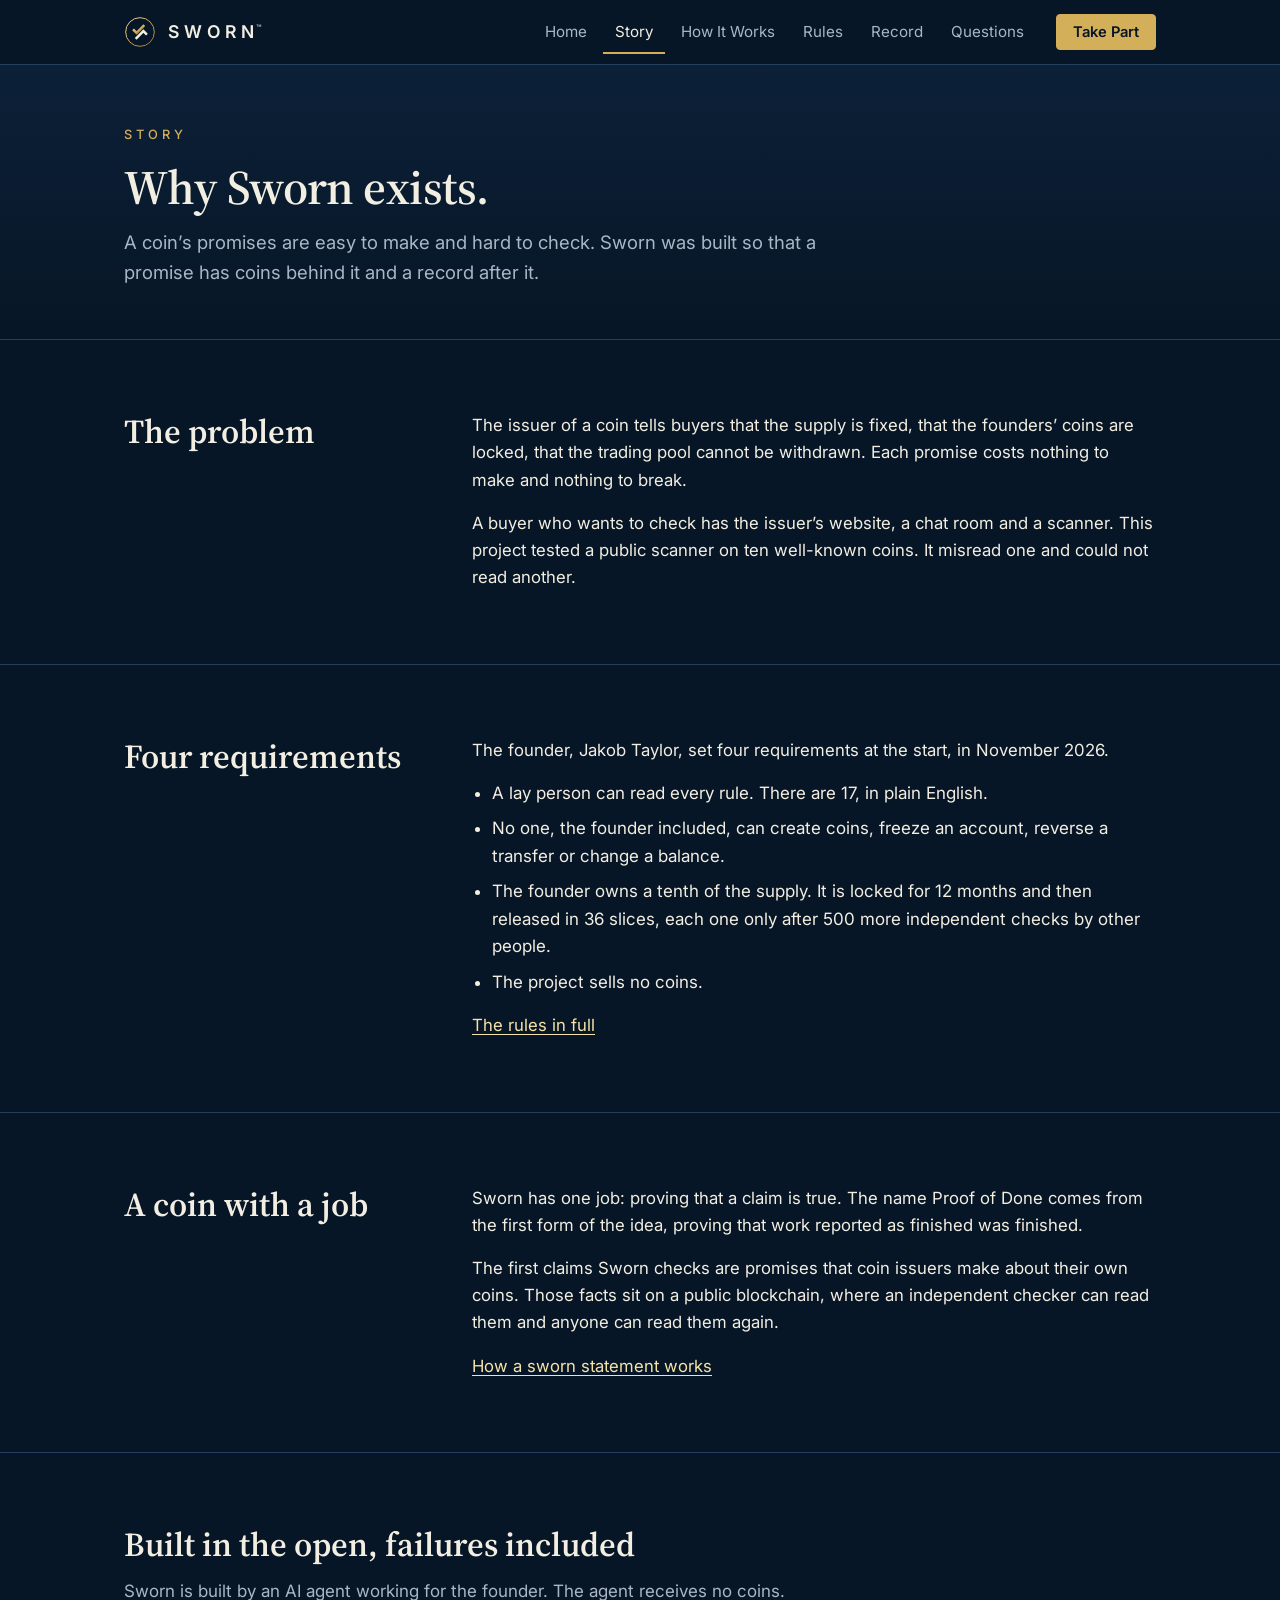
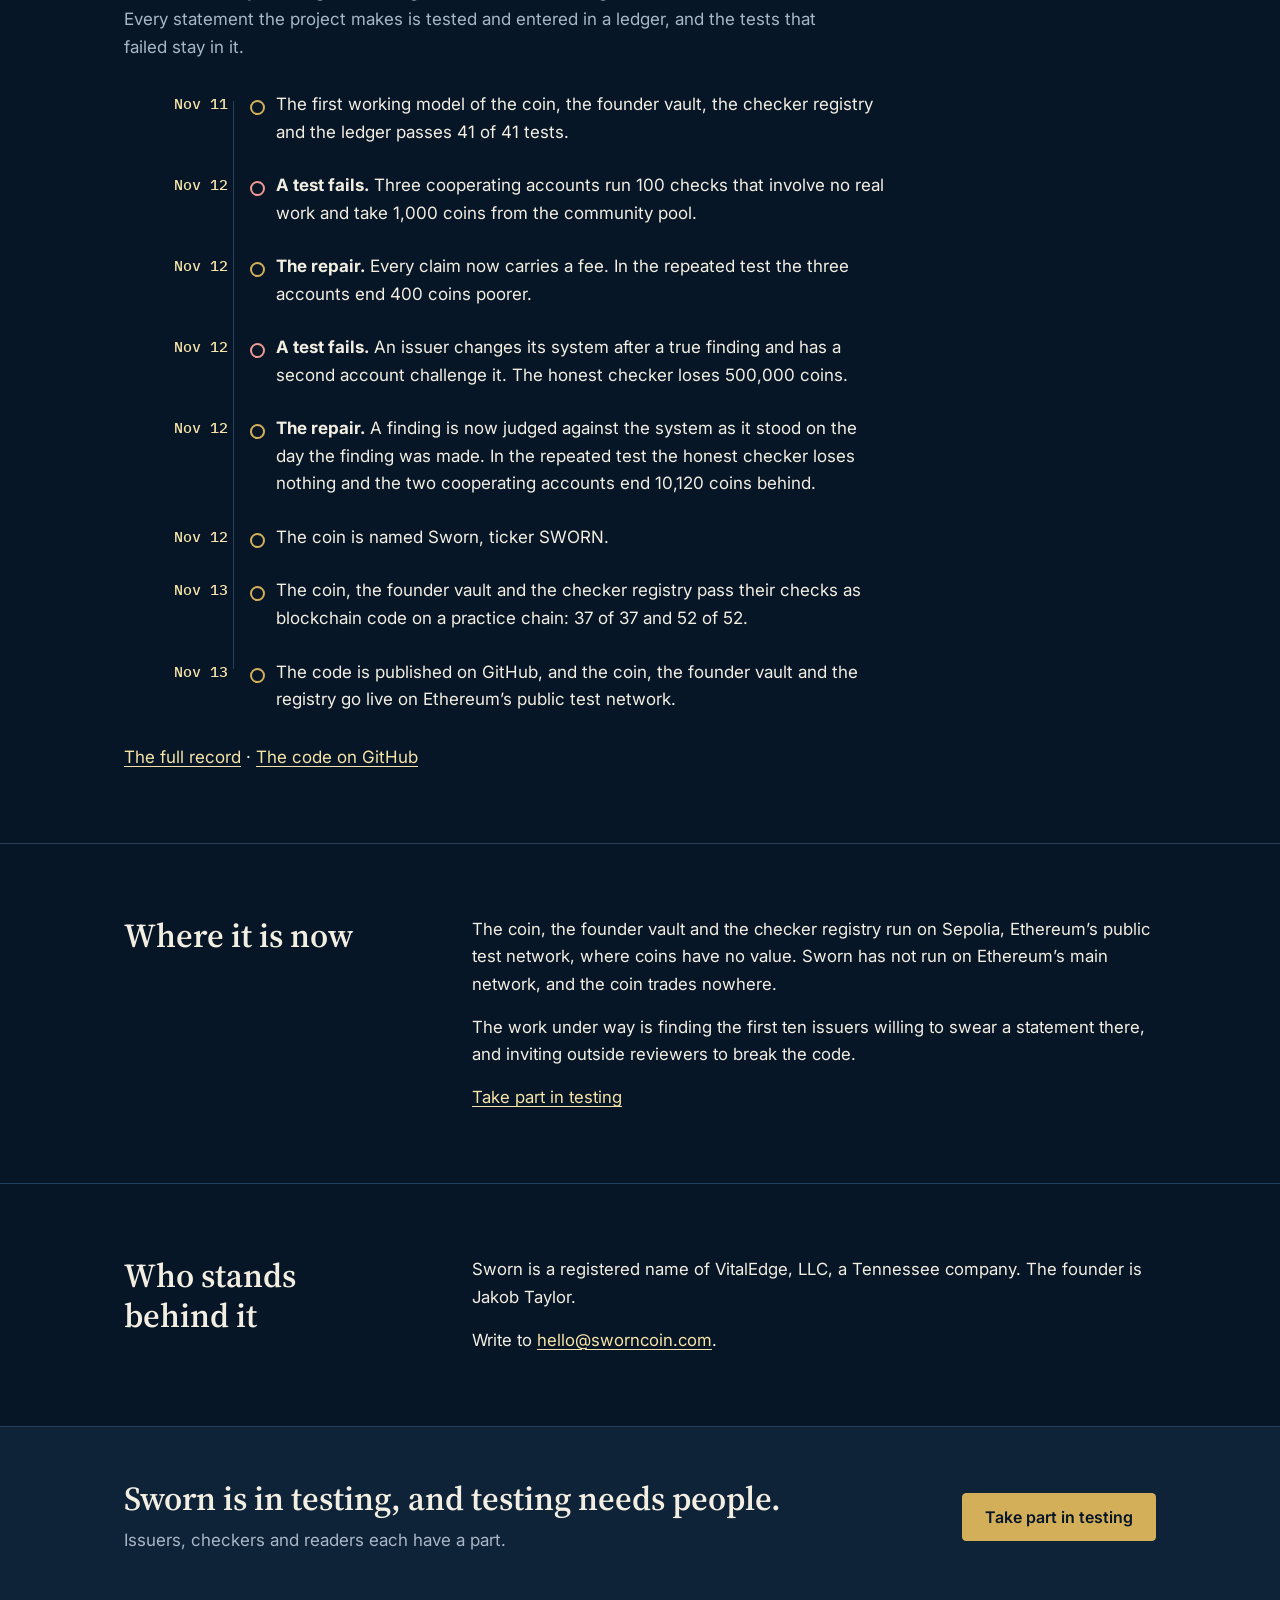
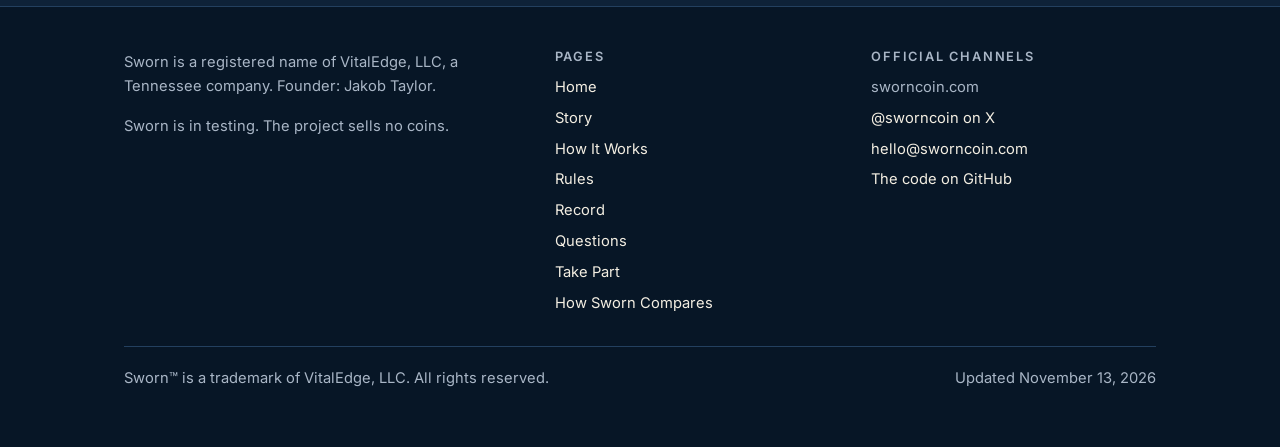
<file: story/index.html>
<!DOCTYPE html>
<html lang="en">
<head>
<meta charset="utf-8">
<meta name="viewport" content="width=device-width, initial-scale=1">
<title>Why Sworn Exists | The Story of the Coin</title>
<meta name="description" content="Why Sworn was built: four founding requirements, a coin with one job, and a record that includes the tests that failed.">
<link rel="canonical" href="https://sworncoin.com/story/">
<link rel="icon" type="image/svg+xml" href="../favicon.svg">
<link rel="apple-touch-icon" href="../sworn-profile-800.png">
<meta property="og:type" content="website">
<meta property="og:site_name" content="Sworn">
<meta property="og:url" content="https://sworncoin.com/story/">
<meta property="og:title" content="Why Sworn Exists | The Story of the Coin">
<meta property="og:description" content="Why Sworn was built: four founding requirements, a coin with one job, and a record that includes the tests that failed.">
<meta property="og:image" content="https://sworncoin.com/sworn-share-1200x630.png">
<meta property="og:image:width" content="1200">
<meta property="og:image:height" content="630">
<meta property="og:image:alt" content="The Sworn coin beside the words Sworn, Proof of Done">
<meta name="twitter:card" content="summary_large_image">
<meta name="twitter:site" content="@sworncoin">
<meta name="theme-color" content="#071626">
<link rel="preconnect" href="https://fonts.googleapis.com">
<link rel="preconnect" href="https://fonts.gstatic.com" crossorigin>
<link href="https://fonts.googleapis.com/css2?family=IBM+Plex+Mono:wght@400;500&family=Inter:wght@400;500;600&family=Source+Serif+4:opsz,wght@8..60,500;8..60,600&display=swap" rel="stylesheet">
<link rel="stylesheet" href="../site.css">
<script type="application/ld+json">{"@context":"https://schema.org","@type":"Organization","name":"Sworn","legalName":"VITALEDGE, LLC","url":"https://sworncoin.com/","logo":"https://sworncoin.com/sworn-profile-800.png","email":"hello@sworncoin.com","founder":{"@type":"Person","name":"Jakob Taylor"},"sameAs":["https://x.com/sworncoin"]}</script>
</head>
<body>
<a class="skip" href="#main">Go to the main text</a>
<header class="top"><div class="wrap">
  <a class="brand" href="../" aria-label="Sworn, home"><svg width="32" height="32" viewBox="0 0 1000 1000" aria-hidden="true"><defs><linearGradient id="mg" x1="0" y1="0" x2="1" y2="1"><stop offset="0" stop-color="#F6E3A8"/><stop offset=".5" stop-color="#D4AF5A"/><stop offset="1" stop-color="#9C7526"/></linearGradient></defs><circle cx="500" cy="500" r="448" fill="none" stroke="url(#mg)" stroke-width="30"/><g transform="translate(500 500) scale(.92) translate(-500 -500)"><path d="M265 410 L385 530 L647 268" fill="none" stroke="url(#mg)" stroke-width="84"/><path d="M735 590 L615 470 L353 732" fill="none" stroke="#F3EEE2" stroke-width="84"/></g></svg><span>SWORN<sup>™</sup></span></a>
  <nav aria-label="Main"><ul><li><a href="../">Home</a></li><li><a href="../story/" aria-current="page">Story</a></li><li><a href="../how-it-works/">How It Works</a></li><li><a href="../rules/">Rules</a></li><li><a href="../record/">Record</a></li><li><a href="../questions/">Questions</a></li></ul></nav>
  <a class="btn primary small" href="../take-part/">Take Part</a>
</div></header>
<main id="main">

<div class="pagehead"><div class="wrap">
  <p class="eyebrow">Story</p>
  <h1>Why Sworn exists.</h1>
  <p class="lede">A coin’s promises are easy to make and hard to check. Sworn was built so that a promise has coins behind it and a record after it.</p>
</div></div>

<section class="story" aria-labelledby="s-problem"><div class="wrap split">
  <h2 id="s-problem">The problem</h2>
  <div class="prose">
    <p>The issuer of a coin tells buyers that the supply is fixed, that the founders’ coins are locked, that the trading pool cannot be withdrawn. Each promise costs nothing to make and nothing to break.</p>
    <p>A buyer who wants to check has the issuer’s website, a chat room and a scanner. This project tested a public scanner on ten well-known coins. It misread one and could not read another.</p>
  </div>
</div></section>

<section class="story" aria-labelledby="s-start"><div class="wrap split">
  <h2 id="s-start">Four requirements</h2>
  <div class="prose">
    <p>The founder, Jakob Taylor, set four requirements at the start, in November 2026.</p>
    <ul class="plain" style="margin-bottom:16px">
      <li>A lay person can read every rule. There are 17, in plain English.</li>
      <li>No one, the founder included, can create coins, freeze an account, reverse a transfer or change a balance.</li>
      <li>The founder owns a tenth of the supply. It is locked for 12 months and then released in 36 slices, each one only after 500 more independent checks by other people.</li>
      <li>The project sells no coins.</li>
    </ul>
    <p><a href="../rules/">The rules in full</a></p>
  </div>
</div></section>

<section class="story" aria-labelledby="s-job"><div class="wrap split">
  <h2 id="s-job">A coin with a job</h2>
  <div class="prose">
    <p>Sworn has one job: proving that a claim is true. The name Proof of Done comes from the first form of the idea, proving that work reported as finished was finished.</p>
    <p>The first claims Sworn checks are promises that coin issuers make about their own coins. Those facts sit on a public blockchain, where an independent checker can read them and anyone can read them again.</p>
    <p><a href="../how-it-works/">How a sworn statement works</a></p>
  </div>
</div></section>

<section class="story" aria-labelledby="s-open"><div class="wrap">
  <h2 id="s-open">Built in the open, failures included</h2>
  <p class="sub">Sworn is built by an AI agent working for the founder. The agent receives no coins. Every statement the project makes is tested and entered in a ledger, and the tests that failed stay in it.</p>
  <ol class="tl">
    <li><span class="d">Nov 11</span><div class="t"><p>The first working model of the coin, the founder vault, the checker registry and the ledger passes 41 of 41 tests.</p></div></li>
    <li><span class="d">Nov 12</span><div class="t bad"><p><strong>A test fails.</strong> Three cooperating accounts run 100 checks that involve no real work and take 1,000 coins from the community pool.</p></div></li>
    <li><span class="d">Nov 12</span><div class="t"><p><strong>The repair.</strong> Every claim now carries a fee. In the repeated test the three accounts end 400 coins poorer.</p></div></li>
    <li><span class="d">Nov 12</span><div class="t bad"><p><strong>A test fails.</strong> An issuer changes its system after a true finding and has a second account challenge it. The honest checker loses 500,000 coins.</p></div></li>
    <li><span class="d">Nov 12</span><div class="t"><p><strong>The repair.</strong> A finding is now judged against the system as it stood on the day the finding was made. In the repeated test the honest checker loses nothing and the two cooperating accounts end 10,120 coins behind.</p></div></li>
    <li><span class="d">Nov 12</span><div class="t"><p>The coin is named Sworn, ticker SWORN.</p></div></li>
    <li><span class="d">Nov 13</span><div class="t"><p>The coin, the founder vault and the checker registry pass their checks as blockchain code on a practice chain: 37 of 37 and 52 of 52.</p></div></li>
    <li><span class="d">Nov 13</span><div class="t"><p>The code is published on GitHub, and the coin, the founder vault and the registry go live on Ethereum’s public test network.</p></div></li>
  </ol>
  <p style="margin:30px 0 0"><a href="../record/">The full record</a> · <a href="https://github.com/twimjakob1/sworn" rel="noopener">The code on GitHub</a></p>
</div></section>

<section class="story" aria-labelledby="s-now"><div class="wrap split">
  <h2 id="s-now">Where it is now</h2>
  <div class="prose">
    <p>The coin, the founder vault and the checker registry run on Sepolia, Ethereum’s public test network, where coins have no value. Sworn has not run on Ethereum’s main network, and the coin trades nowhere.</p>
    <p>The work under way is finding the first ten issuers willing to swear a statement there, and inviting outside reviewers to break the code.</p>
    <p><a href="../take-part/">Take part in testing</a></p>
  </div>
</div></section>

<section class="story" aria-labelledby="s-who"><div class="wrap split">
  <h2 id="s-who">Who stands behind it</h2>
  <div class="prose">
    <p>Sworn is a registered name of VitalEdge, LLC, a Tennessee company. The founder is Jakob Taylor.</p>
    <p>Write to <a href="mailto:hello@sworncoin.com">hello@sworncoin.com</a>.</p>
  </div>
</div></section>

<section class="tight band" aria-labelledby="h-cta"><div class="wrap cta"><div><h2 id="h-cta">Sworn is in testing, and testing needs people.</h2><p class="muted" style="margin:8px 0 0">Issuers, checkers and readers each have a part.</p></div><a class="btn primary" href="../take-part/">Take part in testing</a></div></section>
</main>
<footer><div class="wrap">
  <div class="cols">
    <div><p style="max-width:38ch">Sworn is a registered name of VitalEdge, LLC, a Tennessee company. Founder: Jakob Taylor.</p><p>Sworn is in testing. The project sells no coins.</p></div>
    <div><h2>Pages</h2><ul><li><a href="../">Home</a></li><li><a href="../story/">Story</a></li><li><a href="../how-it-works/">How It Works</a></li><li><a href="../rules/">Rules</a></li><li><a href="../record/">Record</a></li><li><a href="../questions/">Questions</a></li><li><a href="../take-part/">Take Part</a></li><li><a href="../compare/">How Sworn Compares</a></li></ul></div>
    <div><h2>Official Channels</h2><ul><li>sworncoin.com</li><li><a href="https://x.com/sworncoin" rel="noopener">@sworncoin on X</a></li><li><a href="mailto:hello@sworncoin.com">hello@sworncoin.com</a></li><li><a href="https://github.com/twimjakob1/sworn" rel="noopener">The code on GitHub</a></li></ul></div>
  </div>
  <div class="fine"><span>Sworn™ is a trademark of VitalEdge, LLC. All rights reserved.</span><span>Updated November 13, 2026</span></div>
</div></footer>
</body>
</html>
</file>
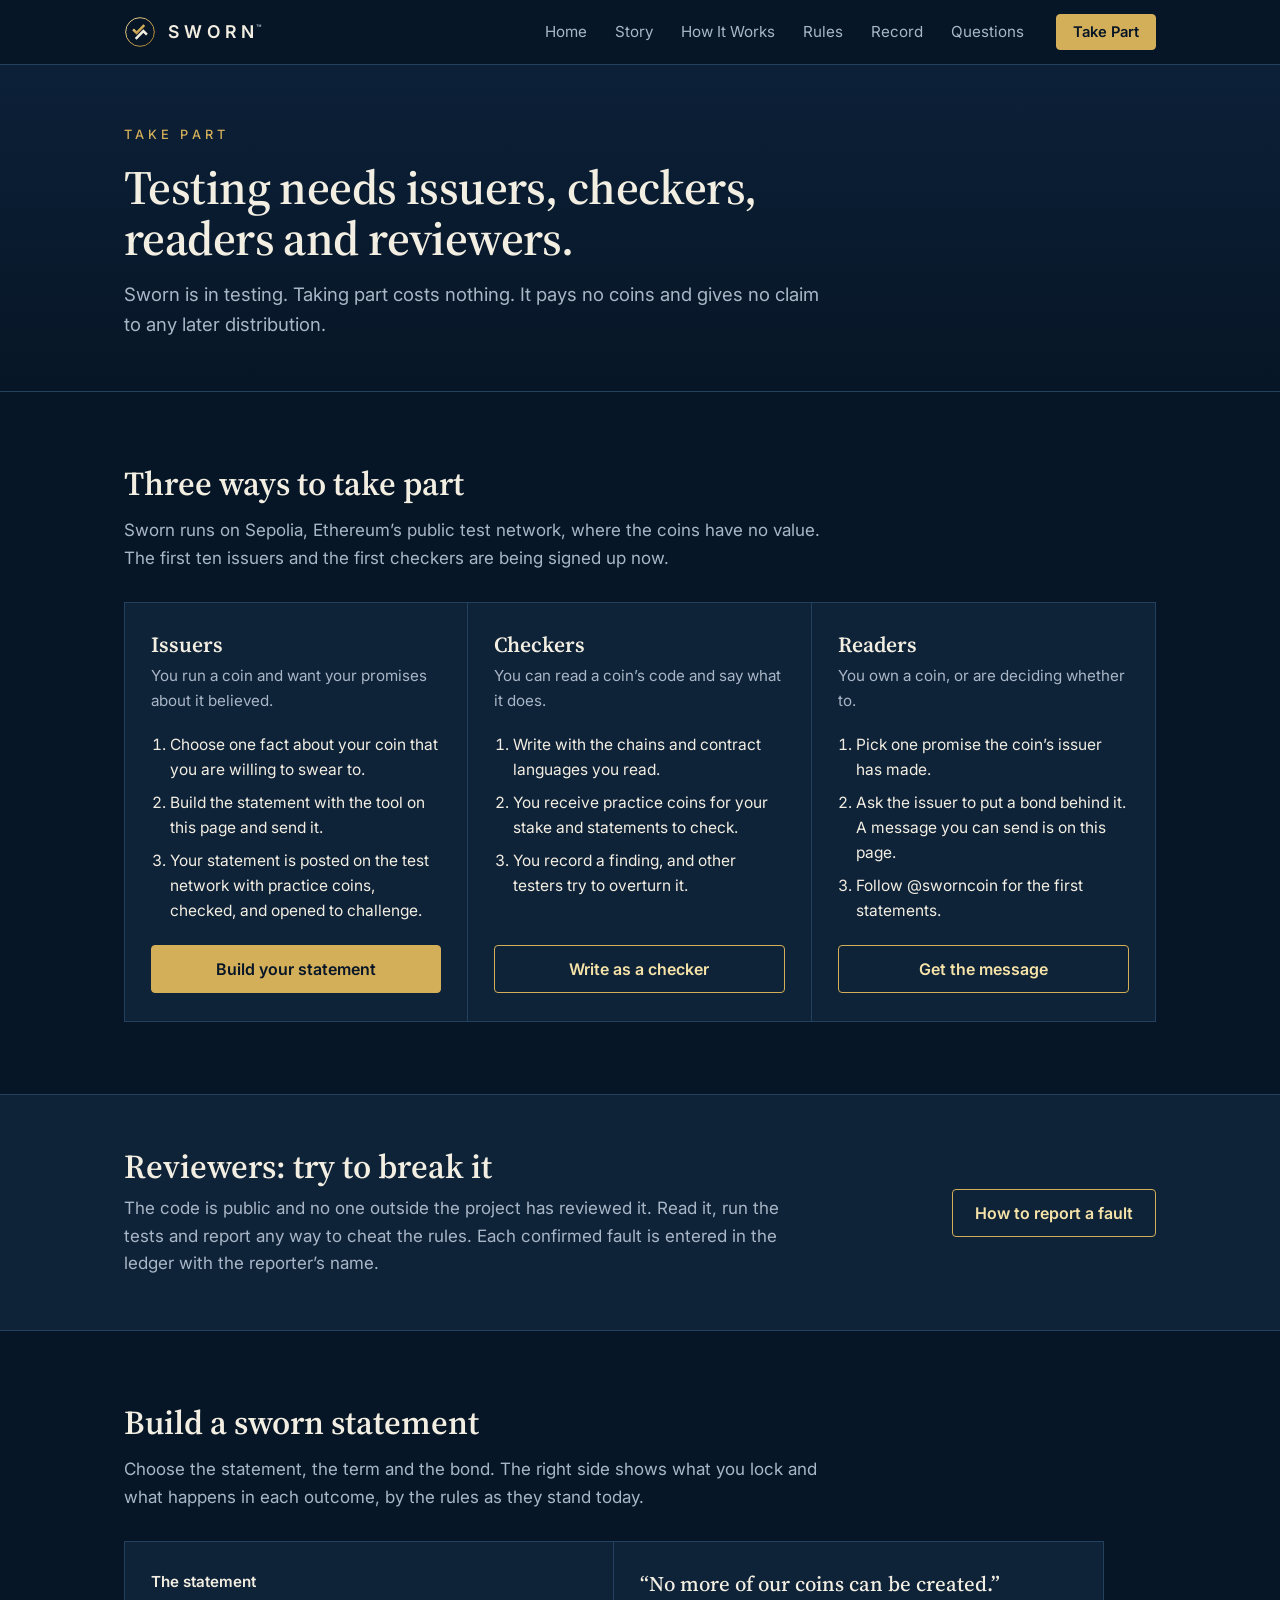
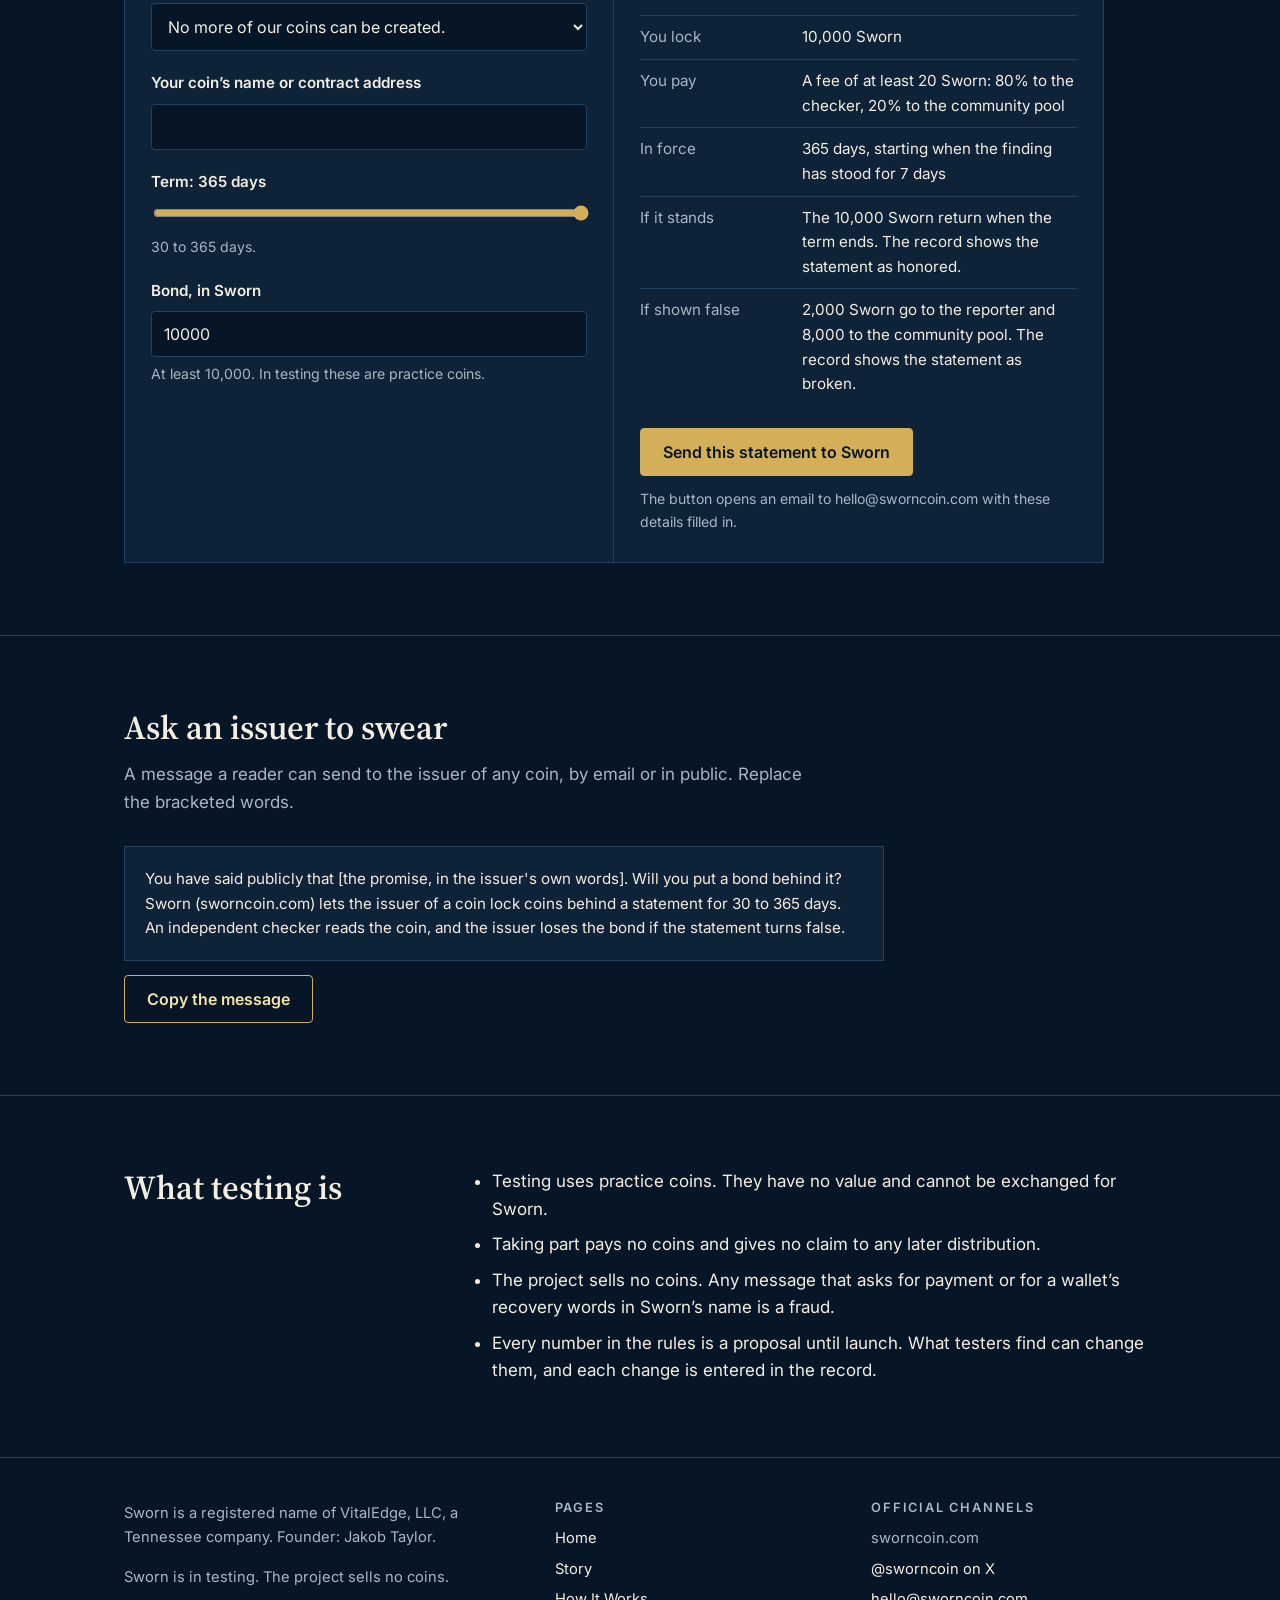
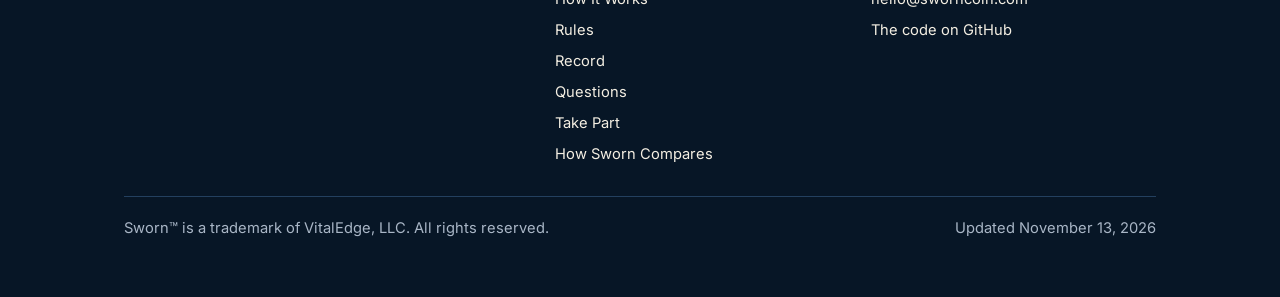
<file: take-part/index.html>
<!DOCTYPE html>
<html lang="en">
<head>
<meta charset="utf-8">
<meta name="viewport" content="width=device-width, initial-scale=1">
<title>Take Part in Sworn Testing | Issuers, Checkers, Readers</title>
<meta name="description" content="Take part in testing Sworn: build a sworn statement for your coin, sign up as a checker, or ask a coin issuer to put a bond behind a promise.">
<link rel="canonical" href="https://sworncoin.com/take-part/">
<link rel="icon" type="image/svg+xml" href="../favicon.svg">
<link rel="apple-touch-icon" href="../sworn-profile-800.png">
<meta property="og:type" content="website">
<meta property="og:site_name" content="Sworn">
<meta property="og:url" content="https://sworncoin.com/take-part/">
<meta property="og:title" content="Take Part in Sworn Testing | Issuers, Checkers, Readers">
<meta property="og:description" content="Take part in testing Sworn: build a sworn statement for your coin, sign up as a checker, or ask a coin issuer to put a bond behind a promise.">
<meta property="og:image" content="https://sworncoin.com/sworn-share-1200x630.png">
<meta property="og:image:width" content="1200">
<meta property="og:image:height" content="630">
<meta property="og:image:alt" content="The Sworn coin beside the words Sworn, Proof of Done">
<meta name="twitter:card" content="summary_large_image">
<meta name="twitter:site" content="@sworncoin">
<meta name="theme-color" content="#071626">
<link rel="preconnect" href="https://fonts.googleapis.com">
<link rel="preconnect" href="https://fonts.gstatic.com" crossorigin>
<link href="https://fonts.googleapis.com/css2?family=IBM+Plex+Mono:wght@400;500&family=Inter:wght@400;500;600&family=Source+Serif+4:opsz,wght@8..60,500;8..60,600&display=swap" rel="stylesheet">
<link rel="stylesheet" href="../site.css">
<script type="application/ld+json">{"@context":"https://schema.org","@type":"Organization","name":"Sworn","legalName":"VITALEDGE, LLC","url":"https://sworncoin.com/","logo":"https://sworncoin.com/sworn-profile-800.png","email":"hello@sworncoin.com","founder":{"@type":"Person","name":"Jakob Taylor"},"sameAs":["https://x.com/sworncoin"]}</script>
</head>
<body>
<a class="skip" href="#main">Go to the main text</a>
<header class="top"><div class="wrap">
  <a class="brand" href="../" aria-label="Sworn, home"><svg width="32" height="32" viewBox="0 0 1000 1000" aria-hidden="true"><defs><linearGradient id="mg" x1="0" y1="0" x2="1" y2="1"><stop offset="0" stop-color="#F6E3A8"/><stop offset=".5" stop-color="#D4AF5A"/><stop offset="1" stop-color="#9C7526"/></linearGradient></defs><circle cx="500" cy="500" r="448" fill="none" stroke="url(#mg)" stroke-width="30"/><g transform="translate(500 500) scale(.92) translate(-500 -500)"><path d="M265 410 L385 530 L647 268" fill="none" stroke="url(#mg)" stroke-width="84"/><path d="M735 590 L615 470 L353 732" fill="none" stroke="#F3EEE2" stroke-width="84"/></g></svg><span>SWORN<sup>™</sup></span></a>
  <nav aria-label="Main"><ul><li><a href="../">Home</a></li><li><a href="../story/">Story</a></li><li><a href="../how-it-works/">How It Works</a></li><li><a href="../rules/">Rules</a></li><li><a href="../record/">Record</a></li><li><a href="../questions/">Questions</a></li></ul></nav>
  <a class="btn primary small" href="../take-part/" aria-current="page">Take Part</a>
</div></header>
<main id="main">

<div class="pagehead"><div class="wrap">
  <p class="eyebrow">Take Part</p>
  <h1>Testing needs issuers, checkers, readers and reviewers.</h1>
  <p class="lede">Sworn is in testing. Taking part costs nothing. It pays no coins and gives no claim to any later distribution.</p>
</div></div>

<section aria-labelledby="t-tracks"><div class="wrap">
  <h2 id="t-tracks">Three ways to take part</h2>
  <p class="sub">Sworn runs on Sepolia, Ethereum’s public test network, where the coins have no value. The first ten issuers and the first checkers are being signed up now.</p>
  <div class="tracks">
    <article id="issuers">
      <h3>Issuers</h3>
      <p class="who">You run a coin and want your promises about it believed.</p>
      <ol>
        <li>Choose one fact about your coin that you are willing to swear to.</li>
        <li>Build the statement with the tool on this page and send it.</li>
        <li>Your statement is posted on the test network with practice coins, checked, and opened to challenge.</li>
      </ol>
      <a class="btn primary" href="#build">Build your statement</a>
    </article>
    <article id="checkers">
      <h3>Checkers</h3>
      <p class="who">You can read a coin’s code and say what it does.</p>
      <ol>
        <li>Write with the chains and contract languages you read.</li>
        <li>You receive practice coins for your stake and statements to check.</li>
        <li>You record a finding, and other testers try to overturn it.</li>
      </ol>
      <a class="btn quiet" href="mailto:hello@sworncoin.com?subject=Checker%20for%20Sworn%20testing&body=I%20want%20to%20check%20statements%20in%20Sworn%20testing.%0A%0AChains%20and%20contract%20languages%20I%20read%3A%0A%0AWork%20I%20can%20point%20to%20(optional)%3A%0A">Write as a checker</a>
    </article>
    <article id="readers">
      <h3>Readers</h3>
      <p class="who">You own a coin, or are deciding whether to.</p>
      <ol>
        <li>Pick one promise the coin’s issuer has made.</li>
        <li>Ask the issuer to put a bond behind it. A message you can send is on this page.</li>
        <li>Follow @sworncoin for the first statements.</li>
      </ol>
      <a class="btn quiet" href="#ask">Get the message</a>
    </article>
  </div>
</div></section>

<section class="tight band" aria-labelledby="t-review"><div class="wrap cta">
  <div style="max-width:62ch"><h2 id="t-review">Reviewers: try to break it</h2><p class="muted" style="margin:8px 0 0">The code is public and no one outside the project has reviewed it. Read it, run the tests and report any way to cheat the rules. Each confirmed fault is entered in the ledger with the reporter’s name.</p></div>
  <a class="btn quiet" href="https://github.com/twimjakob1/sworn/blob/main/SECURITY.md" rel="noopener">How to report a fault</a>
</div></section>

<section aria-labelledby="build"><div class="wrap">
  <h2 id="build">Build a sworn statement</h2>
  <p class="sub">Choose the statement, the term and the bond. The right side shows what you lock and what happens in each outcome, by the rules as they stand today.</p>
  <div class="builder">
    <form id="bf" onsubmit="return false">
      <div><label for="b-st">The statement</label>
        <select id="b-st"><option>No more of our coins can be created.</option><option>No account can freeze or take your coins.</option><option>Insiders own no more than 10% of the supply.</option><option>The trading pool cannot be withdrawn this year.</option><option>No one can replace the code.</option><option value="">Another statement</option></select>
        <input type="text" id="b-own" placeholder="Your statement, as one sentence" aria-label="Your own statement" hidden style="margin-top:10px">
      </div>
      <div><label for="b-coin">Your coin’s name or contract address</label><input type="text" id="b-coin" autocomplete="off"></div>
      <div><label for="b-term">Term: <span id="b-termv">365</span> days</label><input type="range" id="b-term" min="30" max="365" value="365"><p class="hint">30 to 365 days.</p></div>
      <div><label for="b-bond">Bond, in Sworn</label><input type="number" id="b-bond" min="10000" step="1000" value="10000"><p class="hint">At least 10,000. In testing these are practice coins.</p></div>
    </form>
    <div class="out" aria-live="polite">
      <p class="st" id="o-st"></p>
      <dl>
        <div><dt>You lock</dt><dd id="o-bond"></dd></div>
        <div><dt>You pay</dt><dd>A fee of at least 20 Sworn: 80% to the checker, 20% to the community pool</dd></div>
        <div><dt>In force</dt><dd id="o-term"></dd></div>
        <div><dt>If it stands</dt><dd id="o-ok"></dd></div>
        <div><dt>If shown false</dt><dd id="o-bad"></dd></div>
      </dl>
      <a class="btn primary" id="o-send" href="mailto:hello@sworncoin.com?subject=Issuer%20for%20Sworn%20testing&body=I%20want%20to%20swear%20a%20statement%20in%20Sworn%20testing.%0A%0ACoin%3A%0AStatement%3A%0ATerm%3A%0ABond%3A%0A">Send this statement to Sworn</a>
      <p class="hint" style="color:var(--muted);font-size:.88rem;margin:12px 0 0">The button opens an email to hello@sworncoin.com with these details filled in.</p>
    </div>
  </div>
</div></section>

<section aria-labelledby="ask"><div class="wrap">
  <h2 id="ask">Ask an issuer to swear</h2>
  <p class="sub">A message a reader can send to the issuer of any coin, by email or in public. Replace the bracketed words.</p>
  <pre class="msg" id="askmsg">You have said publicly that [the promise, in the issuer's own words]. Will you put a bond behind it? Sworn (sworncoin.com) lets the issuer of a coin lock coins behind a statement for 30 to 365 days. An independent checker reads the coin, and the issuer loses the bond if the statement turns false.</pre>
  <button class="btn quiet" type="button" id="copyask" style="background:none;cursor:pointer">Copy the message</button>
</div></section>

<section aria-labelledby="t-terms"><div class="wrap split">
  <h2 id="t-terms">What testing is</h2>
  <ul class="plain">
    <li>Testing uses practice coins. They have no value and cannot be exchanged for Sworn.</li>
    <li>Taking part pays no coins and gives no claim to any later distribution.</li>
    <li>The project sells no coins. Any message that asks for payment or for a wallet’s recovery words in Sworn’s name is a fraud.</li>
    <li>Every number in the rules is a proposal until launch. What testers find can change them, and each change is entered in the record.</li>
  </ul>
</div></section>
<script>
(function () {
  var P = {"rep":20,"min":10000,"cd":7};
  var $ = function (id) { return document.getElementById(id); };
  var fmt = function (x) { return x.toLocaleString('en-US'); };
  function draw() {
    var own = $('b-st').value === '';
    $('b-own').hidden = !own;
    var st = (own ? $('b-own').value.trim() : $('b-st').value) || 'Your statement';
    var term = +$('b-term').value;
    var bond = Math.max(P.min, Math.floor(+$('b-bond').value || P.min));
    var toRep = Math.floor(bond * P.rep / 100);
    $('b-termv').textContent = term;
    $('o-st').textContent = '“' + st + '”';
    $('o-bond').textContent = fmt(bond) + ' Sworn';
    $('o-term').textContent = term + ' days, starting when the finding has stood for ' + P.cd + ' days';
    $('o-ok').textContent = 'The ' + fmt(bond) + ' Sworn return when the term ends. The record shows the statement as honored.';
    $('o-bad').textContent = fmt(toRep) + ' Sworn go to the reporter and ' + fmt(bond - toRep) + ' to the community pool. The record shows the statement as broken.';
    var body = 'I want to swear a statement in Sworn testing.\n\nCoin: ' + ($('b-coin').value.trim() || '') + '\nStatement: ' + st + '\nTerm: ' + term + ' days\nBond: ' + fmt(bond) + ' Sworn (practice coins)\n';
    $('o-send').href = 'mailto:hello@sworncoin.com?subject=' + encodeURIComponent('Issuer for Sworn testing') + '&body=' + encodeURIComponent(body);
  }
  ['b-st', 'b-own', 'b-coin', 'b-term', 'b-bond'].forEach(function (id) { $(id).addEventListener('input', draw); });
  draw();
  $('copyask').addEventListener('click', function () {
    var b = this, t = $('askmsg').textContent;
    var done = function () { b.textContent = 'Copied'; setTimeout(function () { b.textContent = 'Copy the message'; }, 1600); };
    if (navigator.clipboard && navigator.clipboard.writeText) navigator.clipboard.writeText(t).then(done, function () {});
  });
})();
</script>


</main>
<footer><div class="wrap">
  <div class="cols">
    <div><p style="max-width:38ch">Sworn is a registered name of VitalEdge, LLC, a Tennessee company. Founder: Jakob Taylor.</p><p>Sworn is in testing. The project sells no coins.</p></div>
    <div><h2>Pages</h2><ul><li><a href="../">Home</a></li><li><a href="../story/">Story</a></li><li><a href="../how-it-works/">How It Works</a></li><li><a href="../rules/">Rules</a></li><li><a href="../record/">Record</a></li><li><a href="../questions/">Questions</a></li><li><a href="../take-part/">Take Part</a></li><li><a href="../compare/">How Sworn Compares</a></li></ul></div>
    <div><h2>Official Channels</h2><ul><li>sworncoin.com</li><li><a href="https://x.com/sworncoin" rel="noopener">@sworncoin on X</a></li><li><a href="mailto:hello@sworncoin.com">hello@sworncoin.com</a></li><li><a href="https://github.com/twimjakob1/sworn" rel="noopener">The code on GitHub</a></li></ul></div>
  </div>
  <div class="fine"><span>Sworn™ is a trademark of VitalEdge, LLC. All rights reserved.</span><span>Updated November 13, 2026</span></div>
</div></footer>
</body>
</html>
</file>
<file: site.css>
:root { color-scheme: dark;
  --field:#071626; --panel:#0E2238; --raised:#132B45; --line:#23405F;
  --ink:#F3EEE2; --muted:#A9B6C6; --gold:#D4AF5A; --pale:#F6E3A8;
  --good:#7FD3A4; --warn:#F0C56A; --bad:#F09A94;
  --s-dist:#4A8FE0; --s-pool:#22A383; --s-founder:#B48E33;
  --display:"Source Serif 4", Georgia, "Times New Roman", serif; --body:Inter, "Helvetica Neue", Arial, sans-serif; --mono:"IBM Plex Mono", ui-monospace, Menlo, monospace;
  --w:1080px; }
* { box-sizing: border-box; }
html { -webkit-text-size-adjust: 100%; scroll-behavior: smooth; scroll-padding-top: 84px; }
@media (prefers-reduced-motion: reduce) { html { scroll-behavior: auto; } * { transition: none !important; } }
body { margin: 0; background: var(--field); color: var(--ink); font: 17px/1.62 var(--body); }
a { color: var(--pale); text-underline-offset: 3px; text-decoration-thickness: 1px; }
a:hover { color: #fff; }
:focus-visible { outline: 2px solid var(--pale); outline-offset: 3px; border-radius: 2px; }
.skip { position: absolute; left: -999px; } .skip:focus { left: 12px; top: 12px; background: var(--panel); padding: 8px 12px; z-index: 20; }
.wrap { max-width: var(--w); margin: 0 auto; padding: 0 24px; }

header.top { position: sticky; top: 0; z-index: 10; background: var(--field); border-bottom: 1px solid var(--line); }
header.top .wrap { display: grid; grid-template-columns: auto 1fr auto; align-items: center; gap: 20px; min-height: 64px; }
header.top nav { justify-self: end; }
.btn.small { padding: 10px 16px; font-size: .92rem; }
.band { background: var(--panel); }
.brand { display: flex; align-items: center; gap: 12px; text-decoration: none; color: var(--ink); font: 600 1.1rem/1 var(--body); letter-spacing: .28em; flex: none; }
.brand sup { font-size: .5em; letter-spacing: 0; color: var(--muted); margin-left: -.3em; }
nav ul { list-style: none; display: flex; gap: 4px; margin: 0; padding: 0; }
nav a { display: block; color: var(--muted); text-decoration: none; font-size: .95rem; padding: 10px 12px; border-radius: 4px; white-space: nowrap; }
nav a:hover { color: var(--ink); background: var(--panel); }
nav a[aria-current="page"] { color: var(--ink); box-shadow: inset 0 -2px 0 var(--gold); border-radius: 0; }

h1 { font: 600 clamp(2.3rem, 5.6vw, 3.7rem)/1.07 var(--display); margin: 0 0 22px; letter-spacing: -.012em; text-wrap: balance; }
h2 { font: 600 clamp(1.55rem, 3.2vw, 2.1rem)/1.18 var(--display); margin: 0 0 14px; text-wrap: balance; }
h3 { font: 600 1.1rem/1.35 var(--body); margin: 0 0 8px; }
p { margin: 0 0 16px; } .prose { max-width: 68ch; } .prose > :last-child { margin-bottom: 0; }
.eyebrow { font: 500 .8rem/1 var(--body); letter-spacing: .32em; color: var(--gold); text-transform: uppercase; margin: 0 0 20px; }
.lede { font-size: 1.16rem; max-width: 58ch; }
.sub { color: var(--muted); max-width: 64ch; margin: 0 0 30px; }
.muted { color: var(--muted); }
section { padding: 72px 0; border-bottom: 1px solid var(--line); }
section.tight { padding: 52px 0; }
.pagehead { padding: 64px 0 52px; border-bottom: 1px solid var(--line); background: linear-gradient(180deg, #0C2038 0%, var(--field) 100%); }
.pagehead h1 { font-size: clamp(2rem, 4.6vw, 3rem); margin-bottom: 14px; }
.pagehead .lede { color: var(--muted); margin: 0; }

.hero { background: radial-gradient(ellipse at 72% 28%, #17365A 0%, var(--field) 66%); border-bottom: 1px solid var(--line); }
.hero .wrap { display: grid; grid-template-columns: 1.3fr .7fr; gap: 48px; align-items: center; padding-top: 84px; padding-bottom: 88px; }
.hero img { width: 100%; max-width: 330px; height: auto; justify-self: center; border-radius: 50%; }
.facts { color: var(--muted); max-width: 58ch; }
.actions { display: flex; gap: 12px; flex-wrap: wrap; margin: 28px 0 22px; }
.btn { display: inline-block; font: 600 1rem/1 var(--body); padding: 15px 22px; border-radius: 4px; text-decoration: none; border: 1px solid var(--gold); }
.btn.primary { background: var(--gold); color: #071626; } .btn.primary:hover { background: var(--pale); color: #071626; }
.btn.quiet { color: var(--pale); } .btn.quiet:hover { background: var(--panel); }
.status { display: inline-flex; align-items: center; gap: 10px; color: var(--muted); font-size: .95rem; }
.status::before { content: ""; width: 8px; height: 8px; border-radius: 50%; background: var(--gold); flex: none; }

.split { display: grid; grid-template-columns: 300px 1fr; gap: 48px; align-items: start; }
.split > h2 { margin: 0; }

.flow { list-style: none; margin: 0; padding: 0; display: grid; grid-template-columns: repeat(4, 1fr); counter-reset: f; }
.flow li { counter-increment: f; position: relative; padding: 0 22px 0 0; }
.flow li::before { content: counter(f); display: grid; place-items: center; width: 44px; height: 44px; border: 1px solid var(--gold); border-radius: 50%; font: 500 1.15rem/1 var(--display); color: var(--pale); background: var(--field); position: relative; z-index: 1; margin-bottom: 16px; }
.flow li::after { content: ""; position: absolute; top: 22px; left: 44px; right: 0; border-top: 1px solid var(--line); }
.flow li:last-child::after { display: none; }
.flow p { margin: 0; color: var(--muted); font-size: .96rem; }

.rows { list-style: none; margin: 0; padding: 0; max-width: 880px; }
.rows > li { display: grid; grid-template-columns: 10.5rem 1fr; gap: 0 16px; padding: 20px 0; border-top: 1px solid var(--line); }
.rows > li:last-child { border-bottom: 1px solid var(--line); }
.rows h3 { margin: 0; } .rows p { margin: 0; }
.rows.num { counter-reset: s; } .rows.num > li { counter-increment: s; grid-template-columns: 3.2rem 9rem 1fr; align-items: baseline; }
.rows.num > li::before { content: counter(s); font: 500 1.8rem/1 var(--display); color: var(--gold); }

ul.plain { margin: 0; padding-left: 1.2em; max-width: 70ch; display: flex; flex-direction: column; gap: 8px; }
ul.ex { list-style: none; margin: 0; padding: 0; max-width: 880px; }
ul.ex li { display: grid; grid-template-columns: 1fr 1fr; gap: 6px 28px; padding: 16px 0; border-top: 1px solid var(--line); color: var(--muted); }
ul.ex li:last-child { border-bottom: 1px solid var(--line); }
ul.ex .q { font: 500 1.12rem/1.4 var(--display); color: var(--ink); }

.tl { list-style: none; margin: 0; padding: 0; max-width: 760px; }
.tl li { display: grid; grid-template-columns: 6.5rem 1fr; gap: 0 22px; padding: 0 0 26px; position: relative; }
.tl li::before { content: ""; position: absolute; left: 6.5rem; margin-left: 5px; top: 10px; bottom: -10px; border-left: 1px solid var(--line); }
.tl li:last-child::before { display: none; } .tl li:last-child { padding-bottom: 0; }
.tl .d { font: 500 .92rem/1.8 var(--mono); color: var(--pale); text-align: right; }
.tl .t { position: relative; padding-left: 26px; }
.tl .t::before { content: ""; position: absolute; left: 0; top: 9px; width: 11px; height: 11px; border-radius: 50%; background: var(--field); border: 2px solid var(--gold); }
.tl .t.bad::before { border-color: var(--bad); }
.tl p { margin: 0; }

ol.rules { margin: 0 0 34px; padding: 0; list-style: none; max-width: 800px; }
ol.rules li { display: grid; grid-template-columns: 2.8em 1fr; padding: 13px 0; border-top: 1px solid var(--line); }
ol.rules li:last-child { border-bottom: 1px solid var(--line); }
ol.rules .no { font: 500 .95rem/1.75 var(--mono); color: var(--gold); }
.group { font: 600 .82rem/1 var(--body); letter-spacing: .14em; text-transform: uppercase; color: var(--muted); margin: 0 0 12px; }

.scroll { overflow-x: auto; border: 1px solid var(--line); background: var(--panel); margin-bottom: 26px; }
table { border-collapse: collapse; width: 100%; min-width: 560px; font-size: .96rem; }
caption { text-align: left; padding: 13px 16px; color: var(--muted); font-size: .88rem; border-bottom: 1px solid var(--line); caption-side: top; }
th, td { text-align: left; vertical-align: top; padding: 13px 16px; border-bottom: 1px solid var(--line); }
th { color: var(--muted); font-weight: 600; font-size: .82rem; }
tr:last-child td { border-bottom: 0; }
td.num { font-family: var(--mono); white-space: nowrap; font-variant-numeric: tabular-nums; }
td.res, td.sw { color: var(--pale); }
.chip { display: inline-block; font: 600 .78rem/1 var(--body); padding: 5px 9px; border-radius: 3px; white-space: nowrap; border: 1px solid var(--line); color: var(--muted); }
.chip.good { color: var(--good); border-color: #2B5F47; } .chip.warn { color: var(--warn); border-color: #6A5520; } .chip.bad { color: var(--bad); border-color: #6E3532; }

.figs { display: grid; grid-template-columns: repeat(4, 1fr); border: 1px solid var(--line); background: var(--panel); margin: 0 0 22px; }
.figs div { padding: 20px; border-right: 1px solid var(--line); } .figs div:last-child { border-right: 0; }
.figs dt { color: var(--muted); font-size: .9rem; order: 2; } .figs dd { margin: 0 0 6px; font: 500 1.5rem/1.2 var(--mono); color: var(--pale); font-variant-numeric: tabular-nums; }
.figs div { display: flex; flex-direction: column; }

.sharebar { display: flex; gap: 2px; height: 44px; margin: 0 0 14px; }
.sharebar span { display: block; border-radius: 3px; min-width: 6px; }
.legend { list-style: none; margin: 0 0 30px; padding: 0; display: flex; gap: 10px 28px; flex-wrap: wrap; font-size: .95rem; }
.legend li { display: flex; align-items: center; gap: 9px; } .legend i { width: 12px; height: 12px; border-radius: 2px; flex: none; }
.legend b { font: 500 .95rem/1 var(--mono); }

.sched { margin: 0 0 12px; }
.sched .bar { display: grid; grid-template-columns: 12fr 36fr; gap: 2px; height: 38px; }
.sched .lock { background: repeating-linear-gradient(135deg, var(--raised) 0 8px, var(--panel) 8px 16px); border: 1px solid var(--line); border-radius: 3px; }
.sched .rel { display: grid; grid-template-columns: repeat(36, 1fr); gap: 2px; }
.sched .rel span { background: var(--s-founder); border-radius: 2px; }
.sched .ax { display: grid; grid-template-columns: 12fr 36fr; gap: 2px; font-size: .86rem; color: var(--muted); margin-top: 8px; }
.sched .ax div { line-height: 1.35; }

.two { display: grid; grid-template-columns: 1.1fr .9fr; gap: 56px; align-items: center; }
.scard { margin: 0; background: var(--panel); border: 1px solid var(--line); border-top: 3px solid var(--gold); padding: 26px 26px 22px; }
.scard figcaption { font-size: .82rem; color: var(--muted); margin-bottom: 16px; }
.scard .st { font: 500 1.45rem/1.3 var(--display); margin: 0 0 20px; }
.scard dl { margin: 0; } .scard dl div { display: grid; grid-template-columns: 7.5rem 1fr; gap: 10px; padding: 9px 0; border-top: 1px solid var(--line); font-size: .95rem; }
.scard dt { color: var(--muted); } .scard dd { margin: 0; }
.tracks { display: grid; grid-template-columns: repeat(3, 1fr); gap: 0; border: 1px solid var(--line); background: var(--panel); }
.tracks article { padding: 28px 26px; border-right: 1px solid var(--line); display: flex; flex-direction: column; } .tracks article:last-child { border-right: 0; }
.tracks h3 { font: 600 1.35rem/1.25 var(--display); margin: 0 0 6px; } .tracks .who { color: var(--muted); font-size: .95rem; margin: 0 0 18px; }
.tracks ol { margin: 0 0 22px; padding-left: 1.2em; display: flex; flex-direction: column; gap: 8px; font-size: .97rem; } .tracks .btn { margin-top: auto; text-align: center; }
.builder { display: grid; grid-template-columns: 1fr 1fr; gap: 0; border: 1px solid var(--line); background: var(--panel); max-width: 980px; }
.builder form { padding: 28px 26px; border-right: 1px solid var(--line); display: flex; flex-direction: column; gap: 20px; }
.builder label { display: block; font-weight: 600; font-size: .95rem; margin-bottom: 8px; }
.builder select, .builder input[type=text], .builder input[type=number] { width: 100%; background: var(--field); color: var(--ink); border: 1px solid var(--line); border-radius: 4px; padding: 12px; font: 400 1rem var(--body); }
.builder input[type=range] { width: 100%; accent-color: var(--gold); }
.builder .hint { color: var(--muted); font-size: .88rem; margin: 6px 0 0; }
.builder .out { padding: 28px 26px; } .builder .out .st { font: 500 1.3rem/1.3 var(--display); margin: 0 0 18px; }
.builder .out dl { margin: 0 0 22px; } .builder .out dl div { display: grid; grid-template-columns: 9.5rem 1fr; gap: 10px; padding: 9px 0; border-top: 1px solid var(--line); font-size: .95rem; }
.builder .out dt { color: var(--muted); } .builder .out dd { margin: 0; }
pre.msg { white-space: pre-wrap; background: var(--panel); border: 1px solid var(--line); padding: 20px; font: 400 .95rem/1.6 var(--body); max-width: 760px; margin: 0 0 14px; }
.story h2 { margin-top: 0; } .story .prose p { font-size: 1.05rem; }
.notice { background: var(--panel); border: 1px solid var(--gold); padding: 26px; max-width: 800px; }
.notice > :last-child { margin: 0; }
.cta { display: flex; justify-content: space-between; align-items: center; gap: 20px; flex-wrap: wrap; }
.cta h2 { margin: 0; }

details { border-top: 1px solid var(--line); max-width: 800px; } details:last-of-type { border-bottom: 1px solid var(--line); }
summary { cursor: pointer; padding: 18px 34px 18px 0; font: 600 1.08rem/1.4 var(--body); list-style: none; position: relative; }
summary::-webkit-details-marker { display: none; }
summary::after { content: "+"; position: absolute; right: 4px; top: 14px; font: 400 1.5rem/1 var(--body); color: var(--gold); }
details[open] summary::after { content: "–"; }
details .a { padding: 0 0 20px; max-width: 66ch; } details .a > :last-child { margin: 0; }

footer { padding: 44px 0 56px; color: var(--muted); font-size: .92rem; }
footer .cols { display: grid; grid-template-columns: 1.4fr 1fr 1fr; gap: 32px; margin-bottom: 30px; }
footer h2 { font: 600 .8rem/1 var(--body); letter-spacing: .14em; text-transform: uppercase; color: var(--muted); margin: 0 0 12px; }
footer ul { list-style: none; margin: 0; padding: 0; display: flex; flex-direction: column; gap: 7px; }
footer a { color: var(--ink); text-decoration: none; } footer a:hover { text-decoration: underline; }
footer .fine { border-top: 1px solid var(--line); padding-top: 20px; display: flex; justify-content: space-between; gap: 12px; flex-wrap: wrap; }

@media (max-width: 900px) {
  .hero .wrap { grid-template-columns: 1fr; padding-top: 44px; padding-bottom: 56px; gap: 28px; }
  .hero img { max-width: 170px; order: -1; justify-self: start; }
  .split { grid-template-columns: 1fr; gap: 16px; } .two { grid-template-columns: 1fr; gap: 30px; }
  .tracks { grid-template-columns: 1fr; } .tracks article { border-right: 0; border-bottom: 1px solid var(--line); } .tracks article:last-child { border-bottom: 0; }
  .builder { grid-template-columns: 1fr; } .builder form { border-right: 0; border-bottom: 1px solid var(--line); }
  .flow { grid-template-columns: 1fr; gap: 0; }
  .flow li { display: grid; grid-template-columns: 44px 1fr; gap: 0 16px; padding: 0 0 22px; }
  .flow li::before { grid-row: span 2; margin: 0; }
  .flow li::after { top: 44px; bottom: 0; left: 22px; right: auto; border-top: 0; border-left: 1px solid var(--line); }
  .figs { grid-template-columns: 1fr 1fr; } .figs div:nth-child(2) { border-right: 0; } .figs div:nth-child(-n+2) { border-bottom: 1px solid var(--line); }
  section { padding: 52px 0; }
  .rows > li, .rows.num > li { grid-template-columns: 1fr; } .rows.num > li { grid-template-columns: 2.6rem 1fr; } .rows.num p { grid-column: 2; margin-top: 4px; } .rows p { margin-top: 4px; }
  ul.ex li { grid-template-columns: 1fr; }
  footer .cols { grid-template-columns: 1fr 1fr; }
}
@media (max-width: 1020px) {
  header.top .wrap { grid-template-columns: 1fr auto; gap: 0 12px; padding-top: 10px; }
  header.top nav { grid-column: 1 / -1; grid-row: 2; justify-self: stretch; }
  nav { margin: 6px -24px 0; overflow-x: auto; -webkit-overflow-scrolling: touch; scrollbar-width: none; } nav::-webkit-scrollbar { display: none; }
  nav ul { padding: 0 14px; } nav a { padding: 12px 10px; }
  html { scroll-padding-top: 120px; }
}
@media (max-width: 640px) {
  .scroll { overflow: visible; } table { min-width: 0; } thead { position: absolute; left: -999px; }
  tr { display: block; padding: 14px 16px; border-bottom: 1px solid var(--line); } tr:last-child { border-bottom: 0; } tr.cont { padding-top: 0; margin-top: -4px; }
  td { display: block; padding: 2px 0; border: 0; white-space: normal !important; } td:empty { display: none; }
  td:first-child { font-weight: 600; } td[data-l]:not(:first-child):not(.res):not(.plainv)::before { content: attr(data-l) ": "; color: var(--muted); font-family: var(--body); font-weight: 400; }
  .builder .out dl div, .scard dl div { grid-template-columns: 1fr; gap: 2px; }
  .tl li { grid-template-columns: 4.6rem 1fr; gap: 0 14px; } .tl li::before { left: 4.6rem; }
  .figs { grid-template-columns: 1fr; } .figs div { border-right: 0; border-bottom: 1px solid var(--line); } .figs div:last-child { border-bottom: 0; }
  footer .cols { grid-template-columns: 1fr; }
}
@media print { header.top { position: static; } body { background: #fff; color: #000; } }
</file>
